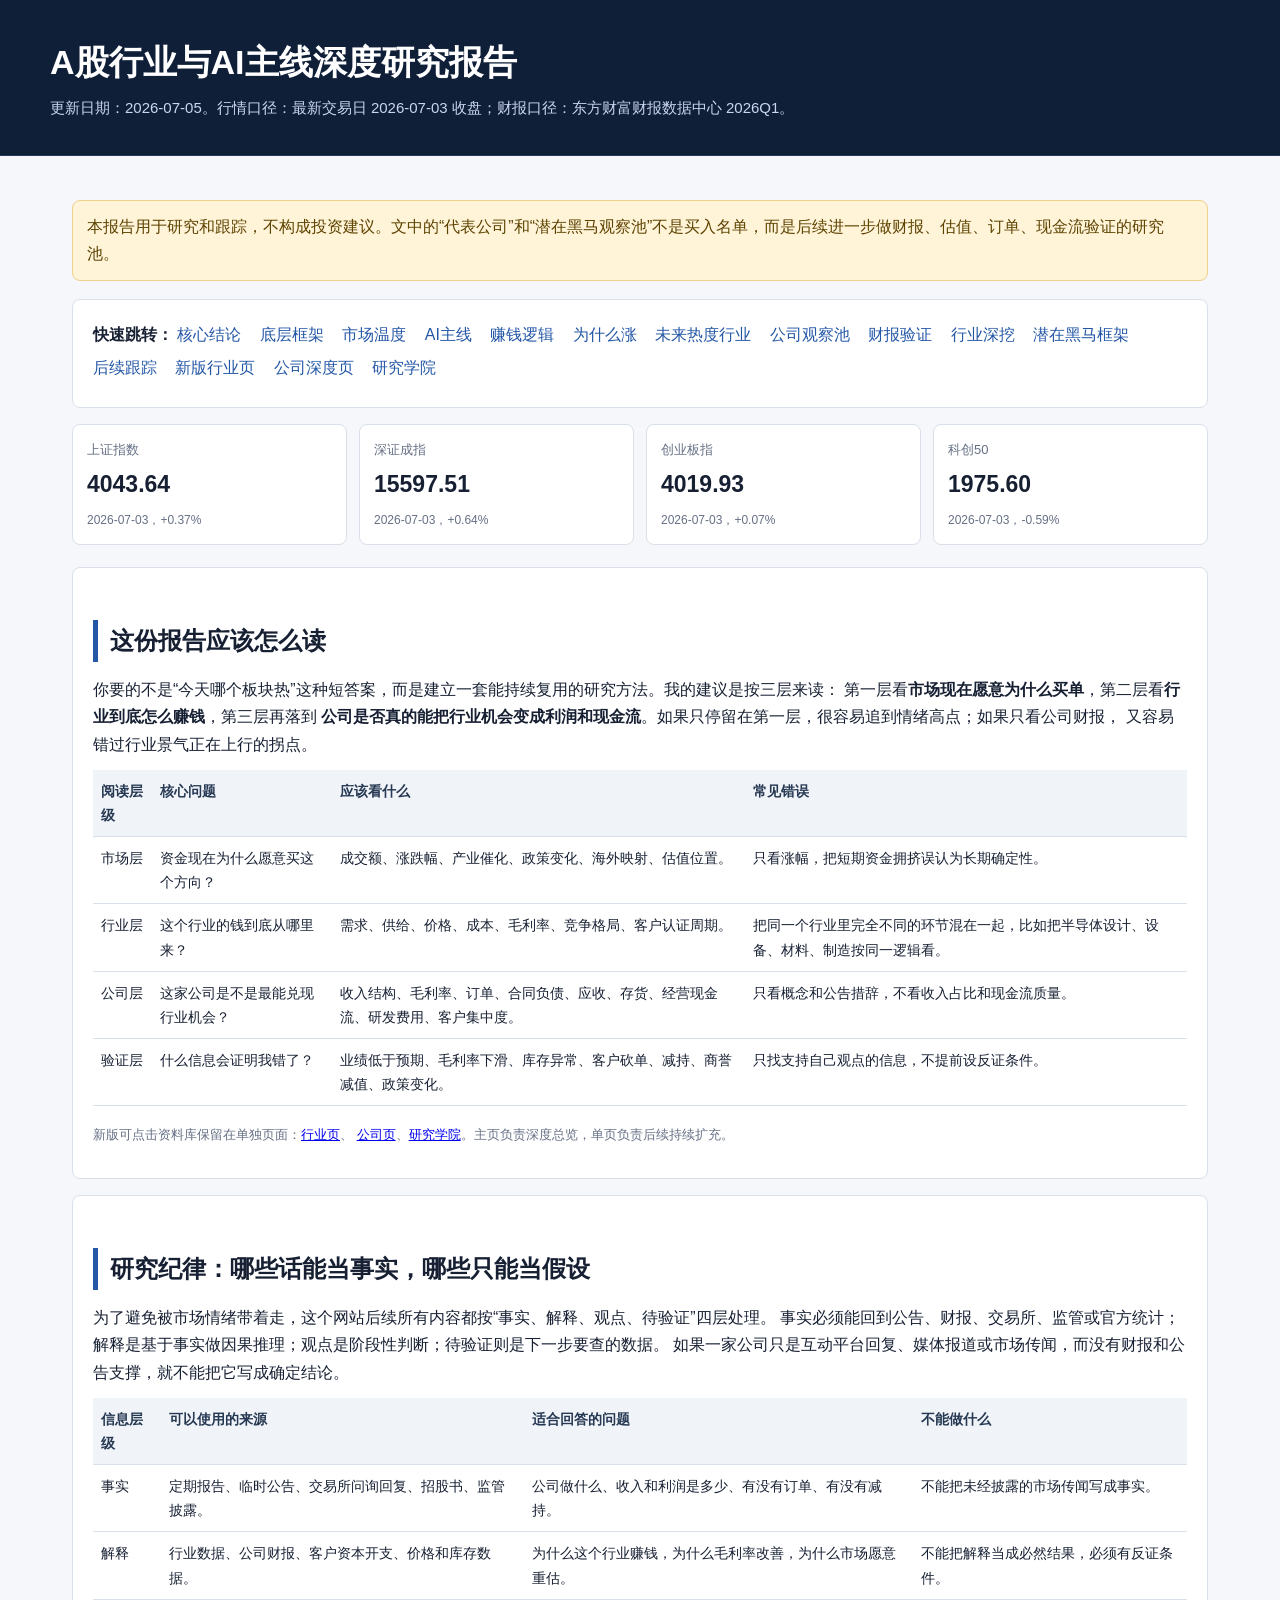
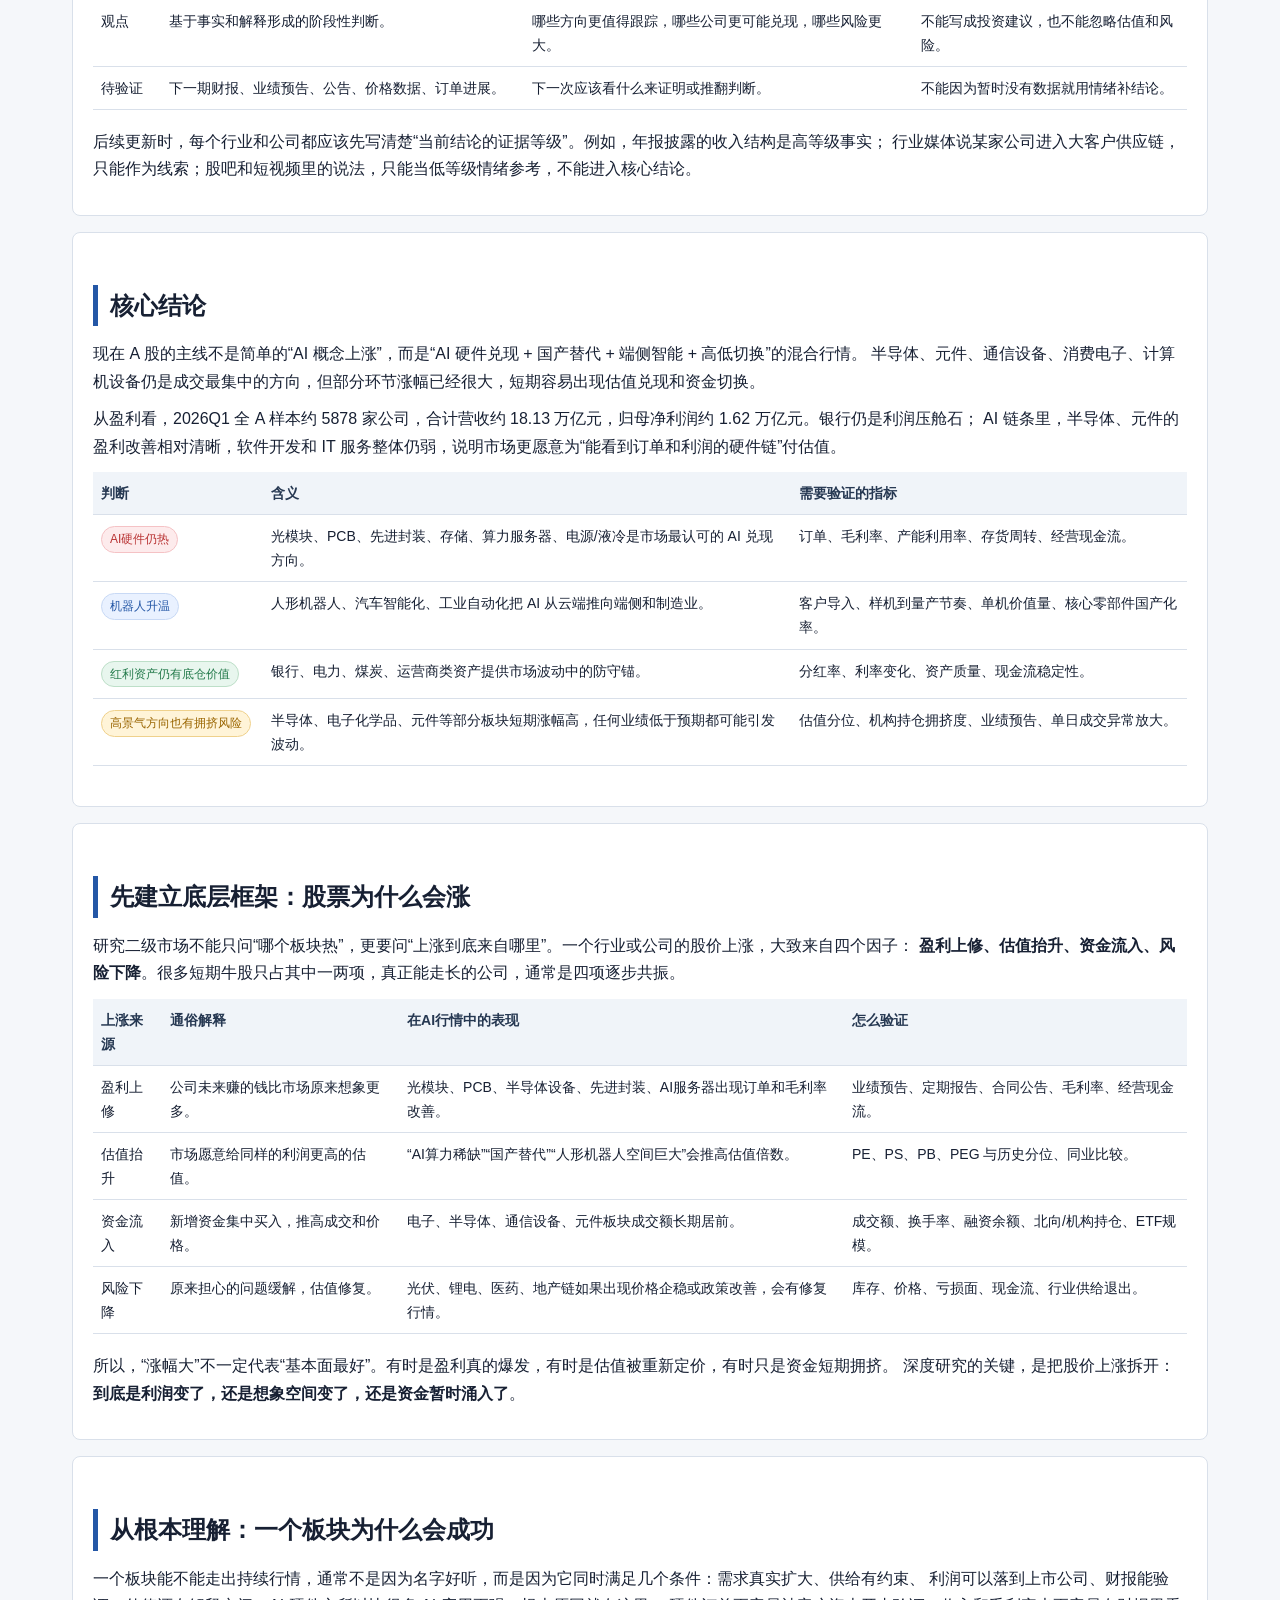
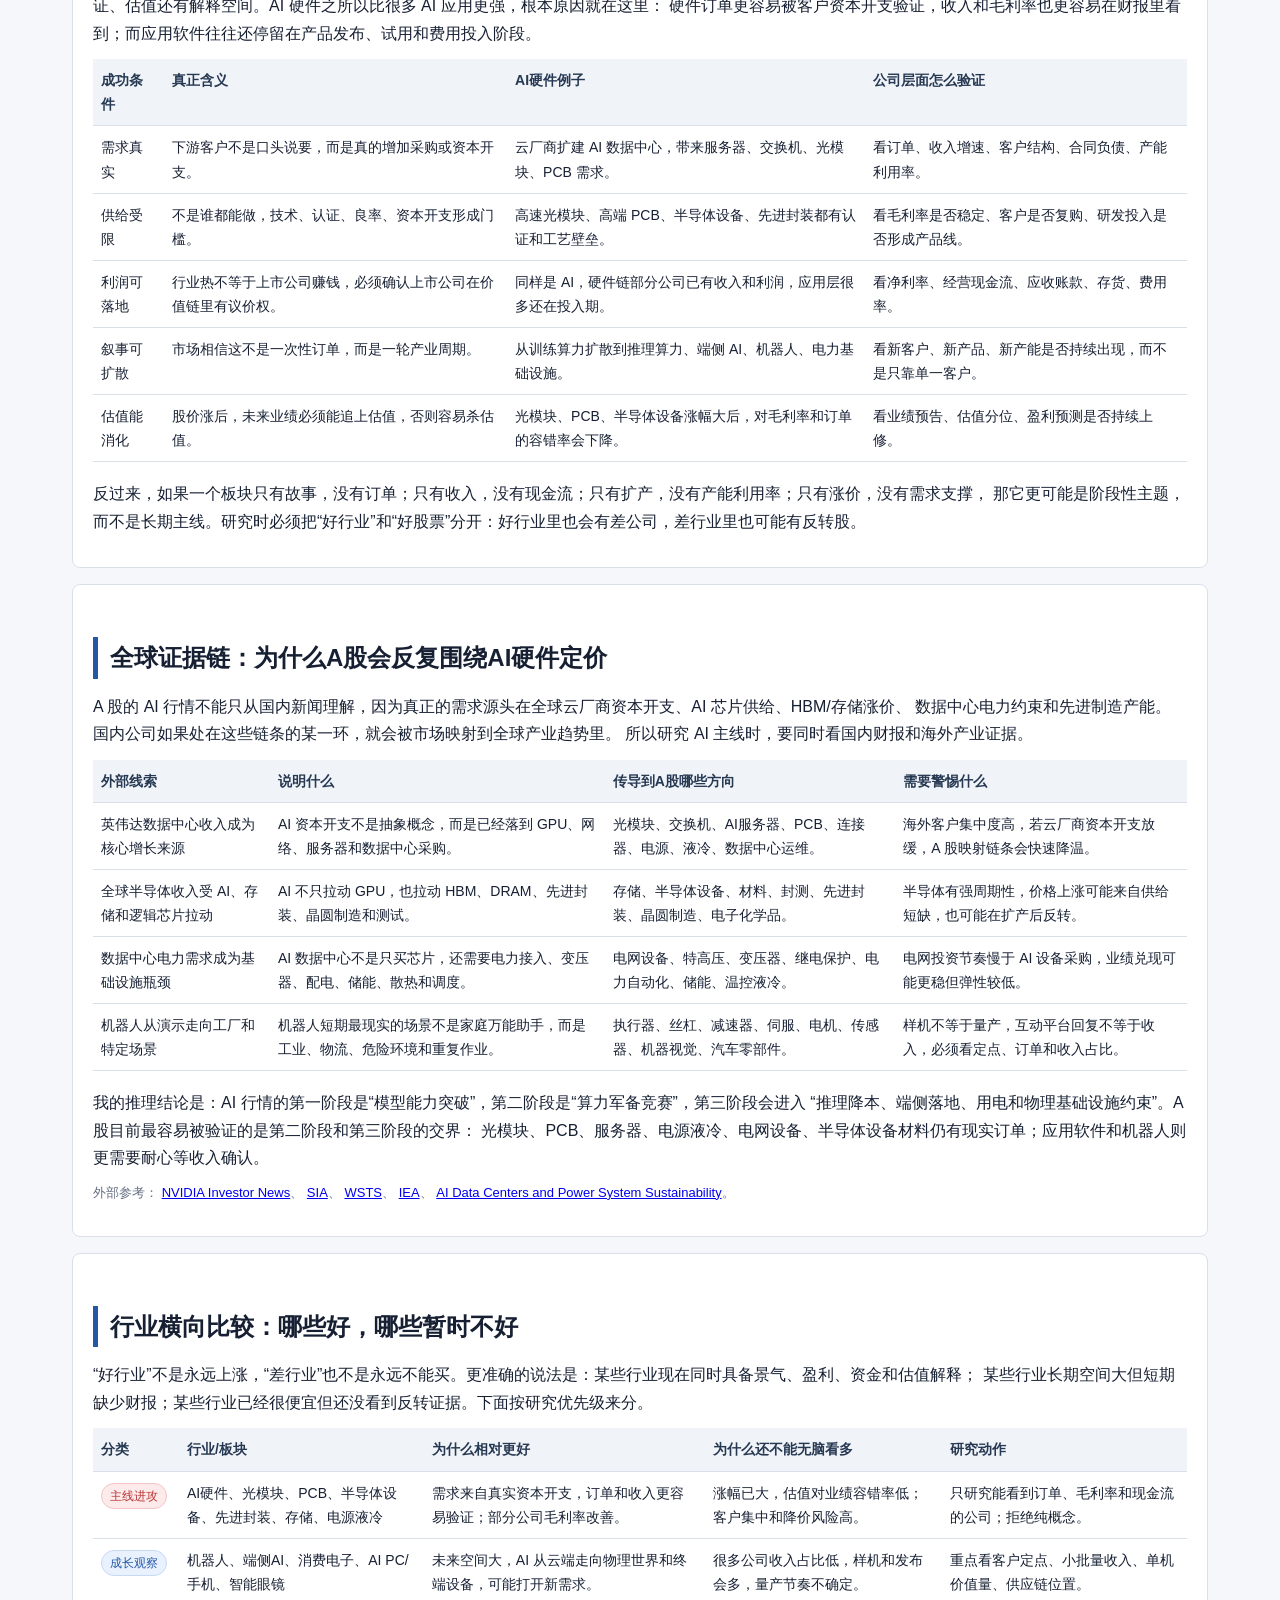
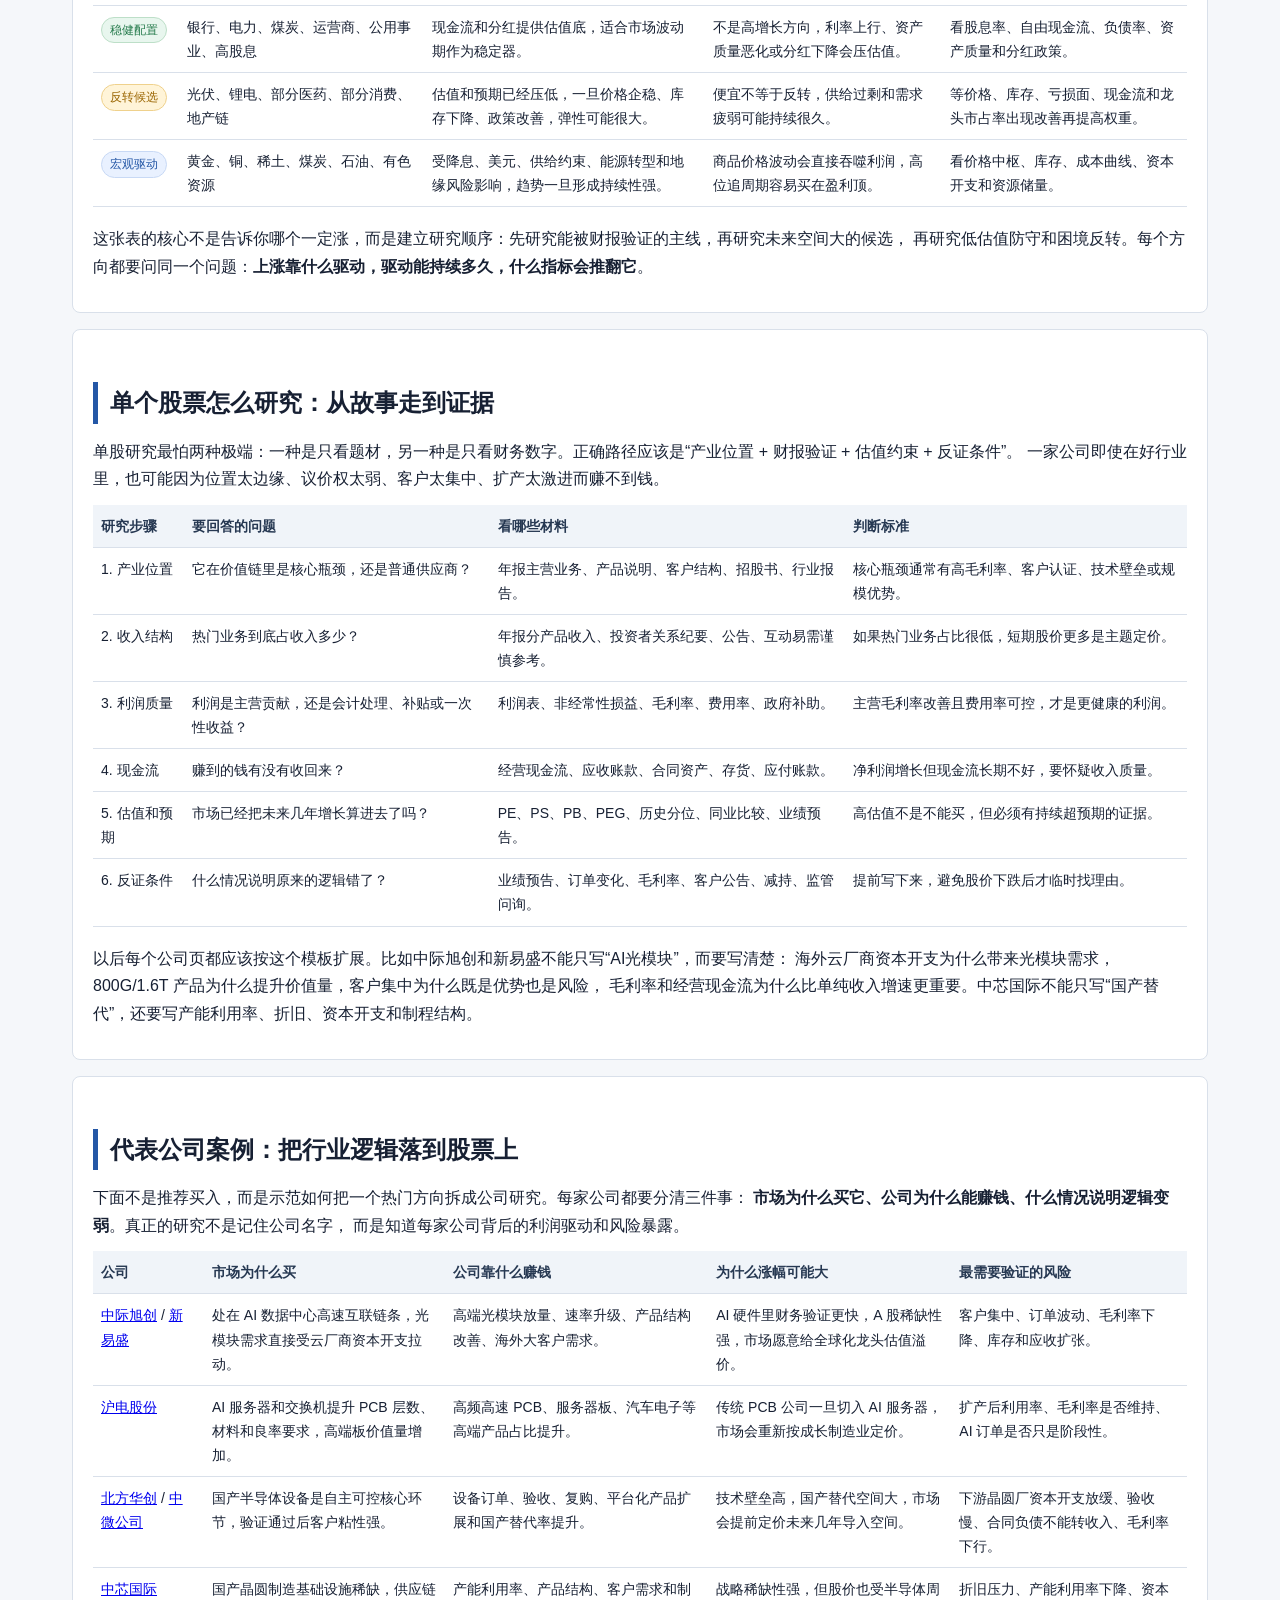
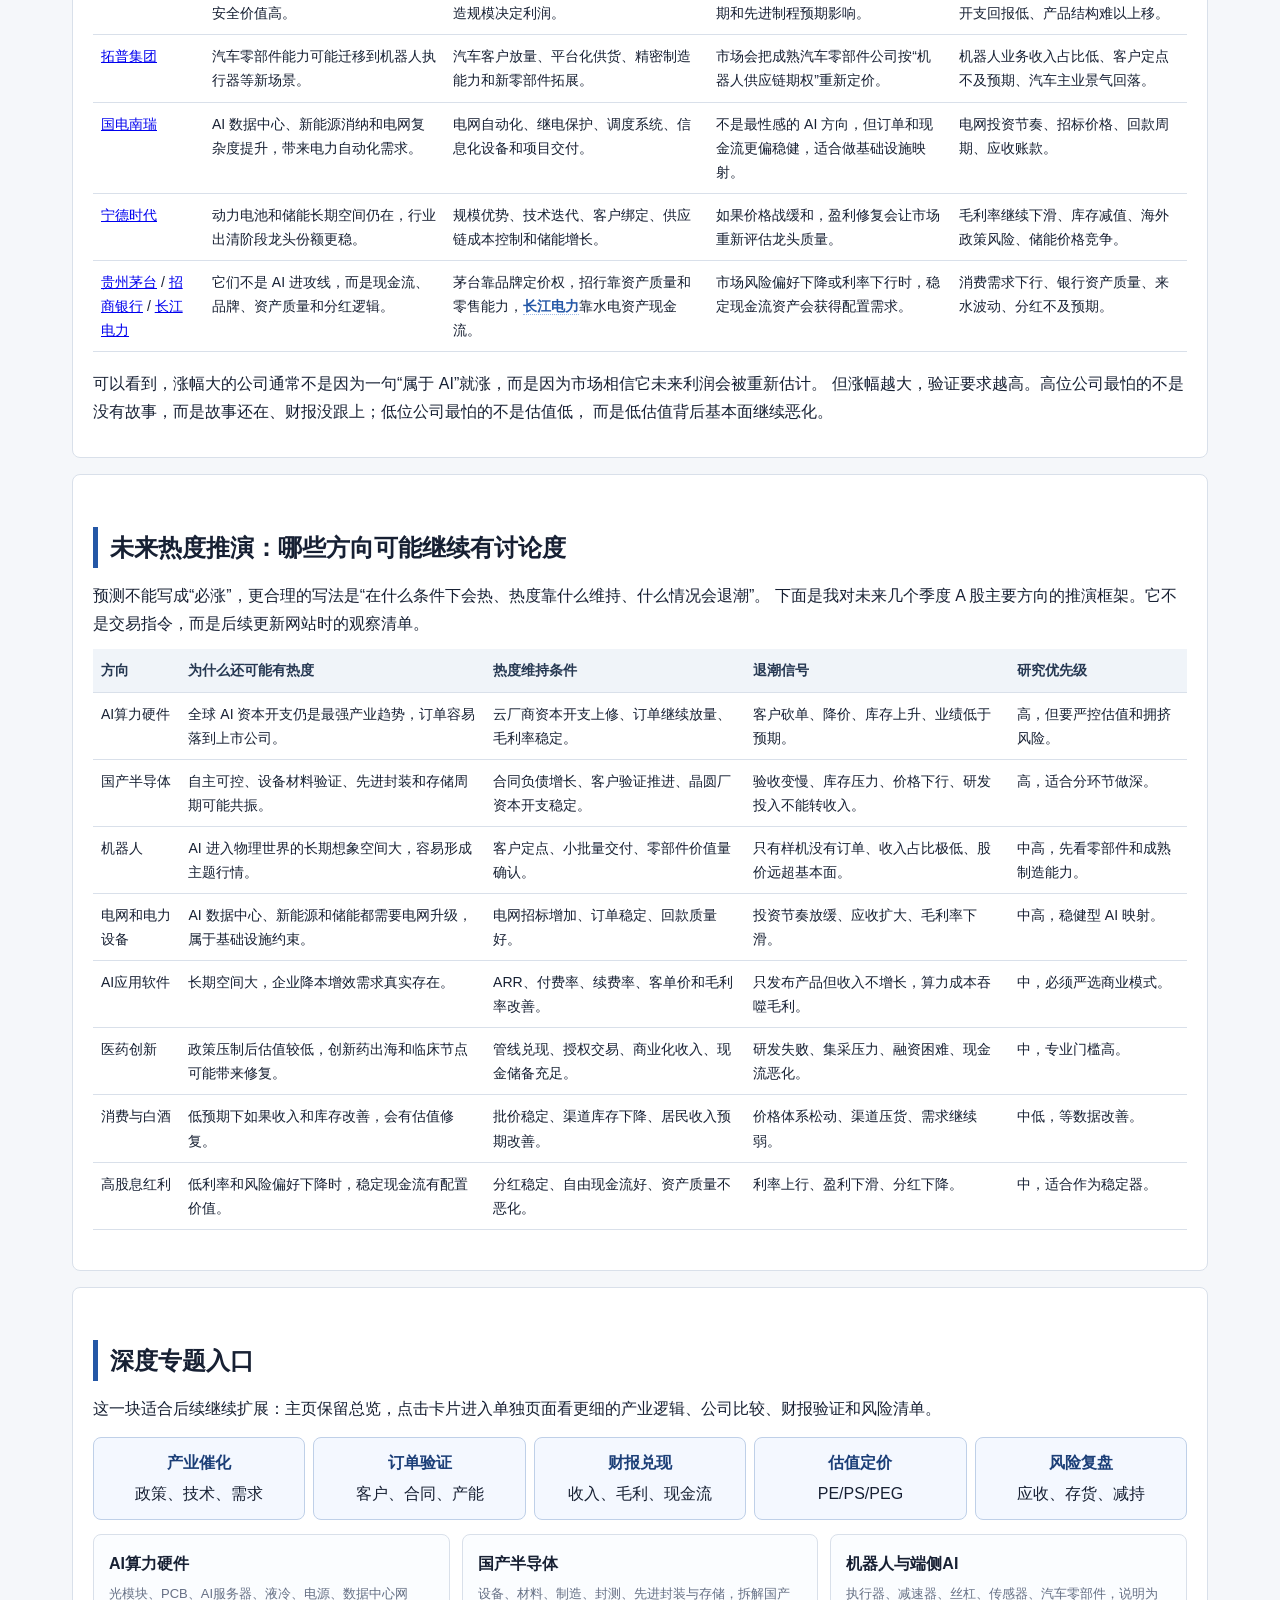
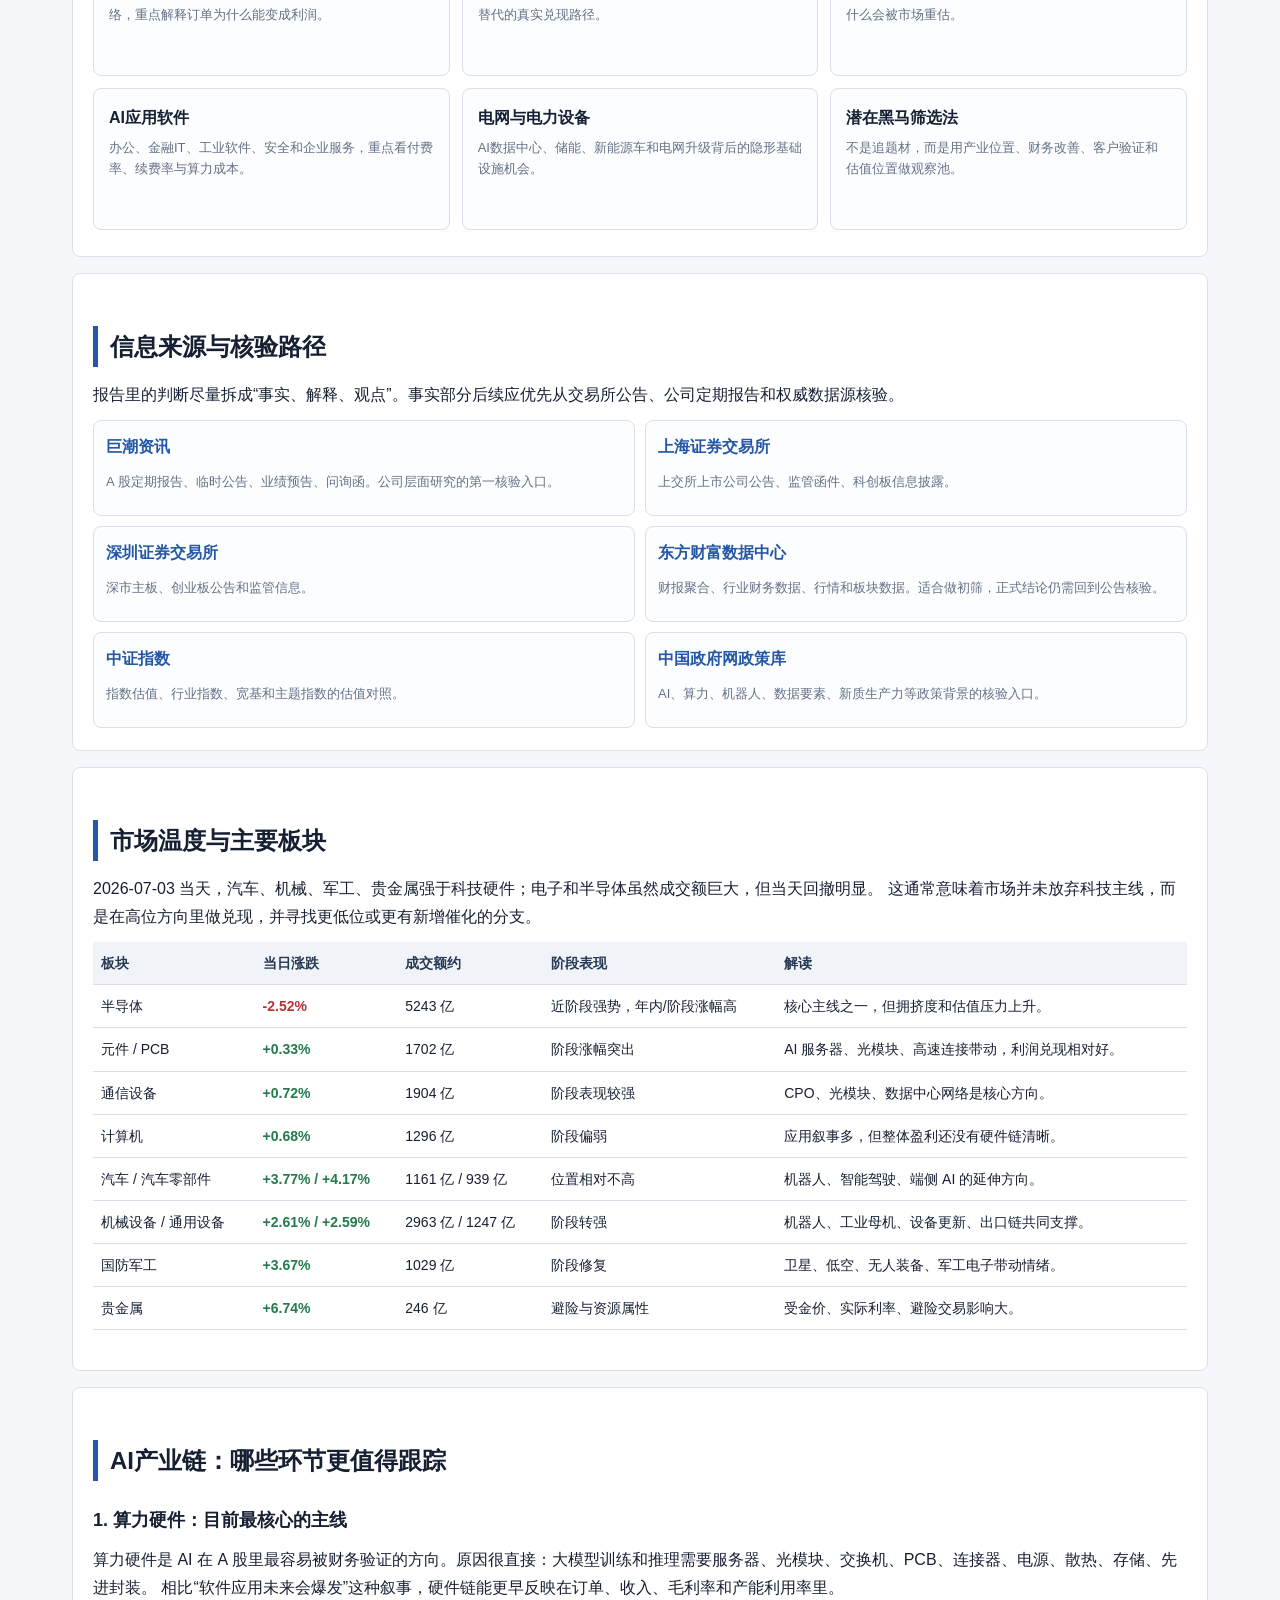
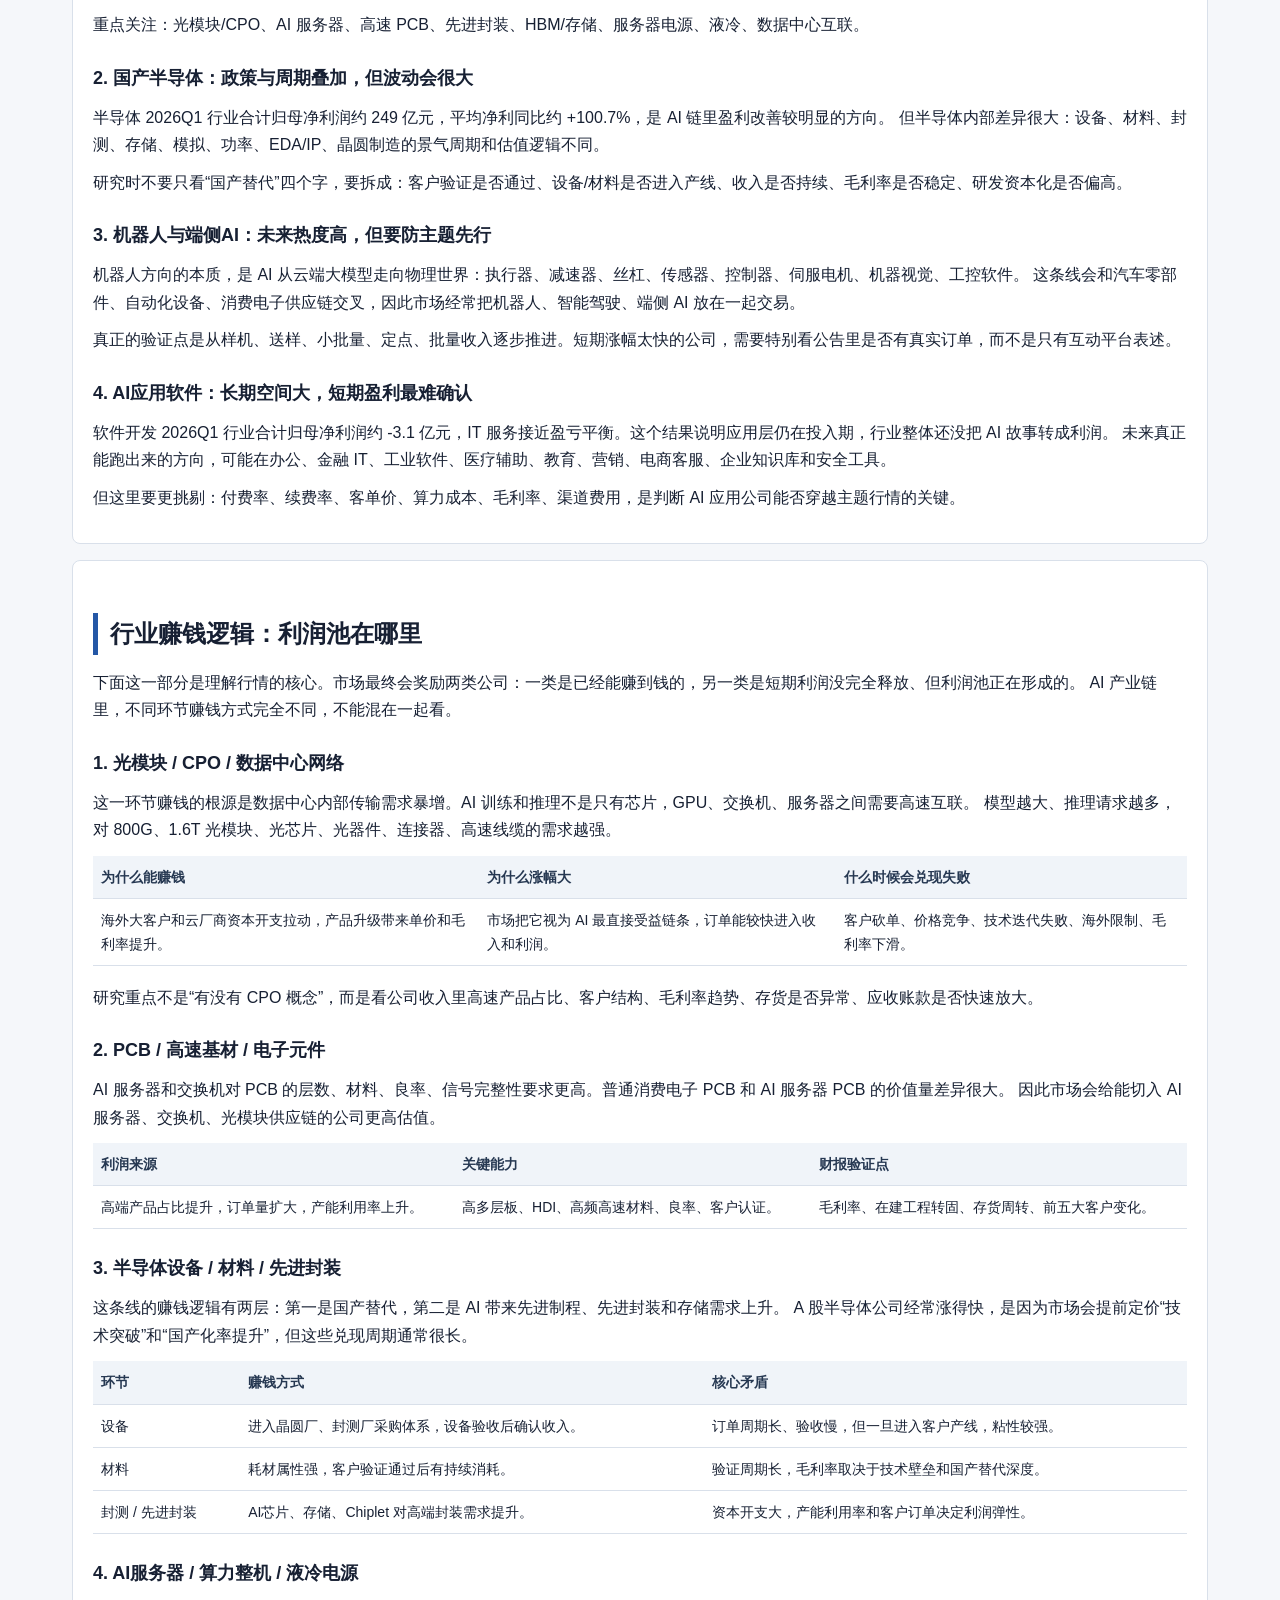
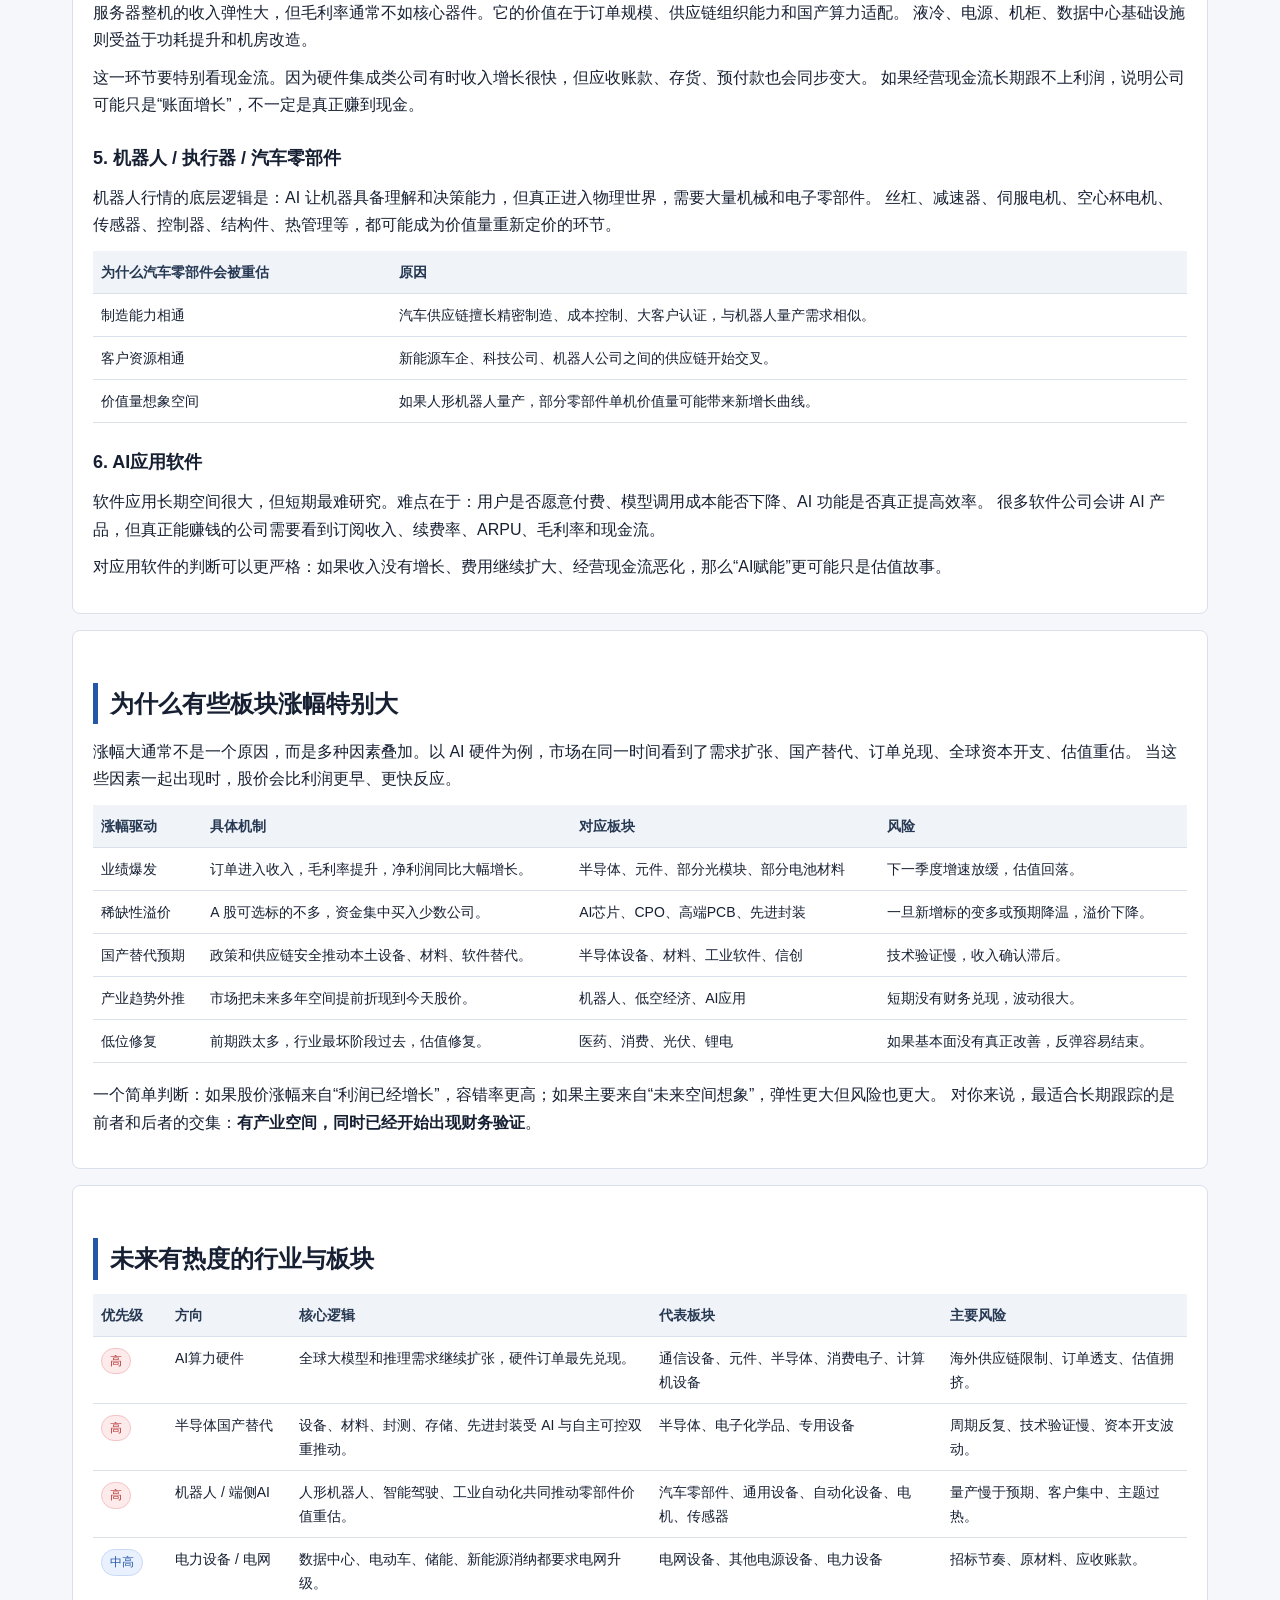
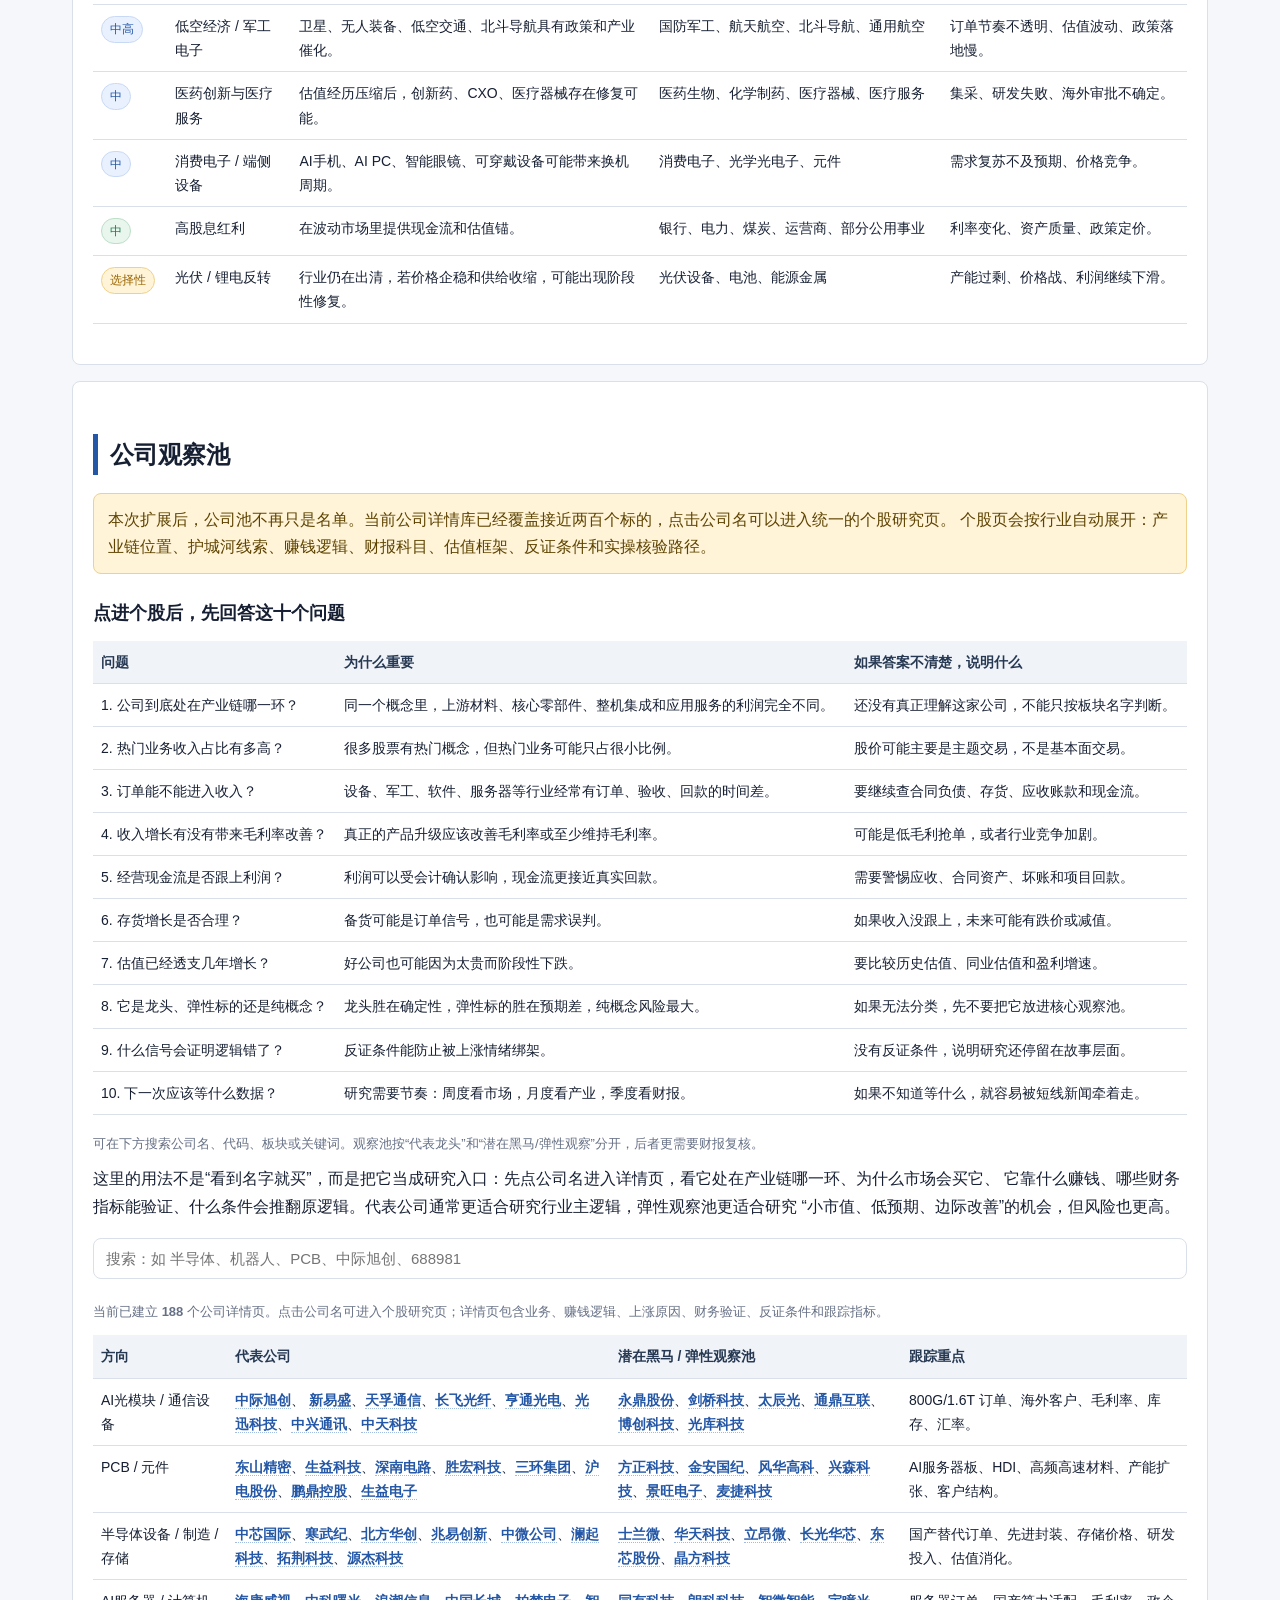
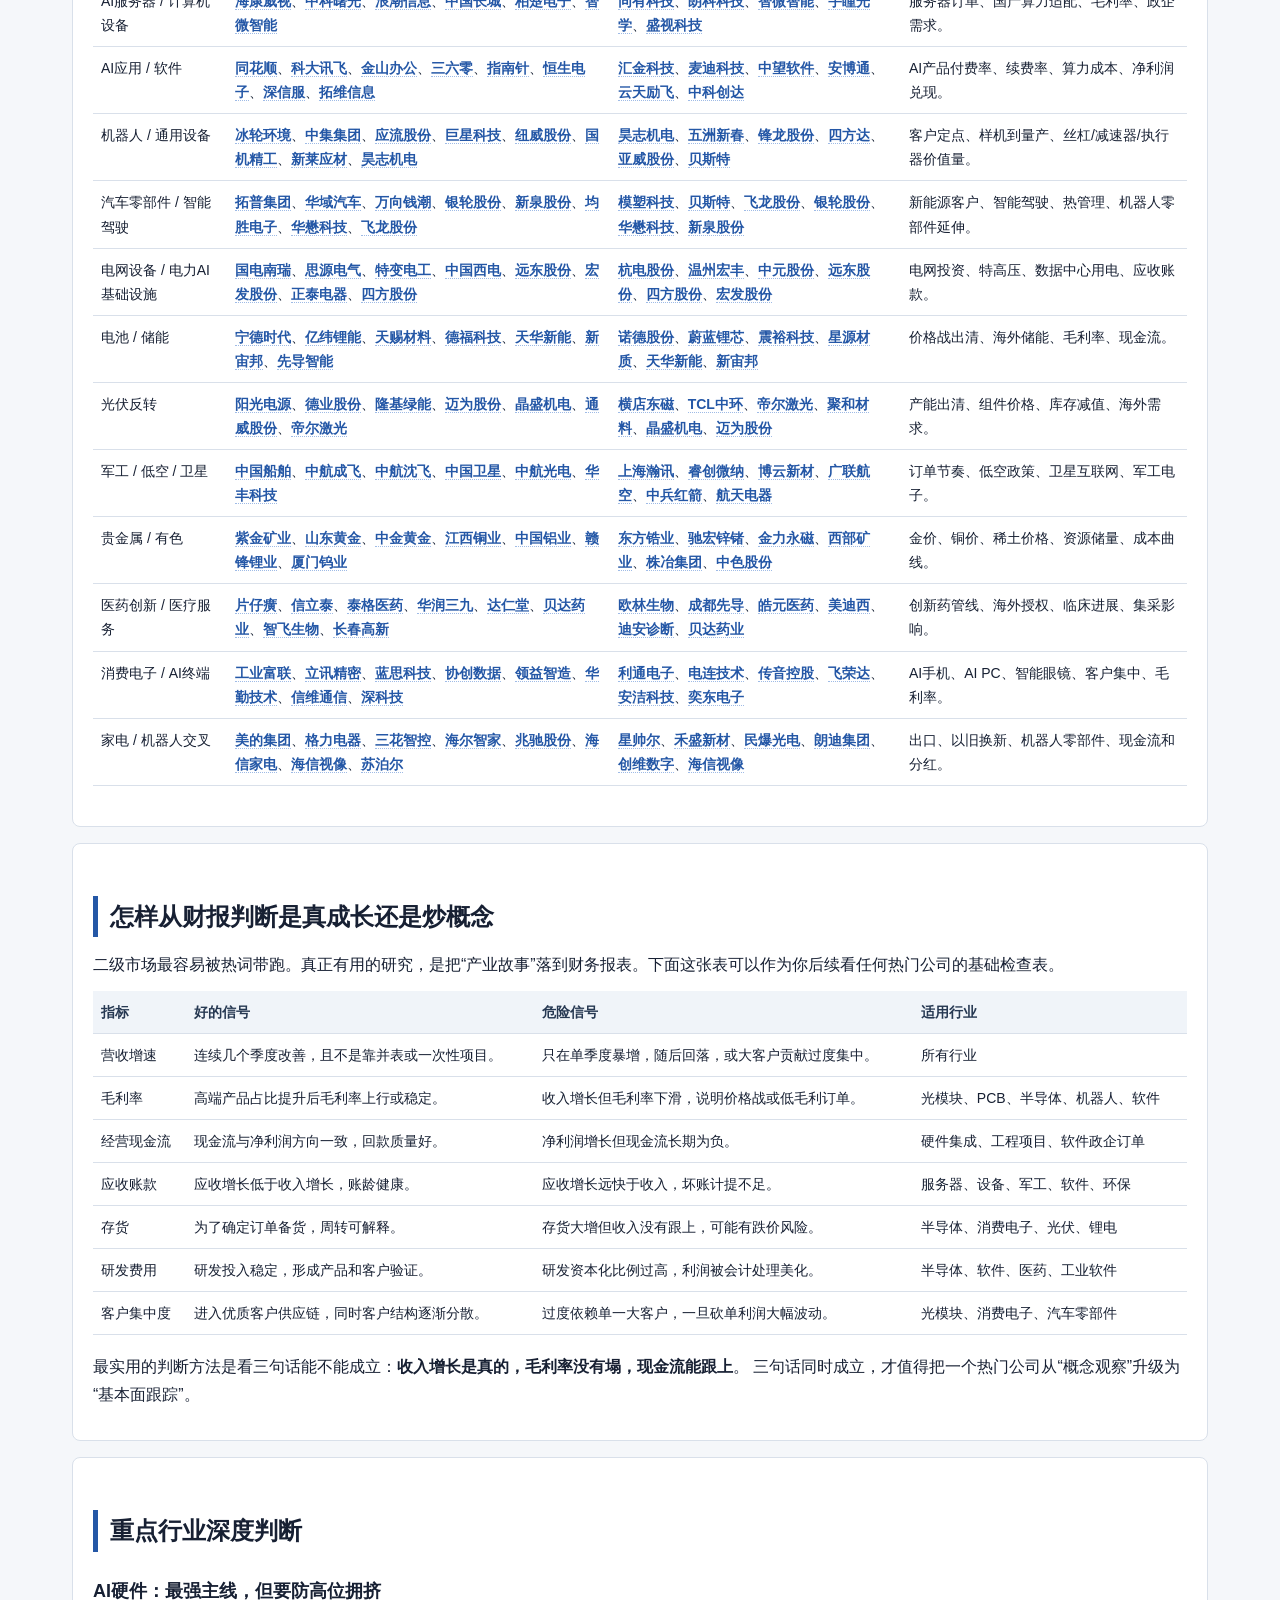
<file: index.html>
<!doctype html>
<html lang="zh-CN">
<head>
  <meta charset="utf-8">
  <meta name="viewport" content="width=device-width, initial-scale=1">
  <title>A股行业与AI主线深度研究报告</title>
  <style>
    :root {
      --bg: #f5f7fa;
      --ink: #172033;
      --muted: #667085;
      --line: #d9e0ea;
      --panel: #ffffff;
      --blue: #2457a6;
      --green: #247a4b;
      --red: #b83232;
      --amber: #9a6500;
      --soft-blue: #e9f1ff;
      --soft-green: #e8f6ee;
      --soft-amber: #fff4d8;
      --soft-red: #fdebec;
    }

    * { box-sizing: border-box; }

    body {
      margin: 0;
      background: var(--bg);
      color: var(--ink);
      font-family: "Microsoft YaHei", "PingFang SC", "Segoe UI", Arial, sans-serif;
      line-height: 1.72;
    }

    header {
      background: #0f1f38;
      color: #fff;
      padding: 42px 28px 34px;
      border-bottom: 1px solid #253b5c;
    }

    main {
      max-width: 1180px;
      margin: 0 auto;
      padding: 26px 22px 56px;
    }

    h1 {
      max-width: 1180px;
      margin: 0 auto 12px;
      font-size: 34px;
      line-height: 1.2;
      letter-spacing: 0;
      font-weight: 750;
    }

    h2 {
      margin: 34px 0 14px;
      font-size: 24px;
      border-left: 5px solid var(--blue);
      padding-left: 12px;
    }

    h3 {
      margin: 24px 0 10px;
      font-size: 18px;
    }

    p { margin: 10px 0; }

    .subtitle {
      max-width: 1180px;
      margin: 0 auto;
      color: #c9d6ee;
      font-size: 15px;
    }

    .notice {
      background: var(--soft-amber);
      border: 1px solid #efd18c;
      color: #5e4300;
      padding: 12px 14px;
      border-radius: 8px;
      margin: 18px 0;
    }

    .grid {
      display: grid;
      grid-template-columns: repeat(4, minmax(0, 1fr));
      gap: 12px;
      margin: 16px 0 22px;
    }

    .metric {
      background: var(--panel);
      border: 1px solid var(--line);
      border-radius: 8px;
      padding: 14px;
    }

    .metric .label {
      color: var(--muted);
      font-size: 13px;
    }

    .metric .value {
      font-size: 23px;
      font-weight: 760;
      margin-top: 4px;
    }

    .metric .note {
      color: var(--muted);
      font-size: 12px;
      margin-top: 5px;
    }

    section {
      background: var(--panel);
      border: 1px solid var(--line);
      border-radius: 8px;
      padding: 18px 20px 22px;
      margin: 16px 0;
    }

    table {
      width: 100%;
      border-collapse: collapse;
      margin: 12px 0 18px;
      font-size: 14px;
    }

    th, td {
      border-bottom: 1px solid var(--line);
      padding: 9px 8px;
      vertical-align: top;
      text-align: left;
    }

    th {
      background: #f0f4f9;
      color: #263852;
      font-weight: 700;
    }

    tr:hover td { background: #f8fbff; }

    .tag {
      display: inline-block;
      border-radius: 999px;
      padding: 2px 8px;
      font-size: 12px;
      margin: 2px 4px 2px 0;
      border: 1px solid transparent;
      white-space: nowrap;
    }

    .hot { background: var(--soft-red); color: var(--red); border-color: #f5c2c5; }
    .watch { background: var(--soft-blue); color: var(--blue); border-color: #c8d9f5; }
    .profit { background: var(--soft-green); color: var(--green); border-color: #bddfc8; }
    .risk { background: var(--soft-amber); color: var(--amber); border-color: #efd18c; }
    .muted { color: var(--muted); }
    .red { color: var(--red); font-weight: 700; }
    .green { color: var(--green); font-weight: 700; }
    .blue { color: var(--blue); font-weight: 700; }

    .two-col {
      display: grid;
      grid-template-columns: 1fr 1fr;
      gap: 16px;
    }

    .toc a {
      color: var(--blue);
      text-decoration: none;
      margin-right: 14px;
      white-space: nowrap;
      line-height: 2.1;
    }

    .small {
      font-size: 13px;
      color: var(--muted);
    }

    .link-grid {
      display: grid;
      grid-template-columns: repeat(3, minmax(0, 1fr));
      gap: 12px;
      margin: 14px 0 4px;
    }

    .deep-card {
      display: block;
      min-height: 142px;
      border: 1px solid var(--line);
      border-radius: 8px;
      padding: 15px;
      color: var(--ink);
      text-decoration: none;
      background: #fbfdff;
    }

    .deep-card:hover {
      border-color: #9fbbe6;
      background: #f3f8ff;
    }

    .deep-card strong {
      display: block;
      margin-bottom: 7px;
      font-size: 16px;
    }

    .deep-card span {
      display: block;
      color: var(--muted);
      font-size: 13px;
      line-height: 1.6;
    }

    .company-link {
      color: var(--blue);
      font-weight: 700;
      text-decoration: none;
      border-bottom: 1px dotted #9fbbe6;
    }

    .company-link:hover {
      color: #0f3b83;
      border-bottom-style: solid;
    }

    .source-grid {
      display: grid;
      grid-template-columns: repeat(2, minmax(0, 1fr));
      gap: 10px;
      margin-top: 12px;
    }

    .source-item {
      border: 1px solid var(--line);
      border-radius: 8px;
      padding: 12px;
      background: #fbfdff;
    }

    .source-item a {
      color: var(--blue);
      font-weight: 700;
      text-decoration: none;
    }

    .visual-flow {
      display: grid;
      grid-template-columns: repeat(5, minmax(0, 1fr));
      gap: 8px;
      margin: 14px 0;
    }

    .flow-node {
      border: 1px solid #bfd0e8;
      border-radius: 8px;
      padding: 11px 9px;
      background: #f4f8ff;
      text-align: center;
      min-height: 74px;
    }

    .flow-node strong {
      display: block;
      color: #1c3f78;
      margin-bottom: 4px;
    }

    input[type="search"] {
      width: 100%;
      border: 1px solid var(--line);
      border-radius: 8px;
      padding: 11px 12px;
      font-size: 15px;
      margin: 8px 0 12px;
    }

    @media (max-width: 900px) {
      .grid, .two-col, .link-grid, .source-grid, .visual-flow { grid-template-columns: 1fr; }
      h1 { font-size: 27px; }
      main { padding: 18px 12px 42px; }
      section { padding: 15px 12px; }
      table { font-size: 13px; }
      th, td { padding: 8px 6px; }
    }
  </style>
</head>
<body>
  <header>
    <h1>A股行业与AI主线深度研究报告</h1>
    <p class="subtitle">更新日期：2026-07-05。行情口径：最新交易日 2026-07-03 收盘；财报口径：东方财富财报数据中心 2026Q1。</p>
  </header>

  <main>
    <div class="notice">
      本报告用于研究和跟踪，不构成投资建议。文中的“代表公司”和“潜在黑马观察池”不是买入名单，而是后续进一步做财报、估值、订单、现金流验证的研究池。
    </div>

    <section class="toc">
      <strong>快速跳转：</strong>
      <a href="#summary">核心结论</a>
      <a href="#framework">底层框架</a>
      <a href="#market">市场温度</a>
      <a href="#ai">AI主线</a>
      <a href="#profitlogic">赚钱逻辑</a>
      <a href="#valuation">为什么涨</a>
      <a href="#themes">未来热度行业</a>
      <a href="#watchlist">公司观察池</a>
      <a href="#financial-check">财报验证</a>
      <a href="#deep-sectors">行业深挖</a>
      <a href="#blackhorse">潜在黑马框架</a>
      <a href="#track">后续跟踪</a>
      <a href="sector.html?id=ai-hardware">新版行业页</a>
      <a href="company.html?code=300308">公司深度页</a>
      <a href="learn.html">研究学院</a>
    </section>

    <div class="grid">
      <div class="metric">
        <div class="label">上证指数</div>
        <div class="value">4043.64</div>
        <div class="note">2026-07-03，+0.37%</div>
      </div>
      <div class="metric">
        <div class="label">深证成指</div>
        <div class="value">15597.51</div>
        <div class="note">2026-07-03，+0.64%</div>
      </div>
      <div class="metric">
        <div class="label">创业板指</div>
        <div class="value">4019.93</div>
        <div class="note">2026-07-03，+0.07%</div>
      </div>
      <div class="metric">
        <div class="label">科创50</div>
        <div class="value">1975.60</div>
        <div class="note">2026-07-03，-0.59%</div>
      </div>
    </div>

    <section id="how-to-read">
      <h2>这份报告应该怎么读</h2>
      <p>
        你要的不是“今天哪个板块热”这种短答案，而是建立一套能持续复用的研究方法。我的建议是按三层来读：
        第一层看<strong>市场现在愿意为什么买单</strong>，第二层看<strong>行业到底怎么赚钱</strong>，第三层再落到
        <strong>公司是否真的能把行业机会变成利润和现金流</strong>。如果只停留在第一层，很容易追到情绪高点；如果只看公司财报，
        又容易错过行业景气正在上行的拐点。
      </p>
      <table>
        <thead>
          <tr>
            <th>阅读层级</th>
            <th>核心问题</th>
            <th>应该看什么</th>
            <th>常见错误</th>
          </tr>
        </thead>
        <tbody>
          <tr>
            <td>市场层</td>
            <td>资金现在为什么愿意买这个方向？</td>
            <td>成交额、涨跌幅、产业催化、政策变化、海外映射、估值位置。</td>
            <td>只看涨幅，把短期资金拥挤误认为长期确定性。</td>
          </tr>
          <tr>
            <td>行业层</td>
            <td>这个行业的钱到底从哪里来？</td>
            <td>需求、供给、价格、成本、毛利率、竞争格局、客户认证周期。</td>
            <td>把同一个行业里完全不同的环节混在一起，比如把半导体设计、设备、材料、制造按同一逻辑看。</td>
          </tr>
          <tr>
            <td>公司层</td>
            <td>这家公司是不是最能兑现行业机会？</td>
            <td>收入结构、毛利率、订单、合同负债、应收、存货、经营现金流、研发费用、客户集中度。</td>
            <td>只看概念和公告措辞，不看收入占比和现金流质量。</td>
          </tr>
          <tr>
            <td>验证层</td>
            <td>什么信息会证明我错了？</td>
            <td>业绩低于预期、毛利率下滑、库存异常、客户砍单、减持、商誉减值、政策变化。</td>
            <td>只找支持自己观点的信息，不提前设反证条件。</td>
          </tr>
        </tbody>
      </table>
      <p class="small">
        新版可点击资料库保留在单独页面：<a href="sector.html?id=ai-hardware">行业页</a>、
        <a href="company.html?code=300308">公司页</a>、<a href="learn.html">研究学院</a>。主页负责深度总览，单页负责后续持续扩充。
      </p>
    </section>

    <section id="research-discipline">
      <h2>研究纪律：哪些话能当事实，哪些只能当假设</h2>
      <p>
        为了避免被市场情绪带着走，这个网站后续所有内容都按“事实、解释、观点、待验证”四层处理。
        事实必须能回到公告、财报、交易所、监管或官方统计；解释是基于事实做因果推理；观点是阶段性判断；待验证则是下一步要查的数据。
        如果一家公司只是互动平台回复、媒体报道或市场传闻，而没有财报和公告支撑，就不能把它写成确定结论。
      </p>
      <table>
        <thead>
          <tr>
            <th>信息层级</th>
            <th>可以使用的来源</th>
            <th>适合回答的问题</th>
            <th>不能做什么</th>
          </tr>
        </thead>
        <tbody>
          <tr>
            <td>事实</td>
            <td>定期报告、临时公告、交易所问询回复、招股书、监管披露。</td>
            <td>公司做什么、收入和利润是多少、有没有订单、有没有减持。</td>
            <td>不能把未经披露的市场传闻写成事实。</td>
          </tr>
          <tr>
            <td>解释</td>
            <td>行业数据、公司财报、客户资本开支、价格和库存数据。</td>
            <td>为什么这个行业赚钱，为什么毛利率改善，为什么市场愿意重估。</td>
            <td>不能把解释当成必然结果，必须有反证条件。</td>
          </tr>
          <tr>
            <td>观点</td>
            <td>基于事实和解释形成的阶段性判断。</td>
            <td>哪些方向更值得跟踪，哪些公司更可能兑现，哪些风险更大。</td>
            <td>不能写成投资建议，也不能忽略估值和风险。</td>
          </tr>
          <tr>
            <td>待验证</td>
            <td>下一期财报、业绩预告、公告、价格数据、订单进展。</td>
            <td>下一次应该看什么来证明或推翻判断。</td>
            <td>不能因为暂时没有数据就用情绪补结论。</td>
          </tr>
        </tbody>
      </table>
      <p>
        后续更新时，每个行业和公司都应该先写清楚“当前结论的证据等级”。例如，年报披露的收入结构是高等级事实；
        行业媒体说某家公司进入大客户供应链，只能作为线索；股吧和短视频里的说法，只能当低等级情绪参考，不能进入核心结论。
      </p>
    </section>

    <section id="summary">
      <h2>核心结论</h2>
      <p>
        现在 A 股的主线不是简单的“AI 概念上涨”，而是“AI 硬件兑现 + 国产替代 + 端侧智能 + 高低切换”的混合行情。
        半导体、元件、通信设备、消费电子、计算机设备仍是成交最集中的方向，但部分环节涨幅已经很大，短期容易出现估值兑现和资金切换。
      </p>
      <p>
        从盈利看，2026Q1 全 A 样本约 5878 家公司，合计营收约 18.13 万亿元，归母净利润约 1.62 万亿元。银行仍是利润压舱石；
        AI 链条里，半导体、元件的盈利改善相对清晰，软件开发和 IT 服务整体仍弱，说明市场更愿意为“能看到订单和利润的硬件链”付估值。
      </p>
      <table>
        <thead>
          <tr>
            <th>判断</th>
            <th>含义</th>
            <th>需要验证的指标</th>
          </tr>
        </thead>
        <tbody>
          <tr>
            <td><span class="tag hot">AI硬件仍热</span></td>
            <td>光模块、PCB、先进封装、存储、算力服务器、电源/液冷是市场最认可的 AI 兑现方向。</td>
            <td>订单、毛利率、产能利用率、存货周转、经营现金流。</td>
          </tr>
          <tr>
            <td><span class="tag watch">机器人升温</span></td>
            <td>人形机器人、汽车智能化、工业自动化把 AI 从云端推向端侧和制造业。</td>
            <td>客户导入、样机到量产节奏、单机价值量、核心零部件国产化率。</td>
          </tr>
          <tr>
            <td><span class="tag profit">红利资产仍有底仓价值</span></td>
            <td>银行、电力、煤炭、运营商类资产提供市场波动中的防守锚。</td>
            <td>分红率、利率变化、资产质量、现金流稳定性。</td>
          </tr>
          <tr>
            <td><span class="tag risk">高景气方向也有拥挤风险</span></td>
            <td>半导体、电子化学品、元件等部分板块短期涨幅高，任何业绩低于预期都可能引发波动。</td>
            <td>估值分位、机构持仓拥挤度、业绩预告、单日成交异常放大。</td>
          </tr>
        </tbody>
      </table>
    </section>

    <section id="framework">
      <h2>先建立底层框架：股票为什么会涨</h2>
      <p>
        研究二级市场不能只问“哪个板块热”，更要问“上涨到底来自哪里”。一个行业或公司的股价上涨，大致来自四个因子：
        <strong>盈利上修、估值抬升、资金流入、风险下降</strong>。很多短期牛股只占其中一两项，真正能走长的公司，通常是四项逐步共振。
      </p>
      <table>
        <thead>
          <tr>
            <th>上涨来源</th>
            <th>通俗解释</th>
            <th>在AI行情中的表现</th>
            <th>怎么验证</th>
          </tr>
        </thead>
        <tbody>
          <tr>
            <td>盈利上修</td>
            <td>公司未来赚的钱比市场原来想象更多。</td>
            <td>光模块、PCB、半导体设备、先进封装、AI服务器出现订单和毛利率改善。</td>
            <td>业绩预告、定期报告、合同公告、毛利率、经营现金流。</td>
          </tr>
          <tr>
            <td>估值抬升</td>
            <td>市场愿意给同样的利润更高的估值。</td>
            <td>“AI算力稀缺”“国产替代”“人形机器人空间巨大”会推高估值倍数。</td>
            <td>PE、PS、PB、PEG 与历史分位、同业比较。</td>
          </tr>
          <tr>
            <td>资金流入</td>
            <td>新增资金集中买入，推高成交和价格。</td>
            <td>电子、半导体、通信设备、元件板块成交额长期居前。</td>
            <td>成交额、换手率、融资余额、北向/机构持仓、ETF规模。</td>
          </tr>
          <tr>
            <td>风险下降</td>
            <td>原来担心的问题缓解，估值修复。</td>
            <td>光伏、锂电、医药、地产链如果出现价格企稳或政策改善，会有修复行情。</td>
            <td>库存、价格、亏损面、现金流、行业供给退出。</td>
          </tr>
        </tbody>
      </table>
      <p>
        所以，“涨幅大”不一定代表“基本面最好”。有时是盈利真的爆发，有时是估值被重新定价，有时只是资金短期拥挤。
        深度研究的关键，是把股价上涨拆开：<strong>到底是利润变了，还是想象空间变了，还是资金暂时涌入了</strong>。
      </p>
    </section>

    <section id="cause-chain">
      <h2>从根本理解：一个板块为什么会成功</h2>
      <p>
        一个板块能不能走出持续行情，通常不是因为名字好听，而是因为它同时满足几个条件：需求真实扩大、供给有约束、
        利润可以落到上市公司、财报能验证、估值还有解释空间。AI 硬件之所以比很多 AI 应用更强，根本原因就在这里：
        硬件订单更容易被客户资本开支验证，收入和毛利率也更容易在财报里看到；而应用软件往往还停留在产品发布、试用和费用投入阶段。
      </p>
      <table>
        <thead>
          <tr>
            <th>成功条件</th>
            <th>真正含义</th>
            <th>AI硬件例子</th>
            <th>公司层面怎么验证</th>
          </tr>
        </thead>
        <tbody>
          <tr>
            <td>需求真实</td>
            <td>下游客户不是口头说要，而是真的增加采购或资本开支。</td>
            <td>云厂商扩建 AI 数据中心，带来服务器、交换机、光模块、PCB 需求。</td>
            <td>看订单、收入增速、客户结构、合同负债、产能利用率。</td>
          </tr>
          <tr>
            <td>供给受限</td>
            <td>不是谁都能做，技术、认证、良率、资本开支形成门槛。</td>
            <td>高速光模块、高端 PCB、半导体设备、先进封装都有认证和工艺壁垒。</td>
            <td>看毛利率是否稳定、客户是否复购、研发投入是否形成产品线。</td>
          </tr>
          <tr>
            <td>利润可落地</td>
            <td>行业热不等于上市公司赚钱，必须确认上市公司在价值链里有议价权。</td>
            <td>同样是 AI，硬件链部分公司已有收入和利润，应用层很多还在投入期。</td>
            <td>看净利率、经营现金流、应收账款、存货、费用率。</td>
          </tr>
          <tr>
            <td>叙事可扩散</td>
            <td>市场相信这不是一次性订单，而是一轮产业周期。</td>
            <td>从训练算力扩散到推理算力、端侧 AI、机器人、电力基础设施。</td>
            <td>看新客户、新产品、新产能是否持续出现，而不是只靠单一客户。</td>
          </tr>
          <tr>
            <td>估值能消化</td>
            <td>股价涨后，未来业绩必须能追上估值，否则容易杀估值。</td>
            <td>光模块、PCB、半导体设备涨幅大后，对毛利率和订单的容错率会下降。</td>
            <td>看业绩预告、估值分位、盈利预测是否持续上修。</td>
          </tr>
        </tbody>
      </table>
      <p>
        反过来，如果一个板块只有故事，没有订单；只有收入，没有现金流；只有扩产，没有产能利用率；只有涨价，没有需求支撑，
        那它更可能是阶段性主题，而不是长期主线。研究时必须把“好行业”和“好股票”分开：好行业里也会有差公司，差行业里也可能有反转股。
      </p>
    </section>

    <section id="global-evidence">
      <h2>全球证据链：为什么A股会反复围绕AI硬件定价</h2>
      <p>
        A 股的 AI 行情不能只从国内新闻理解，因为真正的需求源头在全球云厂商资本开支、AI 芯片供给、HBM/存储涨价、
        数据中心电力约束和先进制造产能。国内公司如果处在这些链条的某一环，就会被市场映射到全球产业趋势里。
        所以研究 AI 主线时，要同时看国内财报和海外产业证据。
      </p>
      <table>
        <thead>
          <tr>
            <th>外部线索</th>
            <th>说明什么</th>
            <th>传导到A股哪些方向</th>
            <th>需要警惕什么</th>
          </tr>
        </thead>
        <tbody>
          <tr>
            <td>英伟达数据中心收入成为核心增长来源</td>
            <td>AI 资本开支不是抽象概念，而是已经落到 GPU、网络、服务器和数据中心采购。</td>
            <td>光模块、交换机、AI服务器、PCB、连接器、电源、液冷、数据中心运维。</td>
            <td>海外客户集中度高，若云厂商资本开支放缓，A 股映射链条会快速降温。</td>
          </tr>
          <tr>
            <td>全球半导体收入受 AI、存储和逻辑芯片拉动</td>
            <td>AI 不只拉动 GPU，也拉动 HBM、DRAM、先进封装、晶圆制造和测试。</td>
            <td>存储、半导体设备、材料、封测、先进封装、晶圆制造、电子化学品。</td>
            <td>半导体有强周期性，价格上涨可能来自供给短缺，也可能在扩产后反转。</td>
          </tr>
          <tr>
            <td>数据中心电力需求成为基础设施瓶颈</td>
            <td>AI 数据中心不是只买芯片，还需要电力接入、变压器、配电、储能、散热和调度。</td>
            <td>电网设备、特高压、变压器、继电保护、电力自动化、储能、温控液冷。</td>
            <td>电网投资节奏慢于 AI 设备采购，业绩兑现可能更稳但弹性较低。</td>
          </tr>
          <tr>
            <td>机器人从演示走向工厂和特定场景</td>
            <td>机器人短期最现实的场景不是家庭万能助手，而是工业、物流、危险环境和重复作业。</td>
            <td>执行器、丝杠、减速器、伺服、电机、传感器、机器视觉、汽车零部件。</td>
            <td>样机不等于量产，互动平台回复不等于收入，必须看定点、订单和收入占比。</td>
          </tr>
        </tbody>
      </table>
      <p>
        我的推理结论是：AI 行情的第一阶段是“模型能力突破”，第二阶段是“算力军备竞赛”，第三阶段会进入
        “推理降本、端侧落地、用电和物理基础设施约束”。A 股目前最容易被验证的是第二阶段和第三阶段的交界：
        光模块、PCB、服务器、电源液冷、电网设备、半导体设备材料仍有现实订单；应用软件和机器人则更需要耐心等收入确认。
      </p>
      <p class="small">
        外部参考：
        <a href="https://nvidianews.nvidia.com/" target="_blank" rel="noreferrer">NVIDIA Investor News</a>、
        <a href="https://www.semiconductors.org/" target="_blank" rel="noreferrer">SIA</a>、
        <a href="https://www.wsts.org/" target="_blank" rel="noreferrer">WSTS</a>、
        <a href="https://www.iea.org/" target="_blank" rel="noreferrer">IEA</a>、
        <a href="https://arxiv.org/abs/2606.21064" target="_blank" rel="noreferrer">AI Data Centers and Power System Sustainability</a>。
      </p>
    </section>

    <section id="industry-comparison">
      <h2>行业横向比较：哪些好，哪些暂时不好</h2>
      <p>
        “好行业”不是永远上涨，“差行业”也不是永远不能买。更准确的说法是：某些行业现在同时具备景气、盈利、资金和估值解释；
        某些行业长期空间大但短期缺少财报；某些行业已经很便宜但还没看到反转证据。下面按研究优先级来分。
      </p>
      <table>
        <thead>
          <tr>
            <th>分类</th>
            <th>行业/板块</th>
            <th>为什么相对更好</th>
            <th>为什么还不能无脑看多</th>
            <th>研究动作</th>
          </tr>
        </thead>
        <tbody>
          <tr>
            <td><span class="tag hot">主线进攻</span></td>
            <td>AI硬件、光模块、PCB、半导体设备、先进封装、存储、电源液冷</td>
            <td>需求来自真实资本开支，订单和收入更容易验证；部分公司毛利率改善。</td>
            <td>涨幅已大，估值对业绩容错率低；客户集中和降价风险高。</td>
            <td>只研究能看到订单、毛利率和现金流的公司；拒绝纯概念。</td>
          </tr>
          <tr>
            <td><span class="tag watch">成长观察</span></td>
            <td>机器人、端侧AI、消费电子、AI PC/手机、智能眼镜</td>
            <td>未来空间大，AI 从云端走向物理世界和终端设备，可能打开新需求。</td>
            <td>很多公司收入占比低，样机和发布会多，量产节奏不确定。</td>
            <td>重点看客户定点、小批量收入、单机价值量、供应链位置。</td>
          </tr>
          <tr>
            <td><span class="tag profit">稳健配置</span></td>
            <td>银行、电力、煤炭、运营商、公用事业、高股息</td>
            <td>现金流和分红提供估值底，适合市场波动期作为稳定器。</td>
            <td>不是高增长方向，利率上行、资产质量恶化或分红下降会压估值。</td>
            <td>看股息率、自由现金流、负债率、资产质量和分红政策。</td>
          </tr>
          <tr>
            <td><span class="tag risk">反转候选</span></td>
            <td>光伏、锂电、部分医药、部分消费、地产链</td>
            <td>估值和预期已经压低，一旦价格企稳、库存下降、政策改善，弹性可能很大。</td>
            <td>便宜不等于反转，供给过剩和需求疲弱可能持续很久。</td>
            <td>等价格、库存、亏损面、现金流和龙头市占率出现改善再提高权重。</td>
          </tr>
          <tr>
            <td><span class="tag watch">宏观驱动</span></td>
            <td>黄金、铜、稀土、煤炭、石油、有色资源</td>
            <td>受降息、美元、供给约束、能源转型和地缘风险影响，趋势一旦形成持续性强。</td>
            <td>商品价格波动会直接吞噬利润，高位追周期容易买在盈利顶。</td>
            <td>看价格中枢、库存、成本曲线、资本开支和资源储量。</td>
          </tr>
        </tbody>
      </table>
      <p>
        这张表的核心不是告诉你哪个一定涨，而是建立研究顺序：先研究能被财报验证的主线，再研究未来空间大的候选，
        再研究低估值防守和困境反转。每个方向都要问同一个问题：<strong>上涨靠什么驱动，驱动能持续多久，什么指标会推翻它</strong>。
      </p>
    </section>

    <section id="single-stock-method">
      <h2>单个股票怎么研究：从故事走到证据</h2>
      <p>
        单股研究最怕两种极端：一种是只看题材，另一种是只看财务数字。正确路径应该是“产业位置 + 财报验证 + 估值约束 + 反证条件”。
        一家公司即使在好行业里，也可能因为位置太边缘、议价权太弱、客户太集中、扩产太激进而赚不到钱。
      </p>
      <table>
        <thead>
          <tr>
            <th>研究步骤</th>
            <th>要回答的问题</th>
            <th>看哪些材料</th>
            <th>判断标准</th>
          </tr>
        </thead>
        <tbody>
          <tr>
            <td>1. 产业位置</td>
            <td>它在价值链里是核心瓶颈，还是普通供应商？</td>
            <td>年报主营业务、产品说明、客户结构、招股书、行业报告。</td>
            <td>核心瓶颈通常有高毛利率、客户认证、技术壁垒或规模优势。</td>
          </tr>
          <tr>
            <td>2. 收入结构</td>
            <td>热门业务到底占收入多少？</td>
            <td>年报分产品收入、投资者关系纪要、公告、互动易需谨慎参考。</td>
            <td>如果热门业务占比很低，短期股价更多是主题定价。</td>
          </tr>
          <tr>
            <td>3. 利润质量</td>
            <td>利润是主营贡献，还是会计处理、补贴或一次性收益？</td>
            <td>利润表、非经常性损益、毛利率、费用率、政府补助。</td>
            <td>主营毛利率改善且费用率可控，才是更健康的利润。</td>
          </tr>
          <tr>
            <td>4. 现金流</td>
            <td>赚到的钱有没有收回来？</td>
            <td>经营现金流、应收账款、合同资产、存货、应付账款。</td>
            <td>净利润增长但现金流长期不好，要怀疑收入质量。</td>
          </tr>
          <tr>
            <td>5. 估值和预期</td>
            <td>市场已经把未来几年增长算进去了吗？</td>
            <td>PE、PS、PB、PEG、历史分位、同业比较、业绩预告。</td>
            <td>高估值不是不能买，但必须有持续超预期的证据。</td>
          </tr>
          <tr>
            <td>6. 反证条件</td>
            <td>什么情况说明原来的逻辑错了？</td>
            <td>业绩预告、订单变化、毛利率、客户公告、减持、监管问询。</td>
            <td>提前写下来，避免股价下跌后才临时找理由。</td>
          </tr>
        </tbody>
      </table>
      <p>
        以后每个公司页都应该按这个模板扩展。比如中际旭创和新易盛不能只写“AI光模块”，而要写清楚：
        海外云厂商资本开支为什么带来光模块需求，800G/1.6T 产品为什么提升价值量，客户集中为什么既是优势也是风险，
        毛利率和经营现金流为什么比单纯收入增速更重要。中芯国际不能只写“国产替代”，还要写产能利用率、折旧、资本开支和制程结构。
      </p>
    </section>

    <section id="company-cases">
      <h2>代表公司案例：把行业逻辑落到股票上</h2>
      <p>
        下面不是推荐买入，而是示范如何把一个热门方向拆成公司研究。每家公司都要分清三件事：
        <strong>市场为什么买它、公司为什么能赚钱、什么情况说明逻辑变弱</strong>。真正的研究不是记住公司名字，
        而是知道每家公司背后的利润驱动和风险暴露。
      </p>
      <table>
        <thead>
          <tr>
            <th>公司</th>
            <th>市场为什么买</th>
            <th>公司靠什么赚钱</th>
            <th>为什么涨幅可能大</th>
            <th>最需要验证的风险</th>
          </tr>
        </thead>
        <tbody>
          <tr>
            <td><a href="company.html?code=300308">中际旭创</a> / <a href="company.html?code=300502">新易盛</a></td>
            <td>处在 AI 数据中心高速互联链条，光模块需求直接受云厂商资本开支拉动。</td>
            <td>高端光模块放量、速率升级、产品结构改善、海外大客户需求。</td>
            <td>AI 硬件里财务验证更快，A 股稀缺性强，市场愿意给全球化龙头估值溢价。</td>
            <td>客户集中、订单波动、毛利率下降、库存和应收扩张。</td>
          </tr>
          <tr>
            <td><a href="company.html?code=002463">沪电股份</a></td>
            <td>AI 服务器和交换机提升 PCB 层数、材料和良率要求，高端板价值量增加。</td>
            <td>高频高速 PCB、服务器板、汽车电子等高端产品占比提升。</td>
            <td>传统 PCB 公司一旦切入 AI 服务器，市场会重新按成长制造业定价。</td>
            <td>扩产后利用率、毛利率是否维持、AI 订单是否只是阶段性。</td>
          </tr>
          <tr>
            <td><a href="company.html?code=002371">北方华创</a> / <a href="company.html?code=688012">中微公司</a></td>
            <td>国产半导体设备是自主可控核心环节，验证通过后客户粘性强。</td>
            <td>设备订单、验收、复购、平台化产品扩展和国产替代率提升。</td>
            <td>技术壁垒高，国产替代空间大，市场会提前定价未来几年导入空间。</td>
            <td>下游晶圆厂资本开支放缓、验收慢、合同负债不能转收入、毛利率下行。</td>
          </tr>
          <tr>
            <td><a href="company.html?code=688981">中芯国际</a></td>
            <td>国产晶圆制造基础设施稀缺，供应链安全价值高。</td>
            <td>产能利用率、产品结构、客户需求和制造规模决定利润。</td>
            <td>战略稀缺性强，但股价也受半导体周期和先进制程预期影响。</td>
            <td>折旧压力、产能利用率下降、资本开支回报低、产品结构难以上移。</td>
          </tr>
          <tr>
            <td><a href="company.html?code=601689">拓普集团</a></td>
            <td>汽车零部件能力可能迁移到机器人执行器等新场景。</td>
            <td>汽车客户放量、平台化供货、精密制造能力和新零部件拓展。</td>
            <td>市场会把成熟汽车零部件公司按“机器人供应链期权”重新定价。</td>
            <td>机器人业务收入占比低、客户定点不及预期、汽车主业景气回落。</td>
          </tr>
          <tr>
            <td><a href="company.html?code=600406">国电南瑞</a></td>
            <td>AI 数据中心、新能源消纳和电网复杂度提升，带来电力自动化需求。</td>
            <td>电网自动化、继电保护、调度系统、信息化设备和项目交付。</td>
            <td>不是最性感的 AI 方向，但订单和现金流更偏稳健，适合做基础设施映射。</td>
            <td>电网投资节奏、招标价格、回款周期、应收账款。</td>
          </tr>
          <tr>
            <td><a href="company.html?code=300750">宁德时代</a></td>
            <td>动力电池和储能长期空间仍在，行业出清阶段龙头份额更稳。</td>
            <td>规模优势、技术迭代、客户绑定、供应链成本控制和储能增长。</td>
            <td>如果价格战缓和，盈利修复会让市场重新评估龙头质量。</td>
            <td>毛利率继续下滑、库存减值、海外政策风险、储能价格竞争。</td>
          </tr>
          <tr>
            <td><a href="company.html?code=600519">贵州茅台</a> / <a href="company.html?code=600036">招商银行</a> / <a href="company.html?code=600900">长江电力</a></td>
            <td>它们不是 AI 进攻线，而是现金流、品牌、资产质量和分红逻辑。</td>
            <td>茅台靠品牌定价权，招行靠资产质量和零售能力，长江电力靠水电资产现金流。</td>
            <td>市场风险偏好下降或利率下行时，稳定现金流资产会获得配置需求。</td>
            <td>消费需求下行、银行资产质量、来水波动、分红不及预期。</td>
          </tr>
        </tbody>
      </table>
      <p>
        可以看到，涨幅大的公司通常不是因为一句“属于 AI”就涨，而是因为市场相信它未来利润会被重新估计。
        但涨幅越大，验证要求越高。高位公司最怕的不是没有故事，而是故事还在、财报没跟上；低位公司最怕的不是估值低，
        而是低估值背后基本面继续恶化。
      </p>
    </section>

    <section id="forecast-map">
      <h2>未来热度推演：哪些方向可能继续有讨论度</h2>
      <p>
        预测不能写成“必涨”，更合理的写法是“在什么条件下会热、热度靠什么维持、什么情况会退潮”。
        下面是我对未来几个季度 A 股主要方向的推演框架。它不是交易指令，而是后续更新网站时的观察清单。
      </p>
      <table>
        <thead>
          <tr>
            <th>方向</th>
            <th>为什么还可能有热度</th>
            <th>热度维持条件</th>
            <th>退潮信号</th>
            <th>研究优先级</th>
          </tr>
        </thead>
        <tbody>
          <tr>
            <td>AI算力硬件</td>
            <td>全球 AI 资本开支仍是最强产业趋势，订单容易落到上市公司。</td>
            <td>云厂商资本开支上修、订单继续放量、毛利率稳定。</td>
            <td>客户砍单、降价、库存上升、业绩低于预期。</td>
            <td>高，但要严控估值和拥挤风险。</td>
          </tr>
          <tr>
            <td>国产半导体</td>
            <td>自主可控、设备材料验证、先进封装和存储周期可能共振。</td>
            <td>合同负债增长、客户验证推进、晶圆厂资本开支稳定。</td>
            <td>验收变慢、库存压力、价格下行、研发投入不能转收入。</td>
            <td>高，适合分环节做深。</td>
          </tr>
          <tr>
            <td>机器人</td>
            <td>AI 进入物理世界的长期想象空间大，容易形成主题行情。</td>
            <td>客户定点、小批量交付、零部件价值量确认。</td>
            <td>只有样机没有订单、收入占比极低、股价远超基本面。</td>
            <td>中高，先看零部件和成熟制造能力。</td>
          </tr>
          <tr>
            <td>电网和电力设备</td>
            <td>AI 数据中心、新能源和储能都需要电网升级，属于基础设施约束。</td>
            <td>电网招标增加、订单稳定、回款质量好。</td>
            <td>投资节奏放缓、应收扩大、毛利率下滑。</td>
            <td>中高，稳健型 AI 映射。</td>
          </tr>
          <tr>
            <td>AI应用软件</td>
            <td>长期空间大，企业降本增效需求真实存在。</td>
            <td>ARR、付费率、续费率、客单价和毛利率改善。</td>
            <td>只发布产品但收入不增长，算力成本吞噬毛利。</td>
            <td>中，必须严选商业模式。</td>
          </tr>
          <tr>
            <td>医药创新</td>
            <td>政策压制后估值较低，创新药出海和临床节点可能带来修复。</td>
            <td>管线兑现、授权交易、商业化收入、现金储备充足。</td>
            <td>研发失败、集采压力、融资困难、现金流恶化。</td>
            <td>中，专业门槛高。</td>
          </tr>
          <tr>
            <td>消费与白酒</td>
            <td>低预期下如果收入和库存改善，会有估值修复。</td>
            <td>批价稳定、渠道库存下降、居民收入预期改善。</td>
            <td>价格体系松动、渠道压货、需求继续弱。</td>
            <td>中低，等数据改善。</td>
          </tr>
          <tr>
            <td>高股息红利</td>
            <td>低利率和风险偏好下降时，稳定现金流有配置价值。</td>
            <td>分红稳定、自由现金流好、资产质量不恶化。</td>
            <td>利率上行、盈利下滑、分红下降。</td>
            <td>中，适合作为稳定器。</td>
          </tr>
        </tbody>
      </table>
    </section>

    <section id="deep-links">
      <h2>深度专题入口</h2>
      <p>
        这一块适合后续继续扩展：主页保留总览，点击卡片进入单独页面看更细的产业逻辑、公司比较、财报验证和风险清单。
      </p>
      <div class="visual-flow">
        <div class="flow-node"><strong>产业催化</strong><span>政策、技术、需求</span></div>
        <div class="flow-node"><strong>订单验证</strong><span>客户、合同、产能</span></div>
        <div class="flow-node"><strong>财报兑现</strong><span>收入、毛利、现金流</span></div>
        <div class="flow-node"><strong>估值定价</strong><span>PE/PS/PEG</span></div>
        <div class="flow-node"><strong>风险复盘</strong><span>应收、存货、减持</span></div>
      </div>
      <div class="link-grid">
        <a class="deep-card" href="pages/ai-hardware.html">
          <strong>AI算力硬件</strong>
          <span>光模块、PCB、AI服务器、液冷、电源、数据中心网络，重点解释订单为什么能变成利润。</span>
        </a>
        <a class="deep-card" href="pages/semiconductor.html">
          <strong>国产半导体</strong>
          <span>设备、材料、制造、封测、先进封装与存储，拆解国产替代的真实兑现路径。</span>
        </a>
        <a class="deep-card" href="pages/robotics.html">
          <strong>机器人与端侧AI</strong>
          <span>执行器、减速器、丝杠、传感器、汽车零部件，说明为什么会被市场重估。</span>
        </a>
        <a class="deep-card" href="pages/ai-software.html">
          <strong>AI应用软件</strong>
          <span>办公、金融IT、工业软件、安全和企业服务，重点看付费率、续费率与算力成本。</span>
        </a>
        <a class="deep-card" href="pages/power-grid.html">
          <strong>电网与电力设备</strong>
          <span>AI数据中心、储能、新能源车和电网升级背后的隐形基础设施机会。</span>
        </a>
        <a class="deep-card" href="pages/blackhorse-method.html">
          <strong>潜在黑马筛选法</strong>
          <span>不是追题材，而是用产业位置、财务改善、客户验证和估值位置做观察池。</span>
        </a>
      </div>
    </section>

    <section id="sources">
      <h2>信息来源与核验路径</h2>
      <p>
        报告里的判断尽量拆成“事实、解释、观点”。事实部分后续应优先从交易所公告、公司定期报告和权威数据源核验。
      </p>
      <div class="source-grid">
        <div class="source-item">
          <a href="https://www.cninfo.com.cn/" target="_blank" rel="noreferrer">巨潮资讯</a>
          <p class="small">A 股定期报告、临时公告、业绩预告、问询函。公司层面研究的第一核验入口。</p>
        </div>
        <div class="source-item">
          <a href="https://www.sse.com.cn/" target="_blank" rel="noreferrer">上海证券交易所</a>
          <p class="small">上交所上市公司公告、监管函件、科创板信息披露。</p>
        </div>
        <div class="source-item">
          <a href="https://www.szse.cn/" target="_blank" rel="noreferrer">深圳证券交易所</a>
          <p class="small">深市主板、创业板公告和监管信息。</p>
        </div>
        <div class="source-item">
          <a href="https://datacenter-web.eastmoney.com/" target="_blank" rel="noreferrer">东方财富数据中心</a>
          <p class="small">财报聚合、行业财务数据、行情和板块数据。适合做初筛，正式结论仍需回到公告核验。</p>
        </div>
        <div class="source-item">
          <a href="https://www.csindex.com.cn/" target="_blank" rel="noreferrer">中证指数</a>
          <p class="small">指数估值、行业指数、宽基和主题指数的估值对照。</p>
        </div>
        <div class="source-item">
          <a href="https://www.gov.cn/zhengce/" target="_blank" rel="noreferrer">中国政府网政策库</a>
          <p class="small">AI、算力、机器人、数据要素、新质生产力等政策背景的核验入口。</p>
        </div>
      </div>
    </section>

    <section id="market">
      <h2>市场温度与主要板块</h2>
      <p>
        2026-07-03 当天，汽车、机械、军工、贵金属强于科技硬件；电子和半导体虽然成交额巨大，但当天回撤明显。
        这通常意味着市场并未放弃科技主线，而是在高位方向里做兑现，并寻找更低位或更有新增催化的分支。
      </p>
      <table>
        <thead>
          <tr>
            <th>板块</th>
            <th>当日涨跌</th>
            <th>成交额约</th>
            <th>阶段表现</th>
            <th>解读</th>
          </tr>
        </thead>
        <tbody>
          <tr>
            <td>半导体</td>
            <td class="red">-2.52%</td>
            <td>5243 亿</td>
            <td>近阶段强势，年内/阶段涨幅高</td>
            <td>核心主线之一，但拥挤度和估值压力上升。</td>
          </tr>
          <tr>
            <td>元件 / PCB</td>
            <td class="green">+0.33%</td>
            <td>1702 亿</td>
            <td>阶段涨幅突出</td>
            <td>AI 服务器、光模块、高速连接带动，利润兑现相对好。</td>
          </tr>
          <tr>
            <td>通信设备</td>
            <td class="green">+0.72%</td>
            <td>1904 亿</td>
            <td>阶段表现较强</td>
            <td>CPO、光模块、数据中心网络是核心方向。</td>
          </tr>
          <tr>
            <td>计算机</td>
            <td class="green">+0.68%</td>
            <td>1296 亿</td>
            <td>阶段偏弱</td>
            <td>应用叙事多，但整体盈利还没有硬件链清晰。</td>
          </tr>
          <tr>
            <td>汽车 / 汽车零部件</td>
            <td class="green">+3.77% / +4.17%</td>
            <td>1161 亿 / 939 亿</td>
            <td>位置相对不高</td>
            <td>机器人、智能驾驶、端侧 AI 的延伸方向。</td>
          </tr>
          <tr>
            <td>机械设备 / 通用设备</td>
            <td class="green">+2.61% / +2.59%</td>
            <td>2963 亿 / 1247 亿</td>
            <td>阶段转强</td>
            <td>机器人、工业母机、设备更新、出口链共同支撑。</td>
          </tr>
          <tr>
            <td>国防军工</td>
            <td class="green">+3.67%</td>
            <td>1029 亿</td>
            <td>阶段修复</td>
            <td>卫星、低空、无人装备、军工电子带动情绪。</td>
          </tr>
          <tr>
            <td>贵金属</td>
            <td class="green">+6.74%</td>
            <td>246 亿</td>
            <td>避险与资源属性</td>
            <td>受金价、实际利率、避险交易影响大。</td>
          </tr>
        </tbody>
      </table>
    </section>

    <section id="ai">
      <h2>AI产业链：哪些环节更值得跟踪</h2>
      <h3>1. 算力硬件：目前最核心的主线</h3>
      <p>
        算力硬件是 AI 在 A 股里最容易被财务验证的方向。原因很直接：大模型训练和推理需要服务器、光模块、交换机、PCB、连接器、电源、散热、存储、先进封装。
        相比“软件应用未来会爆发”这种叙事，硬件链能更早反映在订单、收入、毛利率和产能利用率里。
      </p>
      <p>
        重点关注：光模块/CPO、AI 服务器、高速 PCB、先进封装、HBM/存储、服务器电源、液冷、数据中心互联。
      </p>

      <h3>2. 国产半导体：政策与周期叠加，但波动会很大</h3>
      <p>
        半导体 2026Q1 行业合计归母净利润约 249 亿元，平均净利同比约 +100.7%，是 AI 链里盈利改善较明显的方向。
        但半导体内部差异很大：设备、材料、封测、存储、模拟、功率、EDA/IP、晶圆制造的景气周期和估值逻辑不同。
      </p>
      <p>
        研究时不要只看“国产替代”四个字，要拆成：客户验证是否通过、设备/材料是否进入产线、收入是否持续、毛利率是否稳定、研发资本化是否偏高。
      </p>

      <h3>3. 机器人与端侧AI：未来热度高，但要防主题先行</h3>
      <p>
        机器人方向的本质，是 AI 从云端大模型走向物理世界：执行器、减速器、丝杠、传感器、控制器、伺服电机、机器视觉、工控软件。
        这条线会和汽车零部件、自动化设备、消费电子供应链交叉，因此市场经常把机器人、智能驾驶、端侧 AI 放在一起交易。
      </p>
      <p>
        真正的验证点是从样机、送样、小批量、定点、批量收入逐步推进。短期涨幅太快的公司，需要特别看公告里是否有真实订单，而不是只有互动平台表述。
      </p>

      <h3>4. AI应用软件：长期空间大，短期盈利最难确认</h3>
      <p>
        软件开发 2026Q1 行业合计归母净利润约 -3.1 亿元，IT 服务接近盈亏平衡。这个结果说明应用层仍在投入期，行业整体还没把 AI 故事转成利润。
        未来真正能跑出来的方向，可能在办公、金融 IT、工业软件、医疗辅助、教育、营销、电商客服、企业知识库和安全工具。
      </p>
      <p>
        但这里要更挑剔：付费率、续费率、客单价、算力成本、毛利率、渠道费用，是判断 AI 应用公司能否穿越主题行情的关键。
      </p>
    </section>

    <section id="profitlogic">
      <h2>行业赚钱逻辑：利润池在哪里</h2>
      <p>
        下面这一部分是理解行情的核心。市场最终会奖励两类公司：一类是已经能赚到钱的，另一类是短期利润没完全释放、但利润池正在形成的。
        AI 产业链里，不同环节赚钱方式完全不同，不能混在一起看。
      </p>

      <h3>1. 光模块 / CPO / 数据中心网络</h3>
      <p>
        这一环节赚钱的根源是数据中心内部传输需求暴增。AI 训练和推理不是只有芯片，GPU、交换机、服务器之间需要高速互联。
        模型越大、推理请求越多，对 800G、1.6T 光模块、光芯片、光器件、连接器、高速线缆的需求越强。
      </p>
      <table>
        <thead>
          <tr>
            <th>为什么能赚钱</th>
            <th>为什么涨幅大</th>
            <th>什么时候会兑现失败</th>
          </tr>
        </thead>
        <tbody>
          <tr>
            <td>海外大客户和云厂商资本开支拉动，产品升级带来单价和毛利率提升。</td>
            <td>市场把它视为 AI 最直接受益链条，订单能较快进入收入和利润。</td>
            <td>客户砍单、价格竞争、技术迭代失败、海外限制、毛利率下滑。</td>
          </tr>
        </tbody>
      </table>
      <p>
        研究重点不是“有没有 CPO 概念”，而是看公司收入里高速产品占比、客户结构、毛利率趋势、存货是否异常、应收账款是否快速放大。
      </p>

      <h3>2. PCB / 高速基材 / 电子元件</h3>
      <p>
        AI 服务器和交换机对 PCB 的层数、材料、良率、信号完整性要求更高。普通消费电子 PCB 和 AI 服务器 PCB 的价值量差异很大。
        因此市场会给能切入 AI 服务器、交换机、光模块供应链的公司更高估值。
      </p>
      <table>
        <thead>
          <tr>
            <th>利润来源</th>
            <th>关键能力</th>
            <th>财报验证点</th>
          </tr>
        </thead>
        <tbody>
          <tr>
            <td>高端产品占比提升，订单量扩大，产能利用率上升。</td>
            <td>高多层板、HDI、高频高速材料、良率、客户认证。</td>
            <td>毛利率、在建工程转固、存货周转、前五大客户变化。</td>
          </tr>
        </tbody>
      </table>

      <h3>3. 半导体设备 / 材料 / 先进封装</h3>
      <p>
        这条线的赚钱逻辑有两层：第一是国产替代，第二是 AI 带来先进制程、先进封装和存储需求上升。
        A 股半导体公司经常涨得快，是因为市场会提前定价“技术突破”和“国产化率提升”，但这些兑现周期通常很长。
      </p>
      <table>
        <thead>
          <tr>
            <th>环节</th>
            <th>赚钱方式</th>
            <th>核心矛盾</th>
          </tr>
        </thead>
        <tbody>
          <tr>
            <td>设备</td>
            <td>进入晶圆厂、封测厂采购体系，设备验收后确认收入。</td>
            <td>订单周期长、验收慢，但一旦进入客户产线，粘性较强。</td>
          </tr>
          <tr>
            <td>材料</td>
            <td>耗材属性强，客户验证通过后有持续消耗。</td>
            <td>验证周期长，毛利率取决于技术壁垒和国产替代深度。</td>
          </tr>
          <tr>
            <td>封测 / 先进封装</td>
            <td>AI芯片、存储、Chiplet 对高端封装需求提升。</td>
            <td>资本开支大，产能利用率和客户订单决定利润弹性。</td>
          </tr>
        </tbody>
      </table>

      <h3>4. AI服务器 / 算力整机 / 液冷电源</h3>
      <p>
        服务器整机的收入弹性大，但毛利率通常不如核心器件。它的价值在于订单规模、供应链组织能力和国产算力适配。
        液冷、电源、机柜、数据中心基础设施则受益于功耗提升和机房改造。
      </p>
      <p>
        这一环节要特别看现金流。因为硬件集成类公司有时收入增长很快，但应收账款、存货、预付款也会同步变大。
        如果经营现金流长期跟不上利润，说明公司可能只是“账面增长”，不一定是真正赚到现金。
      </p>

      <h3>5. 机器人 / 执行器 / 汽车零部件</h3>
      <p>
        机器人行情的底层逻辑是：AI 让机器具备理解和决策能力，但真正进入物理世界，需要大量机械和电子零部件。
        丝杠、减速器、伺服电机、空心杯电机、传感器、控制器、结构件、热管理等，都可能成为价值量重新定价的环节。
      </p>
      <table>
        <thead>
          <tr>
            <th>为什么汽车零部件会被重估</th>
            <th>原因</th>
          </tr>
        </thead>
        <tbody>
          <tr>
            <td>制造能力相通</td>
            <td>汽车供应链擅长精密制造、成本控制、大客户认证，与机器人量产需求相似。</td>
          </tr>
          <tr>
            <td>客户资源相通</td>
            <td>新能源车企、科技公司、机器人公司之间的供应链开始交叉。</td>
          </tr>
          <tr>
            <td>价值量想象空间</td>
            <td>如果人形机器人量产，部分零部件单机价值量可能带来新增长曲线。</td>
          </tr>
        </tbody>
      </table>

      <h3>6. AI应用软件</h3>
      <p>
        软件应用长期空间很大，但短期最难研究。难点在于：用户是否愿意付费、模型调用成本能否下降、AI 功能是否真正提高效率。
        很多软件公司会讲 AI 产品，但真正能赚钱的公司需要看到订阅收入、续费率、ARPU、毛利率和现金流。
      </p>
      <p>
        对应用软件的判断可以更严格：如果收入没有增长、费用继续扩大、经营现金流恶化，那么“AI赋能”更可能只是估值故事。
      </p>
    </section>

    <section id="valuation">
      <h2>为什么有些板块涨幅特别大</h2>
      <p>
        涨幅大通常不是一个原因，而是多种因素叠加。以 AI 硬件为例，市场在同一时间看到了需求扩张、国产替代、订单兑现、全球资本开支、估值重估。
        当这些因素一起出现时，股价会比利润更早、更快反应。
      </p>
      <table>
        <thead>
          <tr>
            <th>涨幅驱动</th>
            <th>具体机制</th>
            <th>对应板块</th>
            <th>风险</th>
          </tr>
        </thead>
        <tbody>
          <tr>
            <td>业绩爆发</td>
            <td>订单进入收入，毛利率提升，净利润同比大幅增长。</td>
            <td>半导体、元件、部分光模块、部分电池材料</td>
            <td>下一季度增速放缓，估值回落。</td>
          </tr>
          <tr>
            <td>稀缺性溢价</td>
            <td>A 股可选标的不多，资金集中买入少数公司。</td>
            <td>AI芯片、CPO、高端PCB、先进封装</td>
            <td>一旦新增标的变多或预期降温，溢价下降。</td>
          </tr>
          <tr>
            <td>国产替代预期</td>
            <td>政策和供应链安全推动本土设备、材料、软件替代。</td>
            <td>半导体设备、材料、工业软件、信创</td>
            <td>技术验证慢，收入确认滞后。</td>
          </tr>
          <tr>
            <td>产业趋势外推</td>
            <td>市场把未来多年空间提前折现到今天股价。</td>
            <td>机器人、低空经济、AI应用</td>
            <td>短期没有财务兑现，波动很大。</td>
          </tr>
          <tr>
            <td>低位修复</td>
            <td>前期跌太多，行业最坏阶段过去，估值修复。</td>
            <td>医药、消费、光伏、锂电</td>
            <td>如果基本面没有真正改善，反弹容易结束。</td>
          </tr>
        </tbody>
      </table>
      <p>
        一个简单判断：如果股价涨幅来自“利润已经增长”，容错率更高；如果主要来自“未来空间想象”，弹性更大但风险也更大。
        对你来说，最适合长期跟踪的是前者和后者的交集：<strong>有产业空间，同时已经开始出现财务验证</strong>。
      </p>
    </section>

    <section id="themes">
      <h2>未来有热度的行业与板块</h2>
      <table>
        <thead>
          <tr>
            <th>优先级</th>
            <th>方向</th>
            <th>核心逻辑</th>
            <th>代表板块</th>
            <th>主要风险</th>
          </tr>
        </thead>
        <tbody>
          <tr>
            <td><span class="tag hot">高</span></td>
            <td>AI算力硬件</td>
            <td>全球大模型和推理需求继续扩张，硬件订单最先兑现。</td>
            <td>通信设备、元件、半导体、消费电子、计算机设备</td>
            <td>海外供应链限制、订单透支、估值拥挤。</td>
          </tr>
          <tr>
            <td><span class="tag hot">高</span></td>
            <td>半导体国产替代</td>
            <td>设备、材料、封测、存储、先进封装受 AI 与自主可控双重推动。</td>
            <td>半导体、电子化学品、专用设备</td>
            <td>周期反复、技术验证慢、资本开支波动。</td>
          </tr>
          <tr>
            <td><span class="tag hot">高</span></td>
            <td>机器人 / 端侧AI</td>
            <td>人形机器人、智能驾驶、工业自动化共同推动零部件价值重估。</td>
            <td>汽车零部件、通用设备、自动化设备、电机、传感器</td>
            <td>量产慢于预期、客户集中、主题过热。</td>
          </tr>
          <tr>
            <td><span class="tag watch">中高</span></td>
            <td>电力设备 / 电网</td>
            <td>数据中心、电动车、储能、新能源消纳都要求电网升级。</td>
            <td>电网设备、其他电源设备、电力设备</td>
            <td>招标节奏、原材料、应收账款。</td>
          </tr>
          <tr>
            <td><span class="tag watch">中高</span></td>
            <td>低空经济 / 军工电子</td>
            <td>卫星、无人装备、低空交通、北斗导航具有政策和产业催化。</td>
            <td>国防军工、航天航空、北斗导航、通用航空</td>
            <td>订单节奏不透明、估值波动、政策落地慢。</td>
          </tr>
          <tr>
            <td><span class="tag watch">中</span></td>
            <td>医药创新与医疗服务</td>
            <td>估值经历压缩后，创新药、CXO、医疗器械存在修复可能。</td>
            <td>医药生物、化学制药、医疗器械、医疗服务</td>
            <td>集采、研发失败、海外审批不确定。</td>
          </tr>
          <tr>
            <td><span class="tag watch">中</span></td>
            <td>消费电子 / 端侧设备</td>
            <td>AI手机、AI PC、智能眼镜、可穿戴设备可能带来换机周期。</td>
            <td>消费电子、光学光电子、元件</td>
            <td>需求复苏不及预期、价格竞争。</td>
          </tr>
          <tr>
            <td><span class="tag profit">中</span></td>
            <td>高股息红利</td>
            <td>在波动市场里提供现金流和估值锚。</td>
            <td>银行、电力、煤炭、运营商、部分公用事业</td>
            <td>利率变化、资产质量、政策定价。</td>
          </tr>
          <tr>
            <td><span class="tag risk">选择性</span></td>
            <td>光伏 / 锂电反转</td>
            <td>行业仍在出清，若价格企稳和供给收缩，可能出现阶段性修复。</td>
            <td>光伏设备、电池、能源金属</td>
            <td>产能过剩、价格战、利润继续下滑。</td>
          </tr>
        </tbody>
      </table>
    </section>

    <section id="watchlist">
      <h2>公司观察池</h2>
      <div class="notice">
        本次扩展后，公司池不再只是名单。当前公司详情库已经覆盖接近两百个标的，点击公司名可以进入统一的个股研究页。
        个股页会按行业自动展开：产业链位置、护城河线索、赚钱逻辑、财报科目、估值框架、反证条件和实操核验路径。
      </div>
      <h3>点进个股后，先回答这十个问题</h3>
      <table>
        <thead>
          <tr>
            <th>问题</th>
            <th>为什么重要</th>
            <th>如果答案不清楚，说明什么</th>
          </tr>
        </thead>
        <tbody>
          <tr>
            <td>1. 公司到底处在产业链哪一环？</td>
            <td>同一个概念里，上游材料、核心零部件、整机集成和应用服务的利润完全不同。</td>
            <td>还没有真正理解这家公司，不能只按板块名字判断。</td>
          </tr>
          <tr>
            <td>2. 热门业务收入占比有多高？</td>
            <td>很多股票有热门概念，但热门业务可能只占很小比例。</td>
            <td>股价可能主要是主题交易，不是基本面交易。</td>
          </tr>
          <tr>
            <td>3. 订单能不能进入收入？</td>
            <td>设备、军工、软件、服务器等行业经常有订单、验收、回款的时间差。</td>
            <td>要继续查合同负债、存货、应收账款和现金流。</td>
          </tr>
          <tr>
            <td>4. 收入增长有没有带来毛利率改善？</td>
            <td>真正的产品升级应该改善毛利率或至少维持毛利率。</td>
            <td>可能是低毛利抢单，或者行业竞争加剧。</td>
          </tr>
          <tr>
            <td>5. 经营现金流是否跟上利润？</td>
            <td>利润可以受会计确认影响，现金流更接近真实回款。</td>
            <td>需要警惕应收、合同资产、坏账和项目回款。</td>
          </tr>
          <tr>
            <td>6. 存货增长是否合理？</td>
            <td>备货可能是订单信号，也可能是需求误判。</td>
            <td>如果收入没跟上，未来可能有跌价或减值。</td>
          </tr>
          <tr>
            <td>7. 估值已经透支几年增长？</td>
            <td>好公司也可能因为太贵而阶段性下跌。</td>
            <td>要比较历史估值、同业估值和盈利增速。</td>
          </tr>
          <tr>
            <td>8. 它是龙头、弹性标的还是纯概念？</td>
            <td>龙头胜在确定性，弹性标的胜在预期差，纯概念风险最大。</td>
            <td>如果无法分类，先不要把它放进核心观察池。</td>
          </tr>
          <tr>
            <td>9. 什么信号会证明逻辑错了？</td>
            <td>反证条件能防止被上涨情绪绑架。</td>
            <td>没有反证条件，说明研究还停留在故事层面。</td>
          </tr>
          <tr>
            <td>10. 下一次应该等什么数据？</td>
            <td>研究需要节奏：周度看市场，月度看产业，季度看财报。</td>
            <td>如果不知道等什么，就容易被短线新闻牵着走。</td>
          </tr>
        </tbody>
      </table>
      <p class="small">可在下方搜索公司名、代码、板块或关键词。观察池按“代表龙头”和“潜在黑马/弹性观察”分开，后者更需要财报复核。</p>
      <p>
        这里的用法不是“看到名字就买”，而是把它当成研究入口：先点公司名进入详情页，看它处在产业链哪一环、为什么市场会买它、
        它靠什么赚钱、哪些财务指标能验证、什么条件会推翻原逻辑。代表公司通常更适合研究行业主逻辑，弹性观察池更适合研究
        “小市值、低预期、边际改善”的机会，但风险也更高。
      </p>
      <input type="search" id="companySearch" placeholder="搜索：如 半导体、机器人、PCB、中际旭创、688981">
      <table id="companyTable">
        <thead>
          <tr>
            <th>方向</th>
            <th>代表公司</th>
            <th>潜在黑马 / 弹性观察池</th>
            <th>跟踪重点</th>
          </tr>
        </thead>
        <tbody>
          <tr>
            <td>AI光模块 / 通信设备</td>
            <td>中际旭创、 新易盛、天孚通信、长飞光纤、亨通光电、光迅科技、中兴通讯、中天科技</td>
            <td>永鼎股份、剑桥科技、太辰光、通鼎互联、博创科技、光库科技</td>
            <td>800G/1.6T 订单、海外客户、毛利率、库存、汇率。</td>
          </tr>
          <tr>
            <td>PCB / 元件</td>
            <td>东山精密、生益科技、深南电路、胜宏科技、三环集团、沪电股份、鹏鼎控股、生益电子</td>
            <td>方正科技、金安国纪、风华高科、兴森科技、景旺电子、麦捷科技</td>
            <td>AI服务器板、HDI、高频高速材料、产能扩张、客户结构。</td>
          </tr>
          <tr>
            <td>半导体设备 / 制造 / 存储</td>
            <td>中芯国际、寒武纪、北方华创、兆易创新、中微公司、澜起科技、拓荆科技、源杰科技</td>
            <td>士兰微、华天科技、立昂微、长光华芯、东芯股份、晶方科技</td>
            <td>国产替代订单、先进封装、存储价格、研发投入、估值消化。</td>
          </tr>
          <tr>
            <td>AI服务器 / 计算机设备</td>
            <td>海康威视、中科曙光、浪潮信息、中国长城、柏楚电子、智微智能</td>
            <td>同有科技、朗科科技、智微智能、宇瞳光学、盛视科技</td>
            <td>服务器订单、国产算力适配、毛利率、政企需求。</td>
          </tr>
          <tr>
            <td>AI应用 / 软件</td>
            <td>同花顺、科大讯飞、金山办公、三六零、指南针、恒生电子、深信服、拓维信息</td>
            <td>汇金科技、麦迪科技、中望软件、安博通、云天励飞、中科创达</td>
            <td>AI产品付费率、续费率、算力成本、净利润兑现。</td>
          </tr>
          <tr>
            <td>机器人 / 通用设备</td>
            <td>冰轮环境、中集集团、应流股份、巨星科技、纽威股份、国机精工、新莱应材、昊志机电</td>
            <td>昊志机电、五洲新春、锋龙股份、四方达、亚威股份、贝斯特</td>
            <td>客户定点、样机到量产、丝杠/减速器/执行器价值量。</td>
          </tr>
          <tr>
            <td>汽车零部件 / 智能驾驶</td>
            <td>拓普集团、华域汽车、万向钱潮、银轮股份、新泉股份、均胜电子、华懋科技、飞龙股份</td>
            <td>模塑科技、贝斯特、飞龙股份、银轮股份、华懋科技、新泉股份</td>
            <td>新能源客户、智能驾驶、热管理、机器人零部件延伸。</td>
          </tr>
          <tr>
            <td>电网设备 / 电力AI基础设施</td>
            <td>国电南瑞、思源电气、特变电工、中国西电、远东股份、宏发股份、正泰电器、四方股份</td>
            <td>杭电股份、温州宏丰、中元股份、远东股份、四方股份、宏发股份</td>
            <td>电网投资、特高压、数据中心用电、应收账款。</td>
          </tr>
          <tr>
            <td>电池 / 储能</td>
            <td>宁德时代、亿纬锂能、天赐材料、德福科技、天华新能、新宙邦、先导智能</td>
            <td>诺德股份、蔚蓝锂芯、震裕科技、星源材质、天华新能、新宙邦</td>
            <td>价格战出清、海外储能、毛利率、现金流。</td>
          </tr>
          <tr>
            <td>光伏反转</td>
            <td>阳光电源、德业股份、隆基绿能、迈为股份、晶盛机电、通威股份、帝尔激光</td>
            <td>横店东磁、TCL中环、帝尔激光、聚和材料、晶盛机电、迈为股份</td>
            <td>产能出清、组件价格、库存减值、海外需求。</td>
          </tr>
          <tr>
            <td>军工 / 低空 / 卫星</td>
            <td>中国船舶、中航成飞、中航沈飞、中国卫星、中航光电、华丰科技</td>
            <td>上海瀚讯、睿创微纳、博云新材、广联航空、中兵红箭、航天电器</td>
            <td>订单节奏、低空政策、卫星互联网、军工电子。</td>
          </tr>
          <tr>
            <td>贵金属 / 有色</td>
            <td>紫金矿业、山东黄金、中金黄金、江西铜业、中国铝业、赣锋锂业、厦门钨业</td>
            <td>东方锆业、驰宏锌锗、金力永磁、西部矿业、株冶集团、中色股份</td>
            <td>金价、铜价、稀土价格、资源储量、成本曲线。</td>
          </tr>
          <tr>
            <td>医药创新 / 医疗服务</td>
            <td>片仔癀、信立泰、泰格医药、华润三九、达仁堂、贝达药业、智飞生物、长春高新</td>
            <td>欧林生物、成都先导、皓元医药、美迪西、迪安诊断、贝达药业</td>
            <td>创新药管线、海外授权、临床进展、集采影响。</td>
          </tr>
          <tr>
            <td>消费电子 / AI终端</td>
            <td>工业富联、立讯精密、蓝思科技、协创数据、领益智造、华勤技术、信维通信、深科技</td>
            <td>利通电子、电连技术、传音控股、飞荣达、安洁科技、奕东电子</td>
            <td>AI手机、AI PC、智能眼镜、客户集中、毛利率。</td>
          </tr>
          <tr>
            <td>家电 / 机器人交叉</td>
            <td>美的集团、格力电器、三花智控、海尔智家、兆驰股份、海信家电、海信视像、苏泊尔</td>
            <td>星帅尔、禾盛新材、民爆光电、朗迪集团、创维数字、海信视像</td>
            <td>出口、以旧换新、机器人零部件、现金流和分红。</td>
          </tr>
        </tbody>
      </table>
    </section>

    <section id="financial-check">
      <h2>怎样从财报判断是真成长还是炒概念</h2>
      <p>
        二级市场最容易被热词带跑。真正有用的研究，是把“产业故事”落到财务报表。下面这张表可以作为你后续看任何热门公司的基础检查表。
      </p>
      <table>
        <thead>
          <tr>
            <th>指标</th>
            <th>好的信号</th>
            <th>危险信号</th>
            <th>适用行业</th>
          </tr>
        </thead>
        <tbody>
          <tr>
            <td>营收增速</td>
            <td>连续几个季度改善，且不是靠并表或一次性项目。</td>
            <td>只在单季度暴增，随后回落，或大客户贡献过度集中。</td>
            <td>所有行业</td>
          </tr>
          <tr>
            <td>毛利率</td>
            <td>高端产品占比提升后毛利率上行或稳定。</td>
            <td>收入增长但毛利率下滑，说明价格战或低毛利订单。</td>
            <td>光模块、PCB、半导体、机器人、软件</td>
          </tr>
          <tr>
            <td>经营现金流</td>
            <td>现金流与净利润方向一致，回款质量好。</td>
            <td>净利润增长但现金流长期为负。</td>
            <td>硬件集成、工程项目、软件政企订单</td>
          </tr>
          <tr>
            <td>应收账款</td>
            <td>应收增长低于收入增长，账龄健康。</td>
            <td>应收增长远快于收入，坏账计提不足。</td>
            <td>服务器、设备、军工、软件、环保</td>
          </tr>
          <tr>
            <td>存货</td>
            <td>为了确定订单备货，周转可解释。</td>
            <td>存货大增但收入没有跟上，可能有跌价风险。</td>
            <td>半导体、消费电子、光伏、锂电</td>
          </tr>
          <tr>
            <td>研发费用</td>
            <td>研发投入稳定，形成产品和客户验证。</td>
            <td>研发资本化比例过高，利润被会计处理美化。</td>
            <td>半导体、软件、医药、工业软件</td>
          </tr>
          <tr>
            <td>客户集中度</td>
            <td>进入优质客户供应链，同时客户结构逐渐分散。</td>
            <td>过度依赖单一大客户，一旦砍单利润大幅波动。</td>
            <td>光模块、消费电子、汽车零部件</td>
          </tr>
        </tbody>
      </table>
      <p>
        最实用的判断方法是看三句话能不能成立：<strong>收入增长是真的，毛利率没有塌，现金流能跟上</strong>。
        三句话同时成立，才值得把一个热门公司从“概念观察”升级为“基本面跟踪”。
      </p>
    </section>

    <section id="deep-sectors">
      <h2>重点行业深度判断</h2>
      <h3>AI硬件：最强主线，但要防高位拥挤</h3>
      <p>
        AI 硬件的优势在于订单和利润更容易兑现。光模块、PCB、存储、先进封装、服务器电源、液冷这些方向，和大模型资本开支直接相关。
        但它的问题也明显：市场已经知道它好，所以估值和交易拥挤度不低。后续如果业绩只是“好”，但没有“超预期好”，股价也可能调整。
      </p>
      <p>
        适合跟踪的公司类型：行业龙头、进入海外云厂商供应链、毛利率稳定、产能扩张有订单支撑的公司。
        不适合盲目追的类型：短期涨幅巨大但没有财务兑现、只靠互动平台讲概念、应收和存货异常扩张的公司。
      </p>

      <h3>国产半导体：长坡厚雪，但节奏曲折</h3>
      <p>
        半导体国产替代是长周期方向，逻辑足够大，但不是所有半导体公司都会受益。
        真正值得研究的是“卡位关键环节 + 客户验证通过 + 订单能持续”的公司。设备和材料的客户验证周期长，一旦进入产线会有粘性；
        但如果只是技术储备，没有量产和客户，估值很容易透支。
      </p>

      <h3>机器人：未来空间大，短期看定点和量产</h3>
      <p>
        机器人板块的行情，本质是市场在提前定价“AI 进入物理世界”。它的想象空间很大，但兑现路径也很长。
        因此研究时要把公司分成三类：已经有成熟工业自动化业务的、切入机器人零部件的、只有概念但没有订单的。
        第一类更稳，第二类弹性大，第三类风险最高。
      </p>

      <h3>软件应用：长期要看商业模式，不是看发布会</h3>
      <p>
        AI 应用的最终价值不在于“用了大模型”，而在于是否能让客户多付钱、持续付钱、降低成本或提高效率。
        目前 A 股软件开发整体盈利并不强，因此应用层需要更严谨地筛选。办公软件、金融 IT、安全、工业软件、医疗辅助等方向有长期空间，
        但必须用续费率、合同负债、毛利率、现金流去验证。
      </p>

      <h3>电网和电力设备：AI时代的隐形基础设施</h3>
      <p>
        AI 数据中心耗电量大，新能源车和储能也在提高电力系统复杂度。因此电网设备、特高压、配电自动化、继电保护、电力电子等方向，
        可能成为 AI 基础设施的间接受益者。它不像光模块那样性感，但订单和现金流可能更稳。
      </p>

      <h3>光伏和锂电：不是没机会，但要等出清</h3>
      <p>
        光伏、锂电的问题不是产业没有未来，而是阶段性供给太多、价格战太激烈。反转的关键不是股价便宜，而是行业价格企稳、亏损面收窄、库存减值结束。
        如果这些没有发生，低估值可能只是价值陷阱。
      </p>

      <h3>医药：从政策压制走向精选创新</h3>
      <p>
        医药过去几年受集采、估值压缩、投融资降温影响较大。后续机会更可能出现在创新药出海、优质仿创结合、医疗服务修复、部分器械国产替代。
        但医药研究门槛高，不能只看估值低，要看管线、临床节点、商业化能力和现金储备。
      </p>

      <h3>红利资产：不是暴利方向，是组合稳定器</h3>
      <p>
        银行、电力、煤炭、运营商等高股息资产，赚钱逻辑主要来自稳定现金流和分红。
        它们不会像 AI 小票那样爆发，但在市场波动时能提供防守。判断红利资产，不只看股息率，还要看利润是否可持续、资产质量是否恶化。
      </p>
    </section>

    <section id="blackhorse">
      <h2>潜在黑马筛选框架</h2>
      <p>
        “黑马”不等于小市值乱炒。更合理的定义是：市值还没有完全反映产业变化，但业务、订单、财务、客户或技术已经出现边际改善。
        我建议用以下五个条件筛选，而不是只看涨停和题材。
      </p>
      <table>
        <thead>
          <tr>
            <th>条件</th>
            <th>理想特征</th>
            <th>排雷点</th>
          </tr>
        </thead>
        <tbody>
          <tr>
            <td>产业位置</td>
            <td>处在 AI 算力、机器人、电网、半导体材料设备、端侧硬件等景气链条。</td>
            <td>只有概念表述，没有客户、产品、订单。</td>
          </tr>
          <tr>
            <td>财务改善</td>
            <td>营收增速回升，毛利率稳定或改善，净利润开始修复。</td>
            <td>收入增长但应收账款、存货、资本化研发同步暴增。</td>
          </tr>
          <tr>
            <td>客户验证</td>
            <td>进入大客户供应链，或从送样走到小批量、定点、量产。</td>
            <td>公告措辞模糊，互动平台反复蹭热点。</td>
          </tr>
          <tr>
            <td>市值弹性</td>
            <td>市值中等偏小，但不是基本面恶化的小票。</td>
            <td>流动性过差、财务风险、控股股东质押高。</td>
          </tr>
          <tr>
            <td>估值和位置</td>
            <td>业绩上修速度快于股价上涨，或经历充分调整后出现新增订单。</td>
            <td>短期涨幅巨大但业绩没有同步变化。</td>
          </tr>
        </tbody>
      </table>

      <div class="two-col">
        <div>
          <h3>偏进攻观察</h3>
          <p>
            光模块/高速连接：太辰光、剑桥科技、光库科技、永鼎股份。<br>
            PCB/元件：景旺电子、兴森科技、方正科技、麦捷科技。<br>
            半导体：东芯股份、华天科技、晶方科技、长光华芯。<br>
            机器人：昊志机电、五洲新春、贝斯特、亚威股份。<br>
            汽车零部件：飞龙股份、银轮股份、模塑科技、华懋科技。
          </p>
        </div>
        <div>
          <h3>偏稳健观察</h3>
          <p>
            算力硬件龙头：中际旭创、新易盛、沪电股份、生益科技、工业富联。<br>
            国产半导体核心：中芯国际、北方华创、中微公司、澜起科技。<br>
            电网设备：国电南瑞、思源电气、宏发股份、四方股份。<br>
            红利资产：银行、电力、煤炭、运营商类公司需按股息率和资产质量筛选。
          </p>
        </div>
      </div>
    </section>

    <section id="track">
      <h2>后续更新与跟踪清单</h2>
      <p>建议每周更新行情，每季度更新财报。真正要节省研究时间，可以按下面的顺序看：</p>
      <table>
        <thead>
          <tr>
            <th>频率</th>
            <th>看什么</th>
            <th>判断标准</th>
          </tr>
        </thead>
        <tbody>
          <tr>
            <td>每周</td>
            <td>板块成交额、涨跌幅、主力净流、强弱切换</td>
            <td>主线是否从半导体/光模块扩散到机器人、电网、消费电子，还是退回红利防守。</td>
          </tr>
          <tr>
            <td>每月</td>
            <td>产业新闻、订单公告、政策催化、产品发布</td>
            <td>是否有真实订单或客户验证，还是只有概念热度。</td>
          </tr>
          <tr>
            <td>每季度</td>
            <td>营收、净利、毛利率、经营现金流、应收和存货</td>
            <td>盈利是否跟得上股价；现金流是否跟得上利润。</td>
          </tr>
          <tr>
            <td>出现大涨后</td>
            <td>估值、减持、业绩预告、机构持仓</td>
            <td>判断是业绩驱动还是情绪驱动，防止高位接力。</td>
          </tr>
        </tbody>
      </table>

      <h3>数据来源与口径</h3>
      <p class="small">
        行情与板块成分：东方财富行情接口 push2.eastmoney.com；财务聚合：东方财富财报数据中心 datacenter-web.eastmoney.com；
        时间口径：行情为 2026-07-03 收盘，财务为 2026Q1。由于不同数据源的行业分类、复权和财务调整口径可能不同，正式投资研究应继续核对交易所公告、上市公司定期报告和公司公告。
      </p>
    </section>
  </main>

  <script>
    const search = document.getElementById("companySearch");
    const rows = Array.from(document.querySelectorAll("#companyTable tbody tr"));
    search.addEventListener("input", () => {
      const q = search.value.trim().toLowerCase();
      rows.forEach(row => {
        row.style.display = row.innerText.toLowerCase().includes(q) ? "" : "none";
      });
    });

    async function loadCompanyLinks(){
      const [core, universe] = await Promise.all([
        fetch("data/companies.json").then(r => r.json()),
        fetch("data/company_universe.json").then(r => r.json())
      ]);
      const map = new Map();
      [...core, ...universe].forEach(c => {
        if(c.name && !map.has(c.name)) map.set(c.name, c);
      });
      const companies = Array.from(map.values()).sort((a,b) => b.name.length - a.name.length);
      const info = document.createElement("p");
      info.className = "small";
      info.innerHTML = `当前已建立 <strong>${companies.length}</strong> 个公司详情页。点击公司名可进入个股研究页；详情页包含业务、赚钱逻辑、上涨原因、财务验证、反证条件和跟踪指标。`;
      document.getElementById("companyTable").before(info);
      ["watchlist","company-cases","blackhorse"].forEach(id => {
        const root = document.getElementById(id);
        if(root) linkifyCompanyNames(root, companies);
      });
    }

    function linkifyCompanyNames(root, companies){
      const nodes = [];
      const walker = document.createTreeWalker(root, NodeFilter.SHOW_TEXT, {
        acceptNode(node){
          if(!node.nodeValue.trim()) return NodeFilter.FILTER_REJECT;
          if(node.parentElement.closest("a,script,style")) return NodeFilter.FILTER_REJECT;
          return NodeFilter.FILTER_ACCEPT;
        }
      });
      while(walker.nextNode()) nodes.push(walker.currentNode);
      nodes.forEach(node => {
        const text = node.nodeValue;
        let index = 0;
        const frag = document.createDocumentFragment();
        while(index < text.length){
          let best = null;
          let bestAt = -1;
          for(const c of companies){
            const at = text.indexOf(c.name, index);
            if(at !== -1 && (bestAt === -1 || at < bestAt || (at === bestAt && c.name.length > best.name.length))){
              best = c;
              bestAt = at;
            }
          }
          if(!best){
            frag.appendChild(document.createTextNode(text.slice(index)));
            break;
          }
          if(bestAt > index) frag.appendChild(document.createTextNode(text.slice(index, bestAt)));
          const a = document.createElement("a");
          a.className = "company-link";
          a.href = `company.html?code=${encodeURIComponent(best.code || best.name)}`;
          a.textContent = best.name;
          a.title = `查看${best.name}个股研究页`;
          frag.appendChild(a);
          index = bestAt + best.name.length;
        }
        node.parentNode.replaceChild(frag, node);
      });
    }

    loadCompanyLinks().catch(() => {
      const table = document.getElementById("companyTable");
      if(table){
        const info = document.createElement("p");
        info.className = "small";
        info.textContent = "公司详情链接需要通过网站环境加载数据；如果本地双击打开失败，请以 Netlify 域名访问。";
        table.before(info);
      }
    });
  </script>
</body>
</html>
</file>
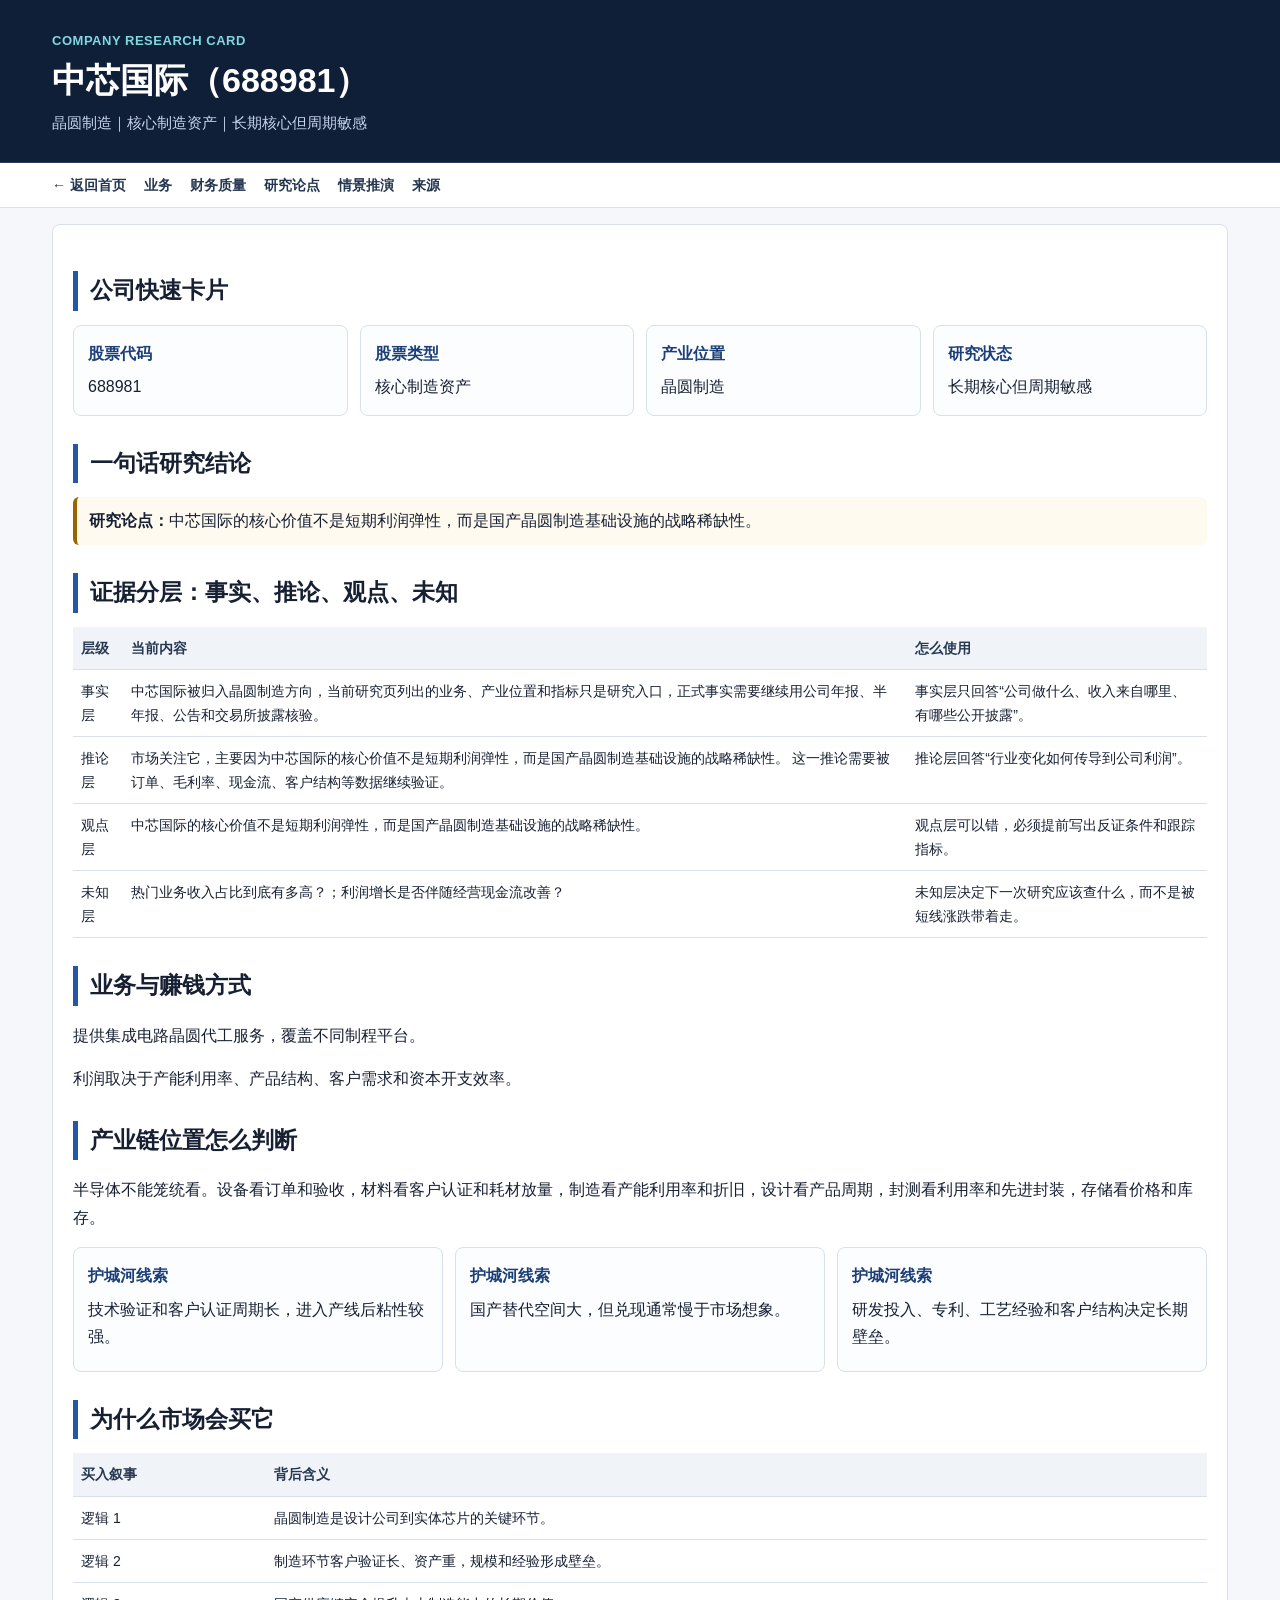
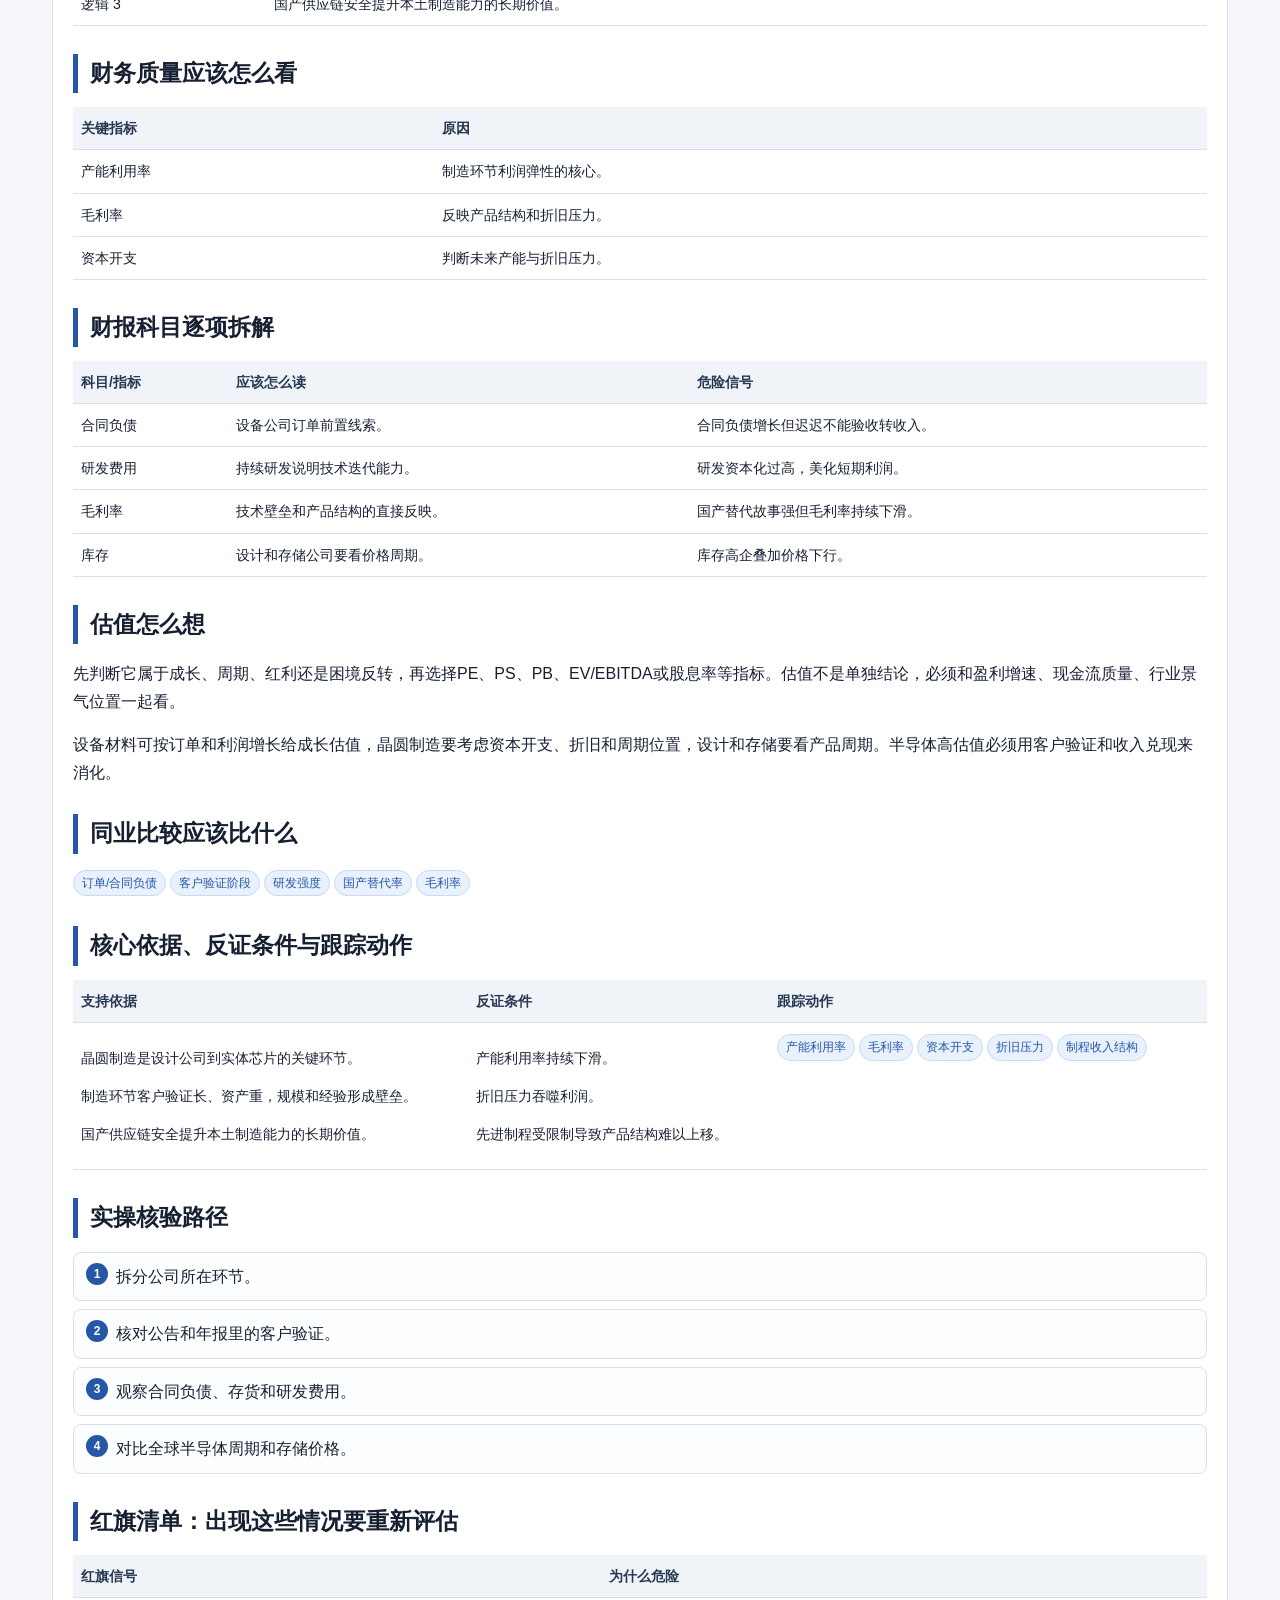
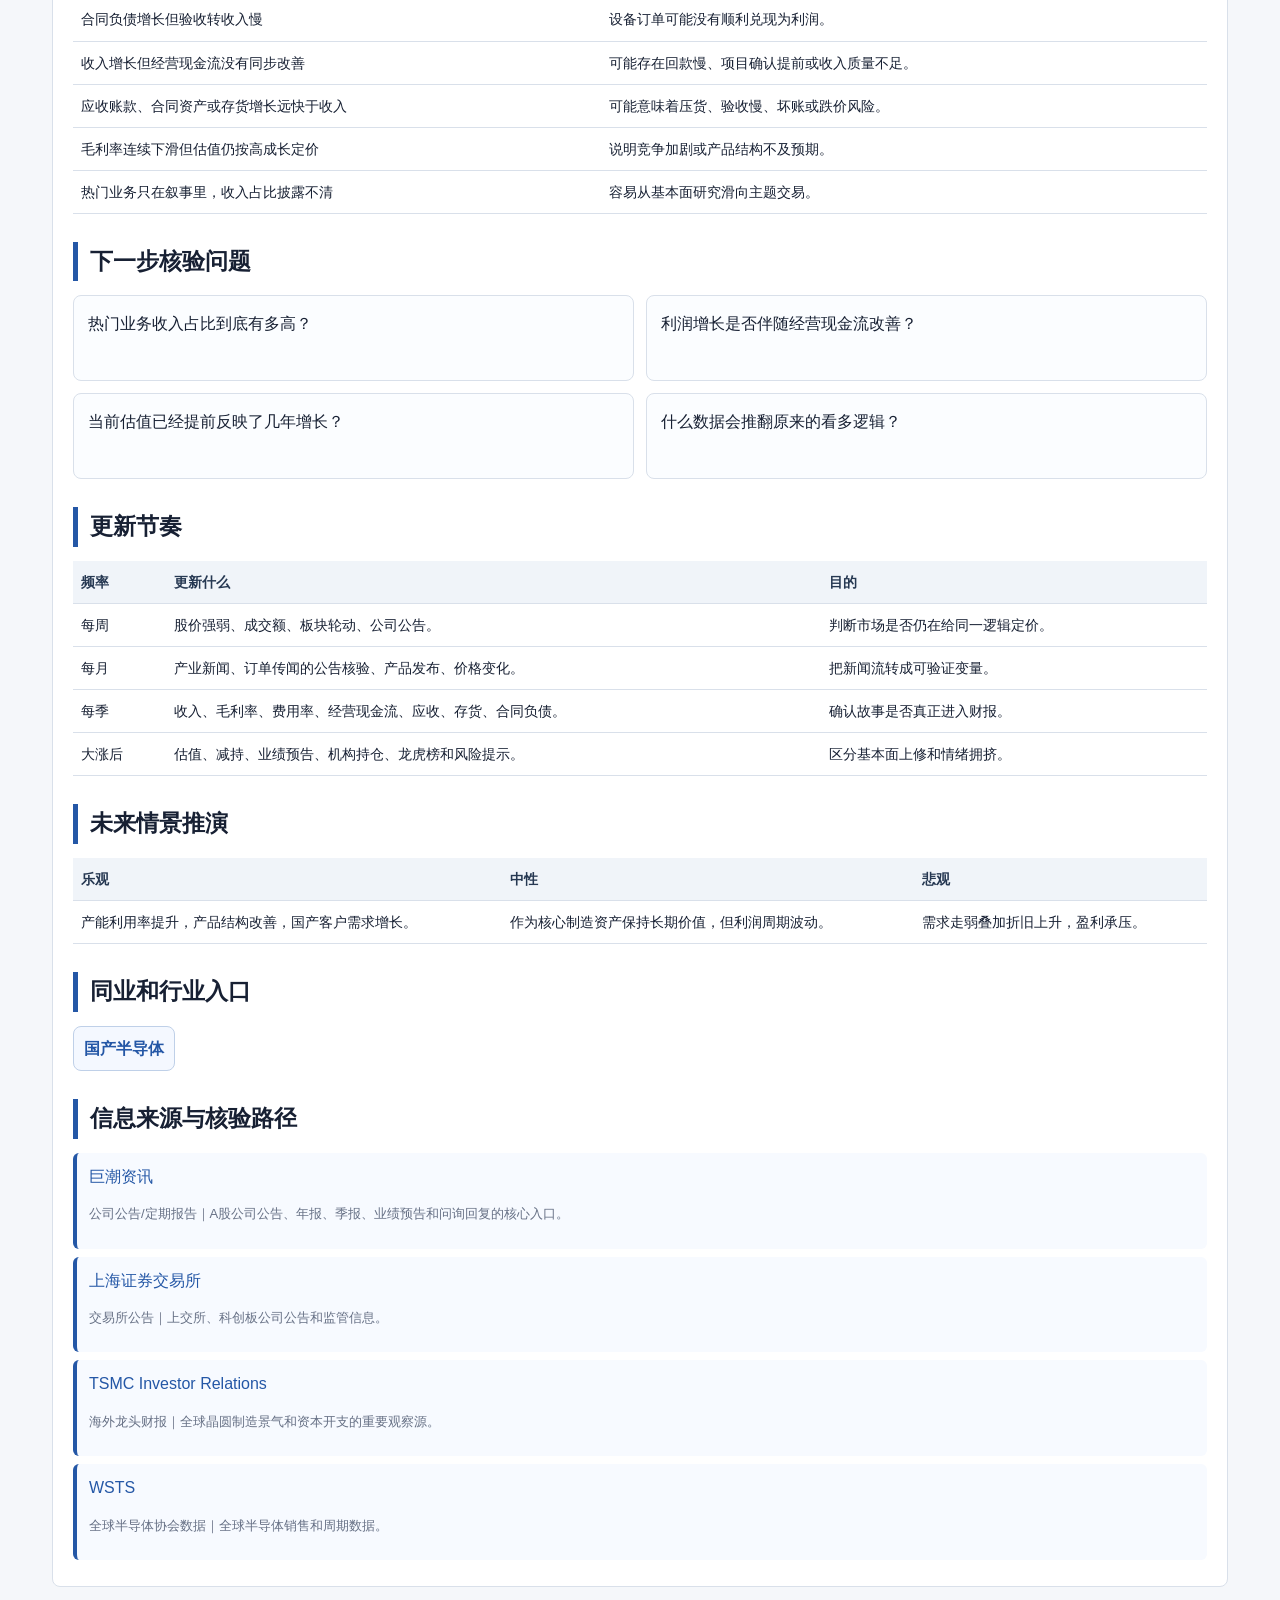
<file: company.html>
<!doctype html>
<html lang="zh-CN">
<head>
  <meta charset="utf-8">
  <meta name="viewport" content="width=device-width, initial-scale=1">
  <title>公司研究卡片</title>
  <link rel="stylesheet" href="assets/styles.css">
</head>
<body data-page="company">
  <header class="site-header compact">
    <div class="wrap">
      <p class="eyebrow">Company Research Card</p>
      <h1 id="company-title">公司研究卡片</h1>
      <p id="company-subtitle" class="subtitle"></p>
    </div>
  </header>
  <nav class="top-nav">
    <div class="wrap">
      <a href="index.html">← 返回首页</a>
      <a href="#business">业务</a>
      <a href="#financial">财务质量</a>
      <a href="#thesis">研究论点</a>
      <a href="#scenario">情景推演</a>
      <a href="#sources">来源</a>
    </div>
  </nav>
  <main class="wrap">
    <section id="company-page" class="panel"></section>
  </main>
  <script src="assets/app.js"></script>
</body>
</html>
</file>
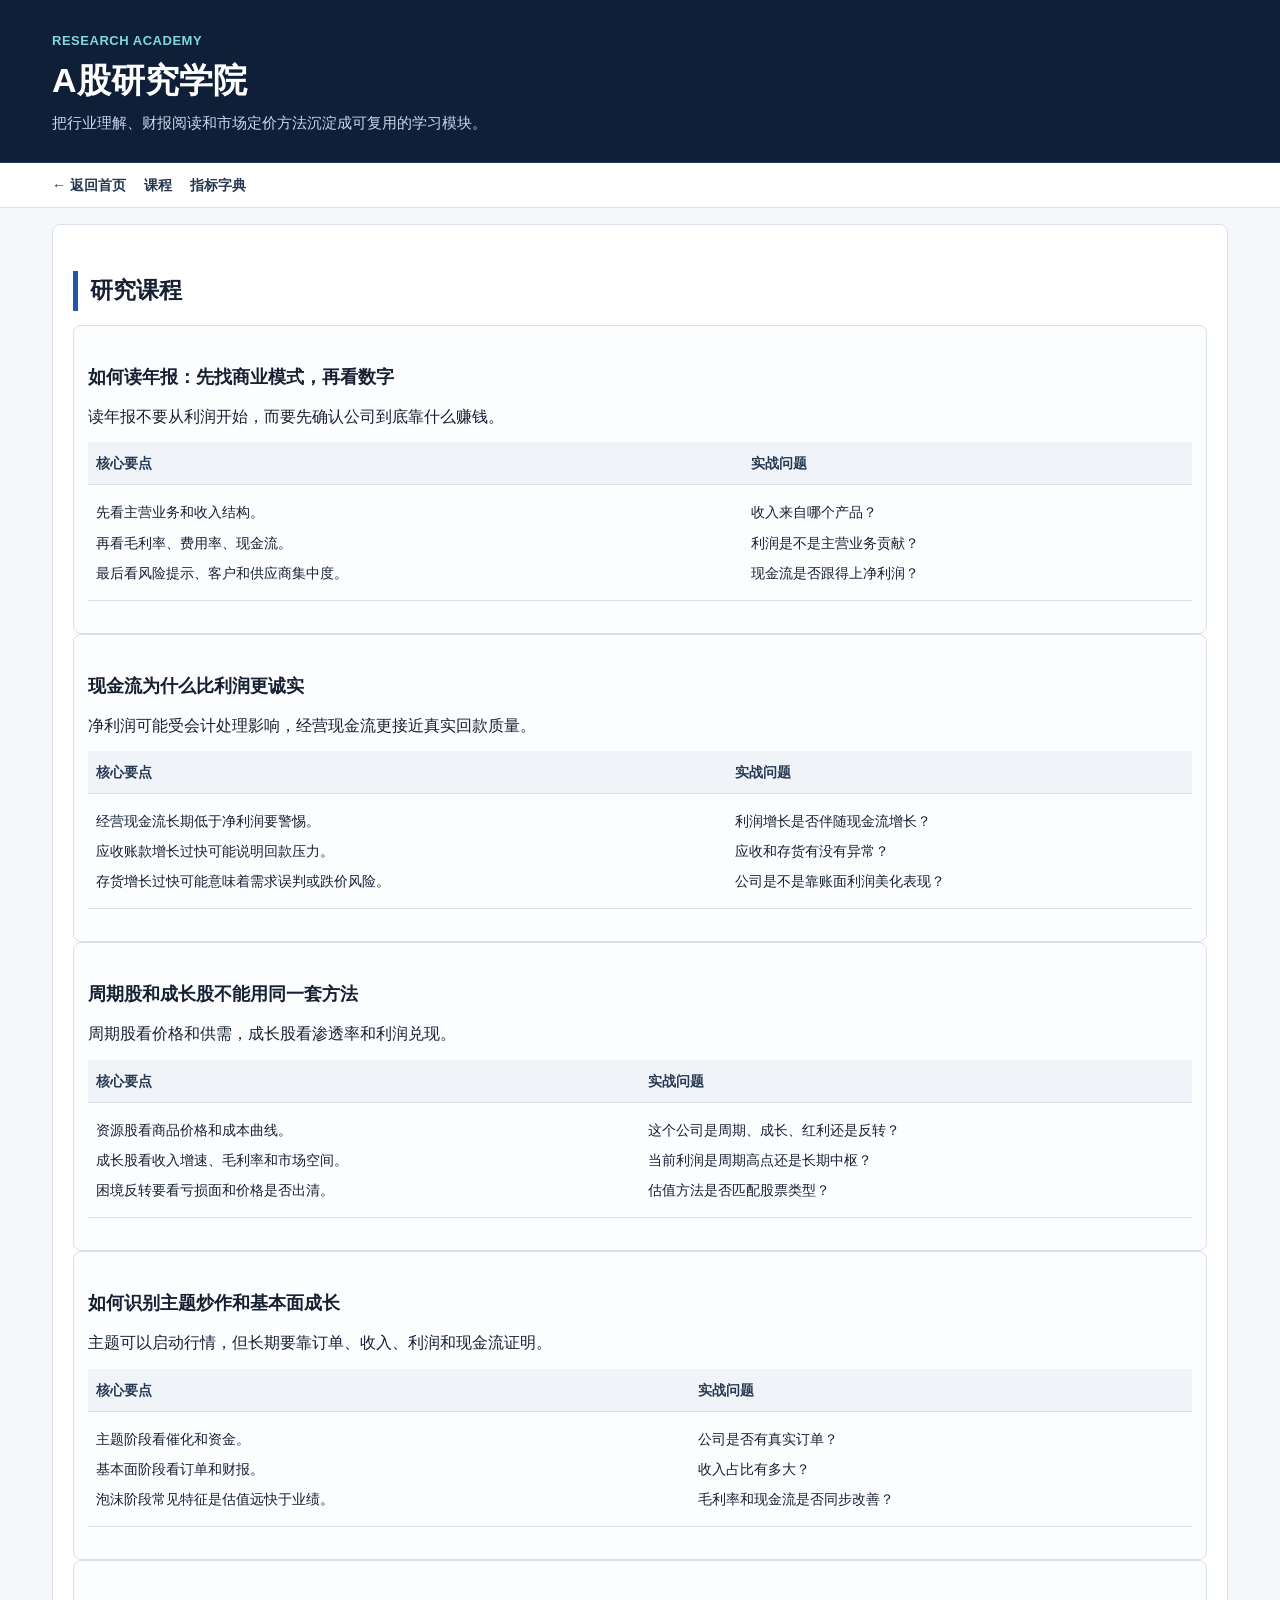
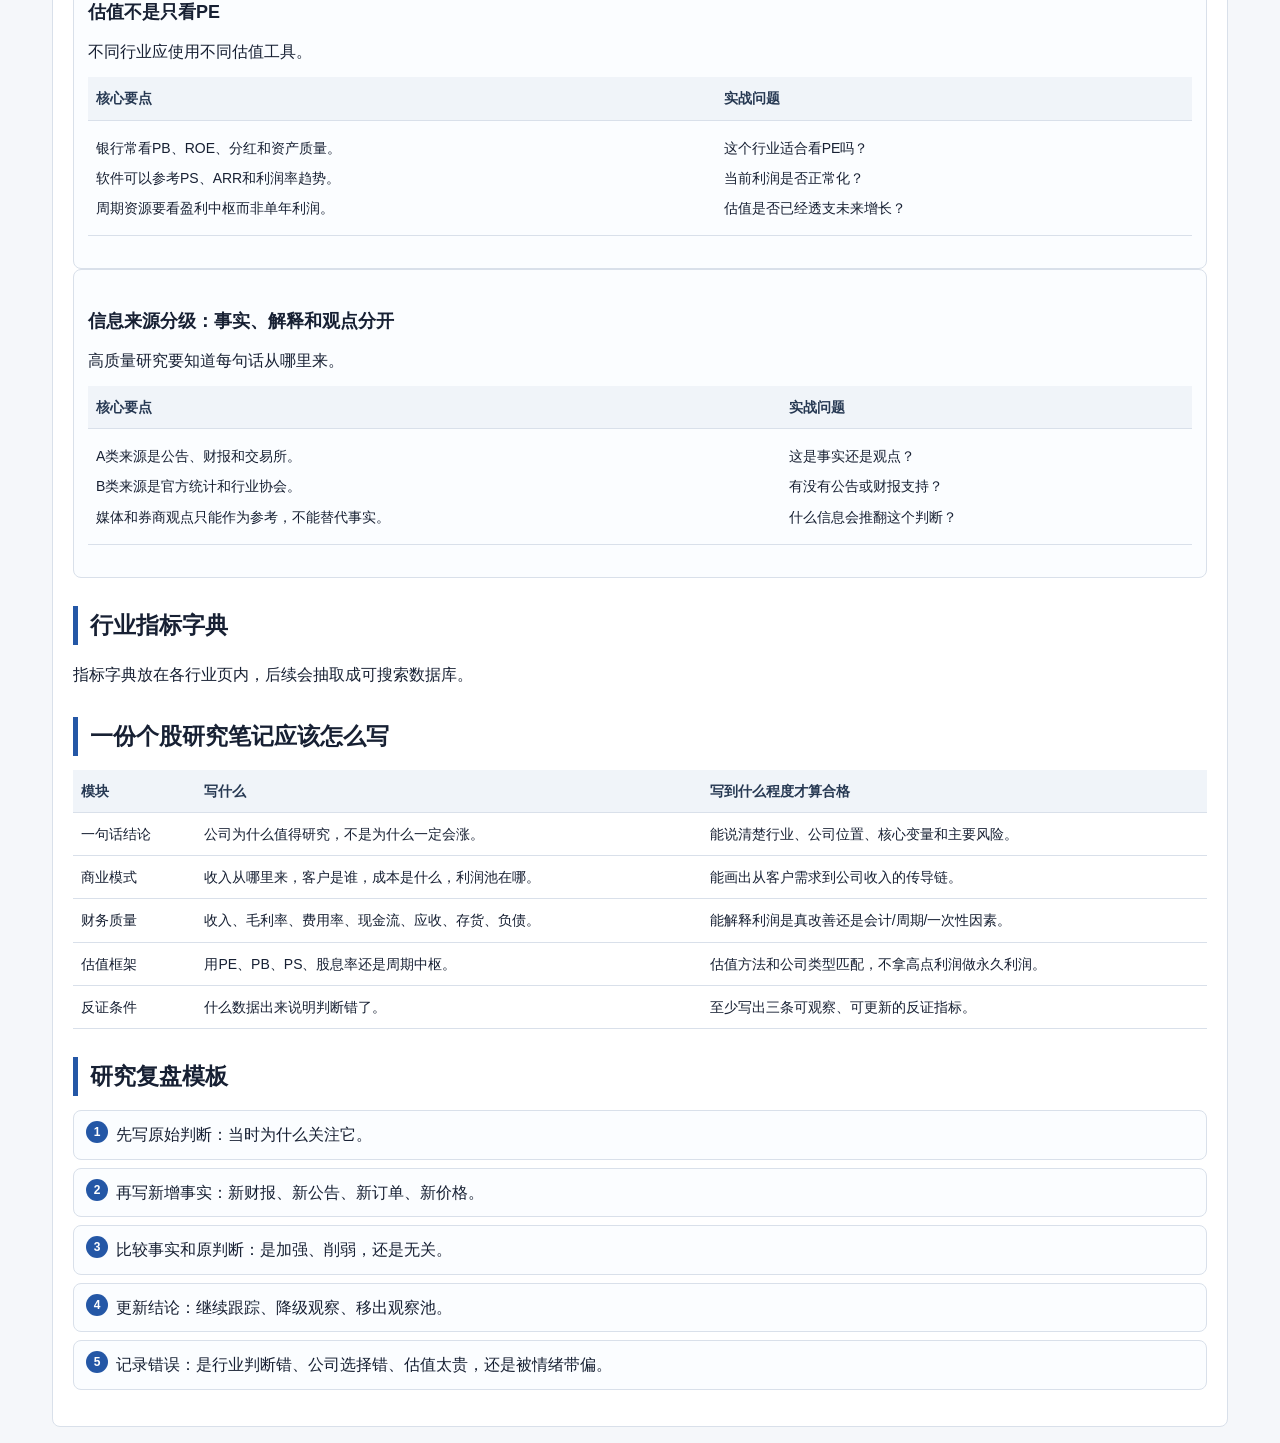
<file: learn.html>
<!doctype html>
<html lang="zh-CN">
<head>
  <meta charset="utf-8">
  <meta name="viewport" content="width=device-width, initial-scale=1">
  <title>A股研究学院</title>
  <link rel="stylesheet" href="assets/styles.css">
</head>
<body data-page="learn">
  <header class="site-header compact">
    <div class="wrap">
      <p class="eyebrow">Research Academy</p>
      <h1>A股研究学院</h1>
      <p class="subtitle">把行业理解、财报阅读和市场定价方法沉淀成可复用的学习模块。</p>
    </div>
  </header>
  <nav class="top-nav">
    <div class="wrap">
      <a href="index.html">← 返回首页</a>
      <a href="#lessons">课程</a>
      <a href="#dictionary">指标字典</a>
    </div>
  </nav>
  <main class="wrap">
    <section id="learn-page" class="panel"></section>
  </main>
  <script src="assets/app.js"></script>
</body>
</html>
</file>
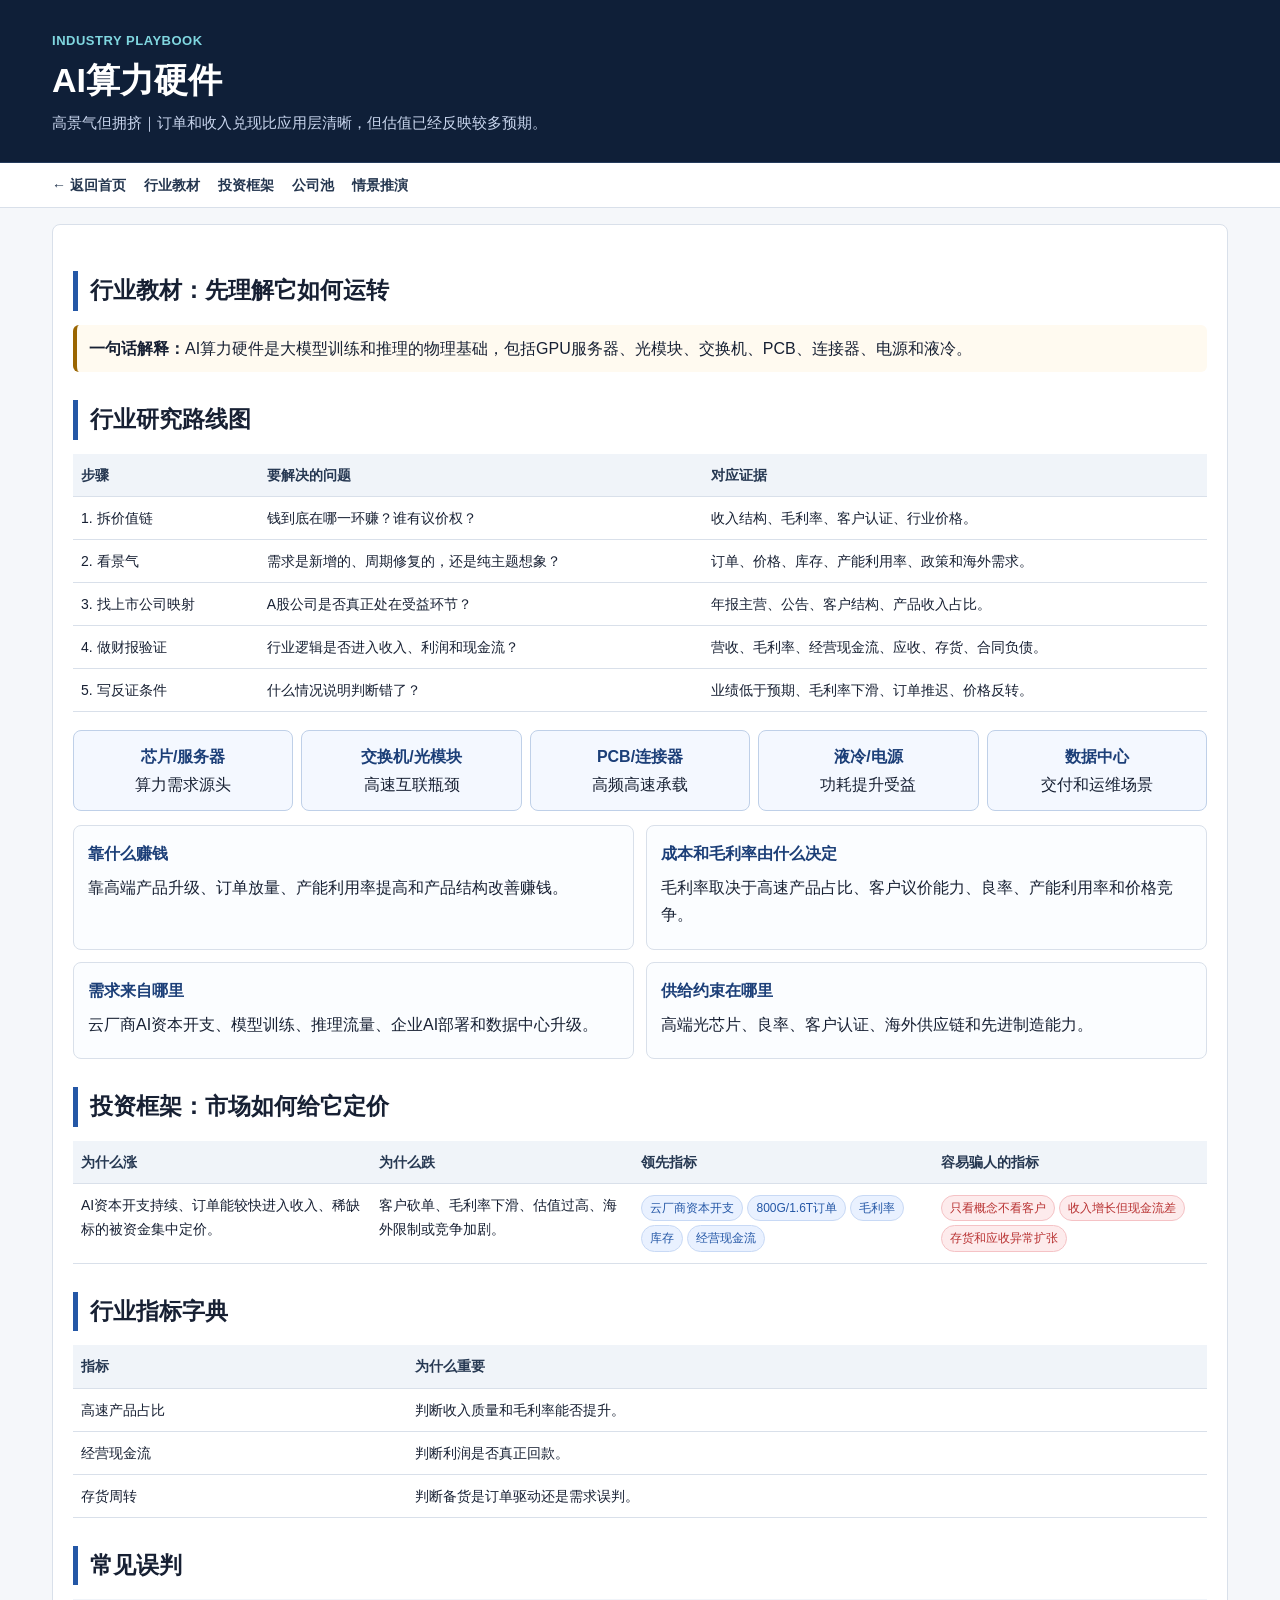
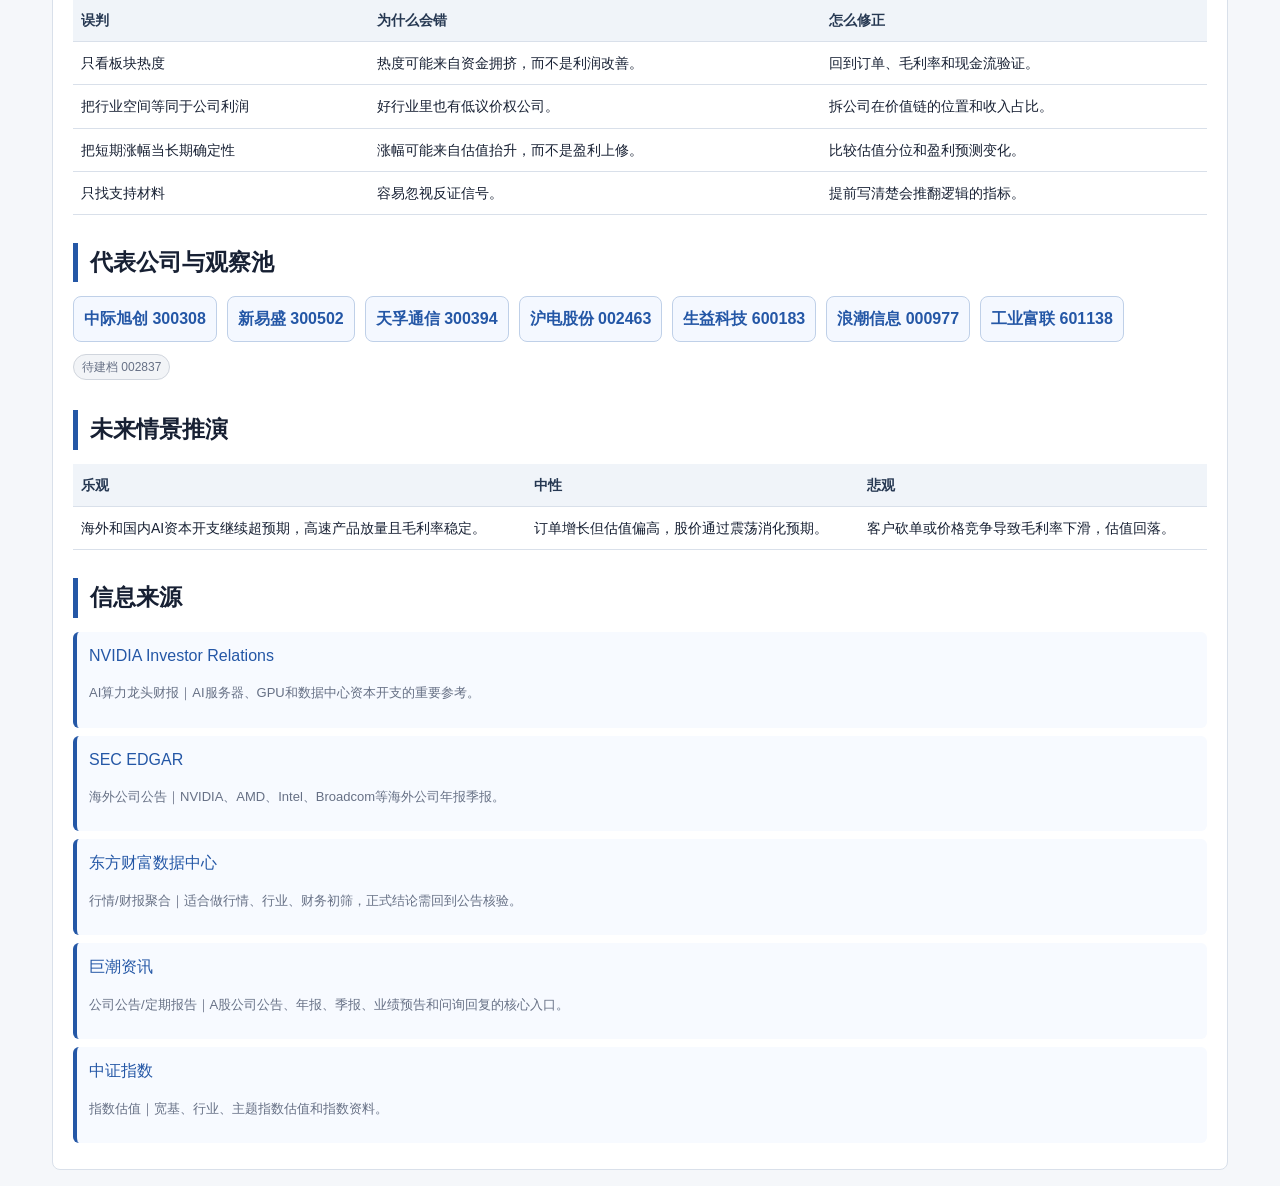
<file: sector.html>
<!doctype html>
<html lang="zh-CN">
<head>
  <meta charset="utf-8">
  <meta name="viewport" content="width=device-width, initial-scale=1">
  <title>行业研究页</title>
  <link rel="stylesheet" href="assets/styles.css">
</head>
<body data-page="sector">
  <header class="site-header compact">
    <div class="wrap">
      <p class="eyebrow">Industry Playbook</p>
      <h1 id="sector-title">行业研究页</h1>
      <p id="sector-subtitle" class="subtitle"></p>
    </div>
  </header>
  <nav class="top-nav">
    <div class="wrap">
      <a href="index.html">← 返回首页</a>
      <a href="#industry-common">行业教材</a>
      <a href="#pricing">投资框架</a>
      <a href="#companies">公司池</a>
      <a href="#scenario">情景推演</a>
    </div>
  </nav>
  <main class="wrap">
    <section id="sector-page" class="panel"></section>
  </main>
  <script src="assets/app.js"></script>
</body>
</html>
</file>
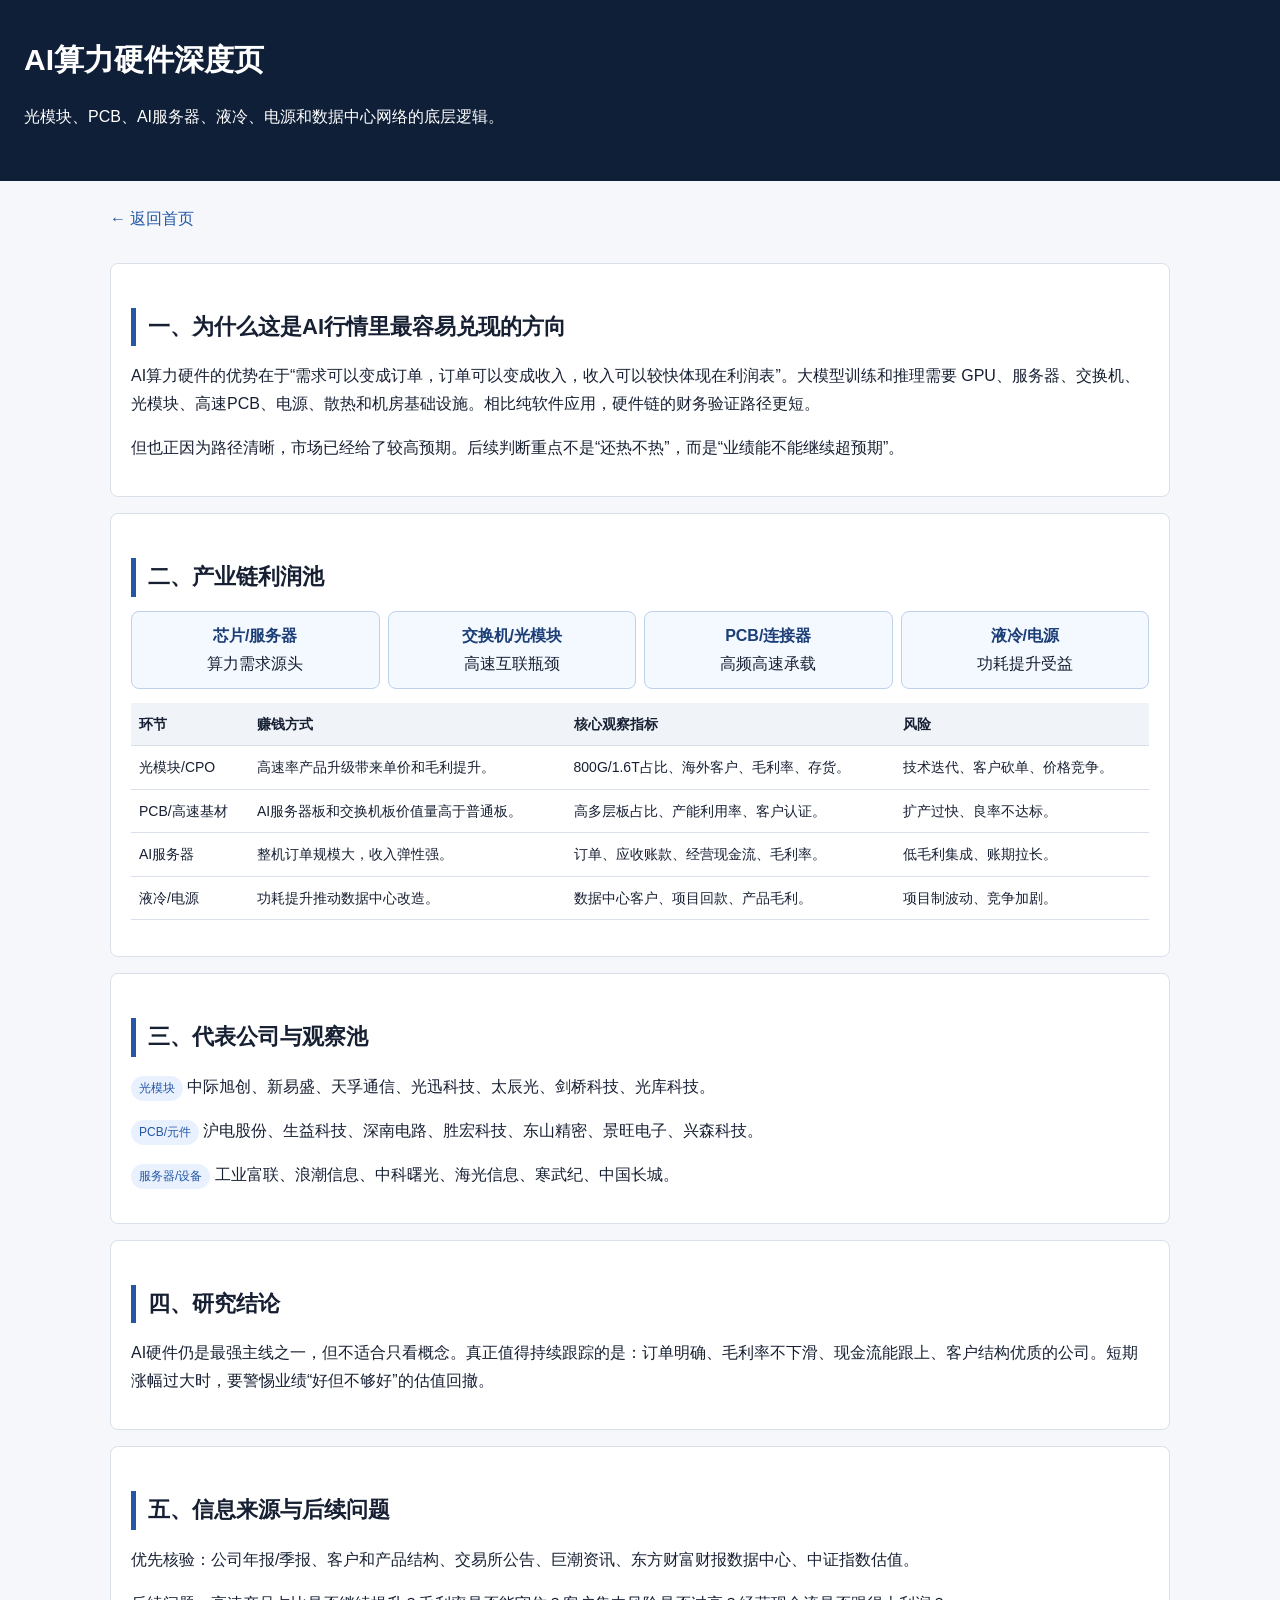
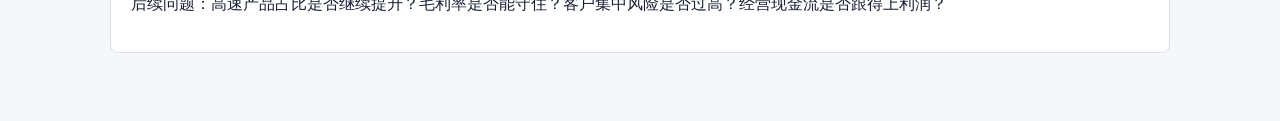
<file: pages/ai-hardware.html>
<!doctype html>
<html lang="zh-CN">
<head>
  <meta charset="utf-8">
  <meta name="viewport" content="width=device-width, initial-scale=1">
  <title>AI算力硬件深度页</title>
  <style>
    body{margin:0;background:#f5f7fa;color:#172033;font-family:"Microsoft YaHei","PingFang SC","Segoe UI",Arial,sans-serif;line-height:1.75}
    header{background:#0f1f38;color:#fff;padding:34px 24px}
    main{max-width:1060px;margin:0 auto;padding:24px 18px 52px}
    a{color:#2457a6;text-decoration:none}
    section{background:#fff;border:1px solid #d9e0ea;border-radius:8px;padding:18px 20px;margin:16px 0}
    h1{margin:0 0 8px;font-size:30px} h2{font-size:22px;margin:26px 0 12px;border-left:5px solid #2457a6;padding-left:12px} h3{font-size:17px;margin:18px 0 8px}
    table{width:100%;border-collapse:collapse;margin:12px 0 18px;font-size:14px} th,td{border-bottom:1px solid #d9e0ea;padding:9px 8px;text-align:left;vertical-align:top} th{background:#f0f4f9}
    .back{display:inline-block;margin-bottom:14px}.tag{display:inline-block;border-radius:999px;padding:2px 8px;font-size:12px;background:#e9f1ff;color:#2457a6}
    .map{display:grid;grid-template-columns:repeat(4,1fr);gap:8px;margin:14px 0}.node{background:#f4f8ff;border:1px solid #bfd0e8;border-radius:8px;padding:10px;text-align:center}.node strong{display:block;color:#1c3f78}@media(max-width:800px){.map{grid-template-columns:1fr}}
  </style>
</head>
<body>
  <header>
    <h1>AI算力硬件深度页</h1>
    <p>光模块、PCB、AI服务器、液冷、电源和数据中心网络的底层逻辑。</p>
  </header>
  <main>
    <a class="back" href="../index.html">← 返回首页</a>
    <section>
      <h2>一、为什么这是AI行情里最容易兑现的方向</h2>
      <p>AI算力硬件的优势在于“需求可以变成订单，订单可以变成收入，收入可以较快体现在利润表”。大模型训练和推理需要 GPU、服务器、交换机、光模块、高速PCB、电源、散热和机房基础设施。相比纯软件应用，硬件链的财务验证路径更短。</p>
      <p>但也正因为路径清晰，市场已经给了较高预期。后续判断重点不是“还热不热”，而是“业绩能不能继续超预期”。</p>
    </section>
    <section>
      <h2>二、产业链利润池</h2>
      <div class="map">
        <div class="node"><strong>芯片/服务器</strong><span>算力需求源头</span></div>
        <div class="node"><strong>交换机/光模块</strong><span>高速互联瓶颈</span></div>
        <div class="node"><strong>PCB/连接器</strong><span>高频高速承载</span></div>
        <div class="node"><strong>液冷/电源</strong><span>功耗提升受益</span></div>
      </div>
      <table>
        <thead><tr><th>环节</th><th>赚钱方式</th><th>核心观察指标</th><th>风险</th></tr></thead>
        <tbody>
          <tr><td>光模块/CPO</td><td>高速率产品升级带来单价和毛利提升。</td><td>800G/1.6T占比、海外客户、毛利率、存货。</td><td>技术迭代、客户砍单、价格竞争。</td></tr>
          <tr><td>PCB/高速基材</td><td>AI服务器板和交换机板价值量高于普通板。</td><td>高多层板占比、产能利用率、客户认证。</td><td>扩产过快、良率不达标。</td></tr>
          <tr><td>AI服务器</td><td>整机订单规模大，收入弹性强。</td><td>订单、应收账款、经营现金流、毛利率。</td><td>低毛利集成、账期拉长。</td></tr>
          <tr><td>液冷/电源</td><td>功耗提升推动数据中心改造。</td><td>数据中心客户、项目回款、产品毛利。</td><td>项目制波动、竞争加剧。</td></tr>
        </tbody>
      </table>
    </section>
    <section>
      <h2>三、代表公司与观察池</h2>
      <p><span class="tag">光模块</span> 中际旭创、新易盛、天孚通信、光迅科技、太辰光、剑桥科技、光库科技。</p>
      <p><span class="tag">PCB/元件</span> 沪电股份、生益科技、深南电路、胜宏科技、东山精密、景旺电子、兴森科技。</p>
      <p><span class="tag">服务器/设备</span> 工业富联、浪潮信息、中科曙光、海光信息、寒武纪、中国长城。</p>
    </section>
    <section>
      <h2>四、研究结论</h2>
      <p>AI硬件仍是最强主线之一，但不适合只看概念。真正值得持续跟踪的是：订单明确、毛利率不下滑、现金流能跟上、客户结构优质的公司。短期涨幅过大时，要警惕业绩“好但不够好”的估值回撤。</p>
    </section>
    <section>
      <h2>五、信息来源与后续问题</h2>
      <p>优先核验：公司年报/季报、客户和产品结构、交易所公告、巨潮资讯、东方财富财报数据中心、中证指数估值。</p>
      <p>后续问题：高速产品占比是否继续提升？毛利率是否能守住？客户集中风险是否过高？经营现金流是否跟得上利润？</p>
    </section>
  </main>
</body>
</html>
</file>
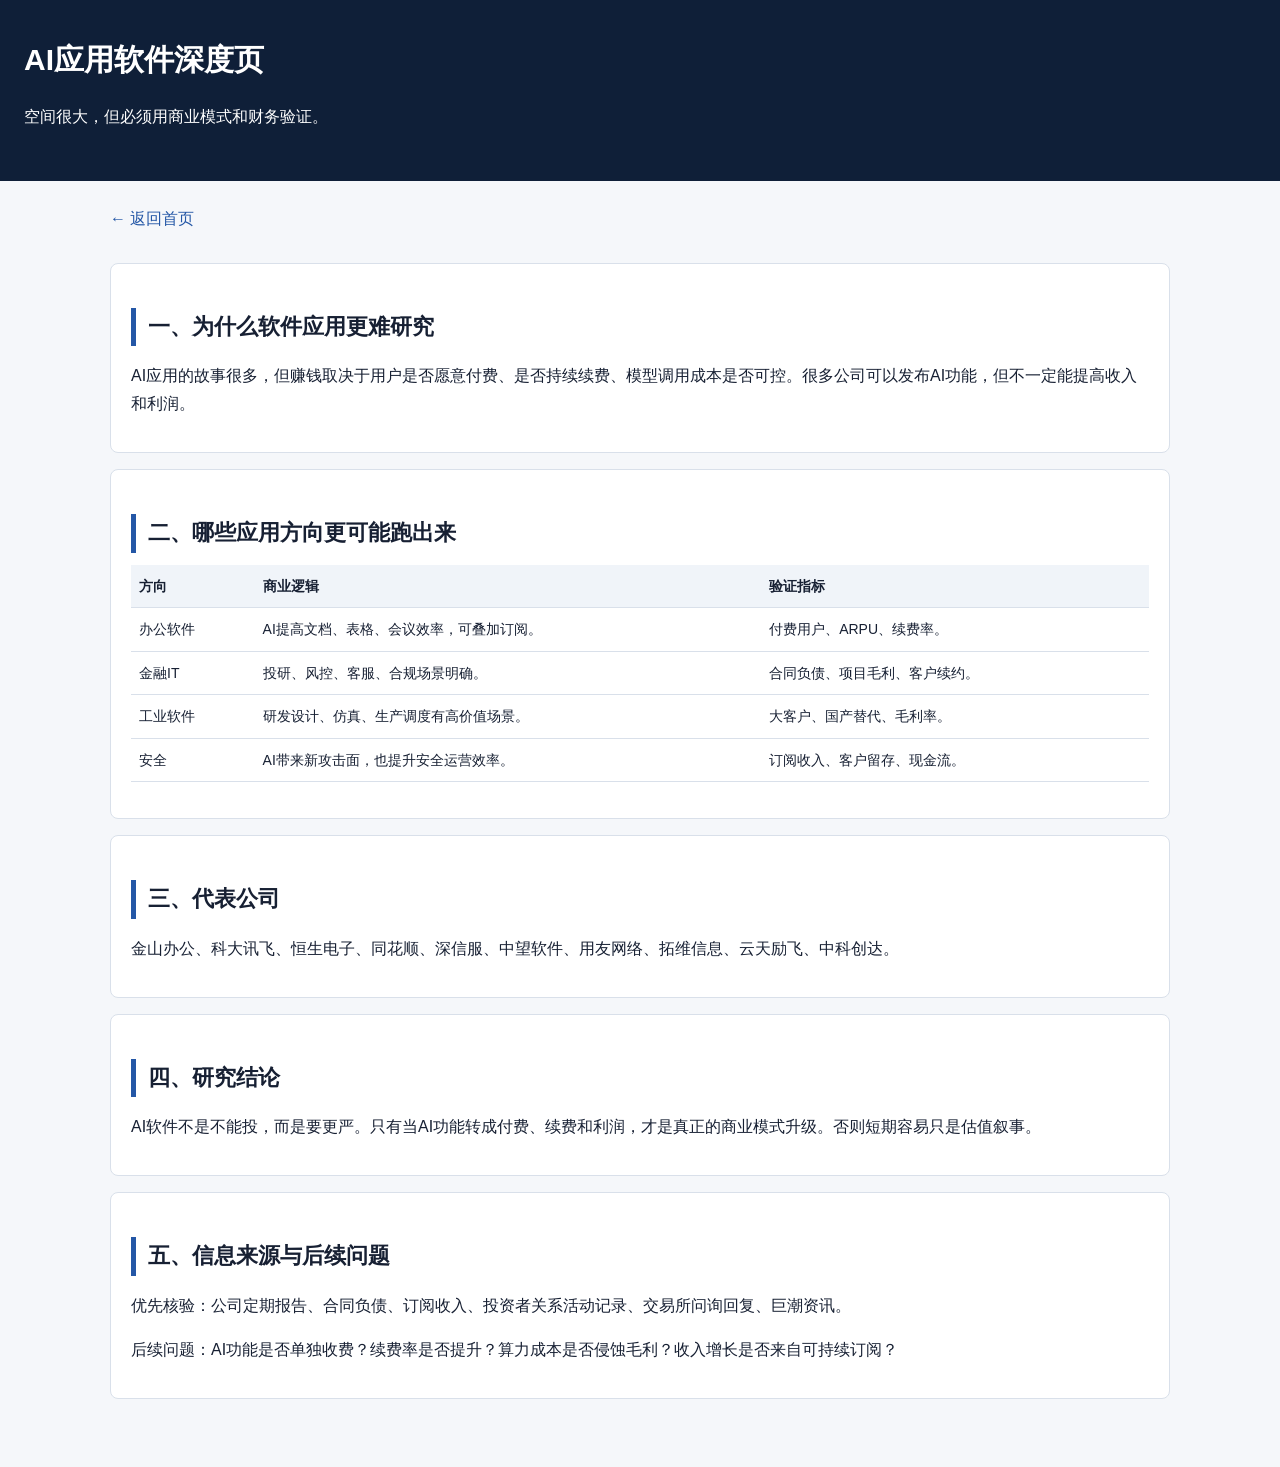
<file: pages/ai-software.html>
<!doctype html>
<html lang="zh-CN"><head><meta charset="utf-8"><meta name="viewport" content="width=device-width, initial-scale=1"><title>AI应用软件深度页</title><style>body{margin:0;background:#f5f7fa;color:#172033;font-family:"Microsoft YaHei","PingFang SC","Segoe UI",Arial,sans-serif;line-height:1.75}header{background:#0f1f38;color:#fff;padding:34px 24px}main{max-width:1060px;margin:0 auto;padding:24px 18px 52px}a{color:#2457a6;text-decoration:none}section{background:#fff;border:1px solid #d9e0ea;border-radius:8px;padding:18px 20px;margin:16px 0}h1{margin:0 0 8px;font-size:30px}h2{font-size:22px;margin:26px 0 12px;border-left:5px solid #2457a6;padding-left:12px}table{width:100%;border-collapse:collapse;margin:12px 0 18px;font-size:14px}th,td{border-bottom:1px solid #d9e0ea;padding:9px 8px;text-align:left;vertical-align:top}th{background:#f0f4f9}.back{display:inline-block;margin-bottom:14px}</style></head>
<body><header><h1>AI应用软件深度页</h1><p>空间很大，但必须用商业模式和财务验证。</p></header><main><a class="back" href="../index.html">← 返回首页</a>
<section><h2>一、为什么软件应用更难研究</h2><p>AI应用的故事很多，但赚钱取决于用户是否愿意付费、是否持续续费、模型调用成本是否可控。很多公司可以发布AI功能，但不一定能提高收入和利润。</p></section>
<section><h2>二、哪些应用方向更可能跑出来</h2><table><thead><tr><th>方向</th><th>商业逻辑</th><th>验证指标</th></tr></thead><tbody><tr><td>办公软件</td><td>AI提高文档、表格、会议效率，可叠加订阅。</td><td>付费用户、ARPU、续费率。</td></tr><tr><td>金融IT</td><td>投研、风控、客服、合规场景明确。</td><td>合同负债、项目毛利、客户续约。</td></tr><tr><td>工业软件</td><td>研发设计、仿真、生产调度有高价值场景。</td><td>大客户、国产替代、毛利率。</td></tr><tr><td>安全</td><td>AI带来新攻击面，也提升安全运营效率。</td><td>订阅收入、客户留存、现金流。</td></tr></tbody></table></section>
<section><h2>三、代表公司</h2><p>金山办公、科大讯飞、恒生电子、同花顺、深信服、中望软件、用友网络、拓维信息、云天励飞、中科创达。</p></section>
<section><h2>四、研究结论</h2><p>AI软件不是不能投，而是要更严。只有当AI功能转成付费、续费和利润，才是真正的商业模式升级。否则短期容易只是估值叙事。</p></section>
<section><h2>五、信息来源与后续问题</h2><p>优先核验：公司定期报告、合同负债、订阅收入、投资者关系活动记录、交易所问询回复、巨潮资讯。</p><p>后续问题：AI功能是否单独收费？续费率是否提升？算力成本是否侵蚀毛利？收入增长是否来自可持续订阅？</p></section>
</main></body></html>
</file>
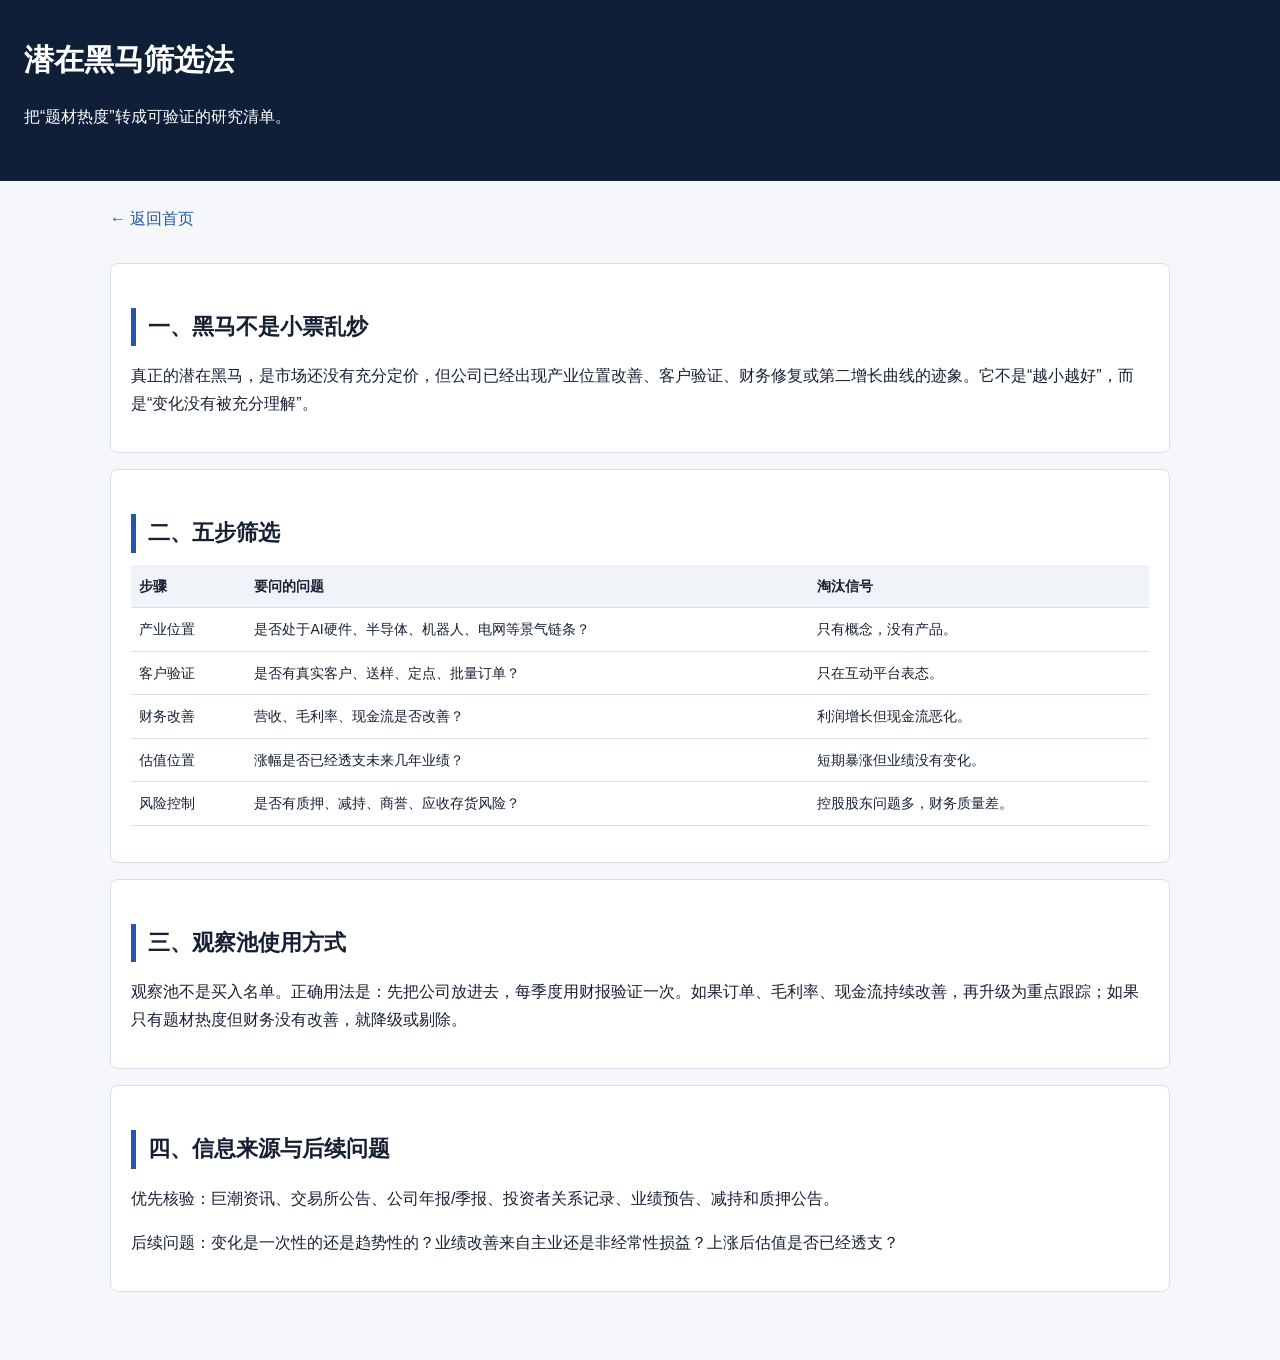
<file: pages/blackhorse-method.html>
<!doctype html>
<html lang="zh-CN"><head><meta charset="utf-8"><meta name="viewport" content="width=device-width, initial-scale=1"><title>潜在黑马筛选法</title><style>body{margin:0;background:#f5f7fa;color:#172033;font-family:"Microsoft YaHei","PingFang SC","Segoe UI",Arial,sans-serif;line-height:1.75}header{background:#0f1f38;color:#fff;padding:34px 24px}main{max-width:1060px;margin:0 auto;padding:24px 18px 52px}a{color:#2457a6;text-decoration:none}section{background:#fff;border:1px solid #d9e0ea;border-radius:8px;padding:18px 20px;margin:16px 0}h1{margin:0 0 8px;font-size:30px}h2{font-size:22px;margin:26px 0 12px;border-left:5px solid #2457a6;padding-left:12px}table{width:100%;border-collapse:collapse;margin:12px 0 18px;font-size:14px}th,td{border-bottom:1px solid #d9e0ea;padding:9px 8px;text-align:left;vertical-align:top}th{background:#f0f4f9}.back{display:inline-block;margin-bottom:14px}</style></head>
<body><header><h1>潜在黑马筛选法</h1><p>把“题材热度”转成可验证的研究清单。</p></header><main><a class="back" href="../index.html">← 返回首页</a>
<section><h2>一、黑马不是小票乱炒</h2><p>真正的潜在黑马，是市场还没有充分定价，但公司已经出现产业位置改善、客户验证、财务修复或第二增长曲线的迹象。它不是“越小越好”，而是“变化没有被充分理解”。</p></section>
<section><h2>二、五步筛选</h2><table><thead><tr><th>步骤</th><th>要问的问题</th><th>淘汰信号</th></tr></thead><tbody><tr><td>产业位置</td><td>是否处于AI硬件、半导体、机器人、电网等景气链条？</td><td>只有概念，没有产品。</td></tr><tr><td>客户验证</td><td>是否有真实客户、送样、定点、批量订单？</td><td>只在互动平台表态。</td></tr><tr><td>财务改善</td><td>营收、毛利率、现金流是否改善？</td><td>利润增长但现金流恶化。</td></tr><tr><td>估值位置</td><td>涨幅是否已经透支未来几年业绩？</td><td>短期暴涨但业绩没有变化。</td></tr><tr><td>风险控制</td><td>是否有质押、减持、商誉、应收存货风险？</td><td>控股股东问题多，财务质量差。</td></tr></tbody></table></section>
<section><h2>三、观察池使用方式</h2><p>观察池不是买入名单。正确用法是：先把公司放进去，每季度用财报验证一次。如果订单、毛利率、现金流持续改善，再升级为重点跟踪；如果只有题材热度但财务没有改善，就降级或剔除。</p></section>
<section><h2>四、信息来源与后续问题</h2><p>优先核验：巨潮资讯、交易所公告、公司年报/季报、投资者关系记录、业绩预告、减持和质押公告。</p><p>后续问题：变化是一次性的还是趋势性的？业绩改善来自主业还是非经常性损益？上涨后估值是否已经透支？</p></section>
</main></body></html>
</file>
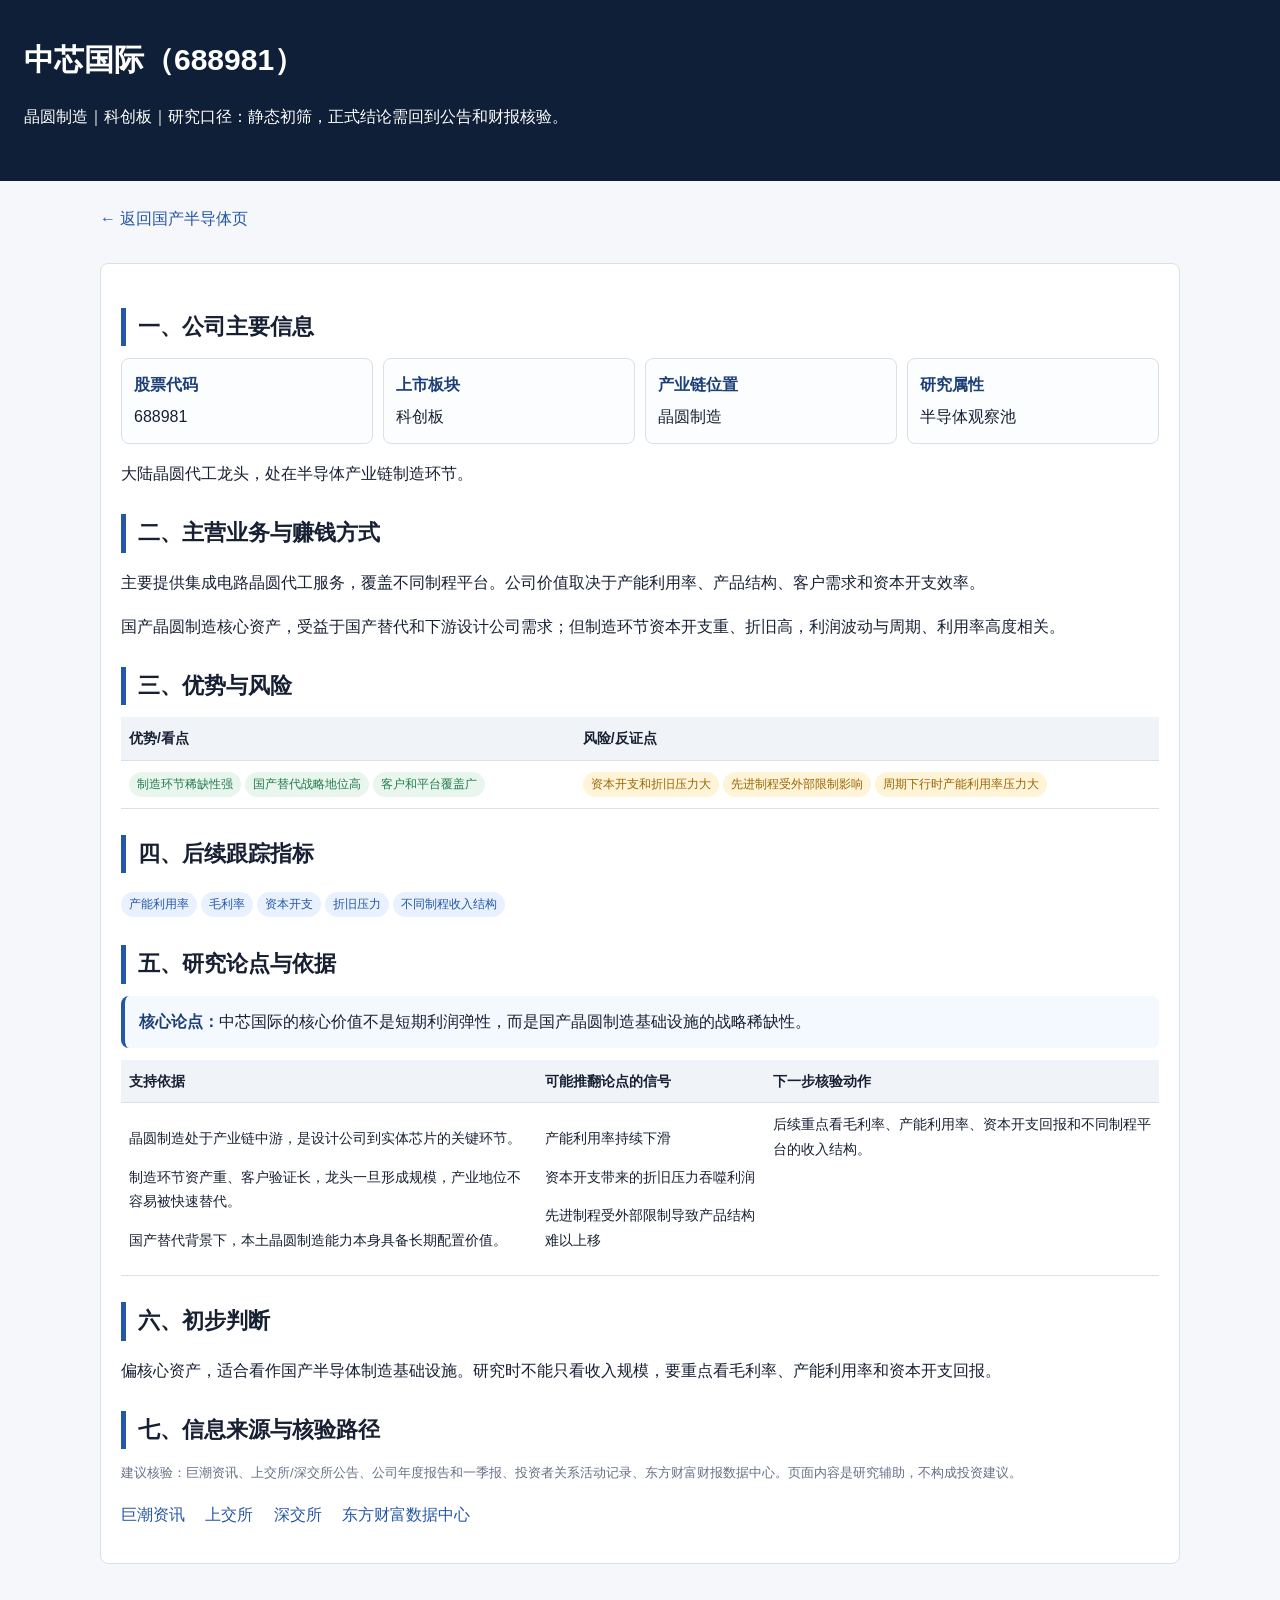
<file: pages/company.html>
<!doctype html>
<html lang="zh-CN">
<head>
  <meta charset="utf-8">
  <meta name="viewport" content="width=device-width, initial-scale=1">
  <title>公司研究卡片</title>
  <style>
    body{margin:0;background:#f5f7fa;color:#172033;font-family:"Microsoft YaHei","PingFang SC","Segoe UI",Arial,sans-serif;line-height:1.75}
    header{background:#0f1f38;color:#fff;padding:34px 24px}
    main{max-width:1080px;margin:0 auto;padding:24px 18px 52px}
    a{color:#2457a6;text-decoration:none}
    section{background:#fff;border:1px solid #d9e0ea;border-radius:8px;padding:18px 20px;margin:16px 0}
    h1{margin:0 0 8px;font-size:30px}h2{font-size:22px;margin:26px 0 12px;border-left:5px solid #2457a6;padding-left:12px}
    table{width:100%;border-collapse:collapse;margin:12px 0 18px;font-size:14px}th,td{border-bottom:1px solid #d9e0ea;padding:9px 8px;text-align:left;vertical-align:top}th{background:#f0f4f9}
    .back{display:inline-block;margin-bottom:14px}.tag{display:inline-block;border-radius:999px;padding:2px 8px;font-size:12px;background:#e9f1ff;color:#2457a6;margin:2px 4px 2px 0}.risk{background:#fff4d8;color:#9a6500}.good{background:#e8f6ee;color:#247a4b}
    .grid{display:grid;grid-template-columns:repeat(4,1fr);gap:10px;margin:12px 0}.card{border:1px solid #d9e0ea;border-radius:8px;padding:12px;background:#fbfdff}.card strong{display:block;color:#1c3f78;margin-bottom:4px}
    .muted{color:#667085;font-size:13px}.thesis{border-left:4px solid #2457a6;background:#f4f8ff;padding:12px 14px;border-radius:8px;margin:12px 0}.thesis strong{color:#1c3f78}
    @media(max-width:850px){.grid{grid-template-columns:1fr}table{font-size:13px}}
  </style>
</head>
<body>
  <header>
    <h1 id="title">公司研究卡片</h1>
    <p id="subtitle">用于快速理解公司主营、产业位置、看点、风险和后续核验路径。</p>
  </header>
  <main>
    <a class="back" href="semiconductor.html">← 返回国产半导体页</a>
    <section id="content"></section>
  </main>

  <script>
    const companies = {
      "688981": {
        name:"中芯国际", code:"688981", board:"科创板", chain:"晶圆制造", role:"大陆晶圆代工龙头，处在半导体产业链制造环节。",
        business:"主要提供集成电路晶圆代工服务，覆盖不同制程平台。公司价值取决于产能利用率、产品结构、客户需求和资本开支效率。",
        why:"国产晶圆制造核心资产，受益于国产替代和下游设计公司需求；但制造环节资本开支重、折旧高，利润波动与周期、利用率高度相关。",
        good:["制造环节稀缺性强","国产替代战略地位高","客户和平台覆盖广"],
        risks:["资本开支和折旧压力大","先进制程受外部限制影响","周期下行时产能利用率压力大"],
        track:["产能利用率","毛利率","资本开支","折旧压力","不同制程收入结构"],
        thesis:"中芯国际的核心价值不是短期利润弹性，而是国产晶圆制造基础设施的战略稀缺性。",
        evidence:["晶圆制造处于产业链中游，是设计公司到实体芯片的关键环节。","制造环节资产重、客户验证长，龙头一旦形成规模，产业地位不容易被快速替代。","国产替代背景下，本土晶圆制造能力本身具备长期配置价值。"],
        counter:["产能利用率持续下滑","资本开支带来的折旧压力吞噬利润","先进制程受外部限制导致产品结构难以上移"],
        action:"后续重点看毛利率、产能利用率、资本开支回报和不同制程平台的收入结构。",
        view:"偏核心资产，适合看作国产半导体制造基础设施。研究时不能只看收入规模，要重点看毛利率、产能利用率和资本开支回报。"
      },
      "002371": {
        name:"北方华创", code:"002371", board:"深交所", chain:"半导体设备", role:"国产半导体设备龙头之一，覆盖刻蚀、薄膜沉积、清洗等设备方向。",
        business:"主要面向集成电路、泛半导体等领域提供设备和工艺解决方案。",
        why:"设备公司直接受益于晶圆厂资本开支和国产替代。设备一旦通过客户验证，后续订单粘性较强。",
        good:["国产替代主线清晰","设备平台化能力强","客户验证壁垒较高"],
        risks:["估值通常不低","下游资本开支放缓会影响订单","验收和收入确认节奏可能波动"],
        track:["新增订单","合同负债","存货","毛利率","研发费用率"],
        thesis:"北方华创的研究重点在于国产设备平台化能力能否持续转化为订单和利润。",
        evidence:["设备环节直接受益于晶圆厂资本开支和国产替代。","设备一旦通过客户验证，后续复购和工艺扩展的粘性较强。","平台型设备公司相比单一设备公司，抗单一产品波动能力更强。"],
        counter:["下游晶圆厂资本开支放缓","订单增长但验收和回款变慢","毛利率因竞争或产品结构下移而下降"],
        action:"后续重点看合同负债、存货、订单验收、毛利率和研发费用率。",
        view:"属于半导体设备核心标的，关键不是有没有订单，而是订单质量、验收节奏和毛利率能否持续。"
      },
      "688012": {
        name:"中微公司", code:"688012", board:"科创板", chain:"半导体设备", role:"刻蚀设备和MOCVD设备代表公司。",
        business:"主要产品用于集成电路和LED等制造工艺，核心看客户验证、工艺覆盖和设备放量。",
        why:"刻蚀等关键设备国产化空间大，技术壁垒高，进入客户产线后具备较强粘性。",
        good:["关键设备壁垒较高","客户验证价值高","国产替代空间明确"],
        risks:["研发投入大","客户验证周期长","订单和验收节奏影响季度利润"],
        track:["刻蚀设备收入","客户数量","新产品验证进度","毛利率","经营现金流"],
        thesis:"中微公司的核心论点是关键工艺设备国产化，估值基础来自技术壁垒和客户验证。",
        evidence:["刻蚀等关键设备技术难度高，客户导入门槛高。","一旦进入产线，设备更换成本和工艺适配成本较高。","国产替代趋势下，关键设备具备长期验证和放量空间。"],
        counter:["新产品验证不及预期","订单验收节奏慢于市场预期","研发投入上升但收入增长没有同步体现"],
        action:"后续重点看刻蚀设备收入、新产品验证进展、客户数量、毛利率和经营现金流。",
        view:"更适合用长期产业地位评估，不适合只用单季度利润判断。"
      },
      "688072": {
        name:"拓荆科技", code:"688072", board:"科创板", chain:"薄膜沉积设备", role:"国产薄膜沉积设备代表公司。",
        business:"聚焦半导体薄膜沉积设备，受益于晶圆厂扩产和国产设备导入。",
        why:"薄膜沉积是晶圆制造关键工艺，国产替代空间较大，客户验证进展对估值影响明显。",
        good:["细分环节明确","国产替代逻辑强","客户导入后弹性较大"],
        risks:["产品线集中","估值对预期敏感","扩产和验收节奏影响利润"],
        track:["订单和验收","客户集中度","毛利率","研发投入","在手订单"],
        thesis:"拓荆科技的弹性来自薄膜沉积设备国产替代，但必须验证客户从导入到批量采购的持续性。",
        evidence:["薄膜沉积是晶圆制造关键工艺，设备验证价值高。","细分环节明确，收入增长更容易映射到国产替代进度。","客户导入后若形成批量采购，利润弹性较强。"],
        counter:["产品线集中导致波动较大","客户验证停留在小批量","扩产和收入确认节奏不及预期"],
        action:"后续重点看在手订单、客户集中度、验收节奏、毛利率和研发投入效率。",
        view:"弹性较强的设备公司，研究重点是从验证到批量采购的持续性。"
      },
      "688008": {
        name:"澜起科技", code:"688008", board:"科创板", chain:"芯片设计/服务器内存接口", role:"服务器内存接口芯片和相关芯片设计公司。",
        business:"产品与服务器、内存、数据中心相关，受服务器升级和AI算力基础设施影响。",
        why:"AI服务器和数据中心升级提升高性能内存与接口需求，产品结构升级可能带来利润弹性。",
        good:["数据中心相关度高","芯片设计毛利率属性较好","产品升级带来估值想象"],
        risks:["下游服务器周期波动","客户集中和产品迭代风险","高估值下业绩需兑现"],
        track:["服务器相关收入","新品放量","毛利率","库存","研发进度"],
        thesis:"澜起科技的核心看点在AI服务器和数据中心升级带来的高性能内存接口需求。",
        evidence:["AI服务器升级提升内存带宽和数据传输要求。","芯片设计公司若产品结构升级，毛利率和利润弹性通常优于硬件集成环节。","数据中心需求与服务器周期修复可能形成共振。"],
        counter:["服务器需求不及预期","新品放量慢于市场预期","客户集中或产品迭代导致收入波动"],
        action:"后续重点看服务器相关收入、新品放量节奏、毛利率、库存和研发进度。",
        view:"更偏AI服务器链条的芯片设计资产，关键看新品放量和周期修复是否同步。"
      },
      "603986": {
        name:"兆易创新", code:"603986", board:"上交所", chain:"存储/MCU/芯片设计", role:"存储芯片和MCU代表公司。",
        business:"主要涉及NOR Flash、MCU等产品，受消费电子、工业、汽车和存储周期影响。",
        why:"存储价格周期、产品结构升级和国产替代共同影响利润。周期向上时利润弹性大。",
        good:["产品认知度高","存储周期修复弹性","国产MCU和存储替代空间"],
        risks:["存储周期波动大","库存和价格风险","消费电子需求不稳定"],
        track:["存储价格","库存水平","毛利率","MCU收入","下游需求"],
        thesis:"兆易创新更适合按存储和MCU周期复苏来研究，而不是简单按永久成长股定价。",
        evidence:["存储芯片利润对价格周期和库存周期非常敏感。","MCU和存储国产替代提供长期空间。","消费电子、工业和汽车需求改善时，产品结构和价格可能共同修复。"],
        counter:["存储价格再次下行","库存跌价压力扩大","消费电子需求恢复不及预期"],
        action:"后续重点看存储价格、库存水平、毛利率、MCU收入和下游需求。",
        view:"周期属性较强，不能把价格反弹简单外推为永久高增长。"
      },
      "002156": {
        name:"通富微电", code:"002156", board:"深交所", chain:"封测/先进封装", role:"国内封测重要公司之一。",
        business:"提供集成电路封装测试服务，先进封装和高性能计算需求是重要看点。",
        why:"AI芯片和Chiplet趋势提升先进封装价值量，封测厂产能利用率改善时利润弹性明显。",
        good:["先进封装方向受关注","客户资源重要","行业景气修复弹性较大"],
        risks:["资本开支和折旧压力","封测毛利率受利用率影响大","客户集中风险"],
        track:["产能利用率","先进封装收入","资本开支","毛利率","经营现金流"],
        thesis:"通富微电的核心在于先进封装需求能否提高产能利用率和盈利质量。",
        evidence:["AI芯片和Chiplet趋势提升先进封装价值量。","封测厂利润对产能利用率高度敏感，景气修复时弹性明显。","客户资源和先进封装能力决定公司是否能吃到高端需求。"],
        counter:["资本开支和折旧压力过大","先进封装收入占比提升不明显","客户订单波动导致产能利用率下降"],
        action:"后续重点看产能利用率、先进封装收入、资本开支、毛利率和经营现金流。",
        view:"更适合看先进封装景气和产能利用率，不宜只看营收增长。"
      },
      "002185": {
        name:"华天科技", code:"002185", board:"深交所", chain:"封测", role:"国内封测代表公司。",
        business:"提供多类型集成电路封装测试服务，受消费电子、通信、汽车电子等需求影响。",
        why:"封测环节在国产替代和先进封装趋势下有修复机会，但行业竞争和利润率约束明显。",
        good:["封测规模基础较好","国产供应链受益","景气恢复时弹性较强"],
        risks:["传统封测竞争激烈","毛利率受利用率影响","资本开支回报需要验证"],
        track:["毛利率","产能利用率","先进封装占比","现金流","客户结构"],
        thesis:"华天科技的机会来自封测景气修复和先进封装升级，但必须证明盈利质量改善。",
        evidence:["封测环节受半导体周期和下游需求影响明显。","国产供应链完善会提升本土封测公司的战略价值。","如果先进封装占比提升，利润结构可能改善。"],
        counter:["传统封测竞争导致毛利率承压","产能利用率恢复慢","资本开支回报不及预期"],
        action:"后续重点看毛利率、产能利用率、先进封装占比、现金流和客户结构。",
        view:"偏周期修复与先进封装转型标的，关键看盈利质量是否改善。"
      },
      "600584": {
        name:"长电科技", code:"600584", board:"上交所", chain:"封测/先进封装", role:"全球封测龙头梯队公司之一。",
        business:"提供芯片封装测试服务，覆盖通信、消费、计算、汽车等领域。",
        why:"先进封装和全球客户资源是核心看点，利润受行业周期和产能利用率影响。",
        good:["规模和客户基础强","先进封装布局","全球化能力"],
        risks:["周期波动","低毛利业务拖累","资本开支压力"],
        track:["先进封装进展","毛利率","资本开支","海外客户需求","现金流"],
        thesis:"长电科技的研究核心是全球封测规模优势能否叠加先进封装结构升级。",
        evidence:["公司处于全球封测龙头梯队，客户基础和规模优势较强。","先进封装是AI和高性能计算产业链中的重要增量方向。","行业景气恢复时，规模型封测公司利润弹性通常更明显。"],
        counter:["低毛利业务拖累整体盈利","资本开支压力上升","海外客户需求波动"],
        action:"后续重点看先进封装进展、毛利率、资本开支、海外客户需求和现金流。",
        view:"封测环节核心公司，适合跟踪行业景气和先进封装结构升级。"
      },
      "688110": {
        name:"东芯股份", code:"688110", board:"科创板", chain:"存储芯片设计", role:"存储芯片设计公司。",
        business:"产品涉及NAND、NOR、DRAM等存储芯片方向，受价格周期和下游需求影响较大。",
        why:"存储周期修复时弹性较大，但库存、价格和产品竞争决定利润质量。",
        good:["存储周期弹性","国产替代概念清晰","小市值弹性相对更大"],
        risks:["价格周期波动","库存跌价风险","产品竞争激烈"],
        track:["存储价格","库存","毛利率","产品结构","现金流"],
        thesis:"东芯股份的弹性来自存储周期修复和国产替代，但风险也集中在价格和库存。",
        evidence:["存储芯片价格上行时，小市值设计公司利润弹性可能更大。","国产替代为本土存储公司提供长期叙事。","如果产品结构改善，毛利率可能明显修复。"],
        counter:["存储价格回落","库存跌价损失扩大","产品竞争导致毛利率难以恢复"],
        action:"后续重点看存储价格、库存、毛利率、产品结构和现金流。",
        view:"弹性高但周期风险也高，适合放在观察池中用财报持续验证。"
      },
      "603005": {
        name:"晶方科技", code:"603005", board:"上交所", chain:"封装/传感器封装", role:"图像传感器等封装服务公司。",
        business:"与影像传感器、消费电子、汽车电子等需求相关。",
        why:"受益于传感器、汽车电子和先进封装需求，但也受消费电子周期影响。",
        good:["传感器封装特色明显","汽车电子和端侧设备有想象","周期修复弹性"],
        risks:["消费电子波动","客户集中","毛利率稳定性需要验证"],
        track:["传感器封装收入","汽车电子客户","毛利率","存货","现金流"],
        thesis:"晶方科技的研究点在特色传感器封装，关键看消费电子和汽车电子需求能否共振。",
        evidence:["图像传感器和端侧设备需求可能带来特色封装机会。","汽车电子和智能终端提升传感器价值量。","如果产品结构升级，毛利率有修复空间。"],
        counter:["消费电子需求波动","客户集中导致订单不稳定","毛利率修复不及预期"],
        action:"后续重点看传感器封装收入、汽车电子客户、毛利率、存货和现金流。",
        view:"属于特色封装方向，核心看下游需求修复和产品结构升级。"
      }
    };

    const params = new URLSearchParams(location.search);
    const code = params.get("code") || "688981";
    const c = companies[code];
    const box = document.getElementById("content");
    if (!c) {
      document.getElementById("title").textContent = "未收录公司";
      box.innerHTML = "<p>这个代码暂未收录。后续可以继续扩展公司库。</p>";
    } else {
      document.title = c.name + " 公司研究卡片";
      document.getElementById("title").textContent = `${c.name}（${c.code}）`;
      document.getElementById("subtitle").textContent = `${c.chain}｜${c.board}｜研究口径：静态初筛，正式结论需回到公告和财报核验。`;
      box.innerHTML = `
        <h2>一、公司主要信息</h2>
        <div class="grid">
          <div class="card"><strong>股票代码</strong><span>${c.code}</span></div>
          <div class="card"><strong>上市板块</strong><span>${c.board}</span></div>
          <div class="card"><strong>产业链位置</strong><span>${c.chain}</span></div>
          <div class="card"><strong>研究属性</strong><span>半导体观察池</span></div>
        </div>
        <p>${c.role}</p>
        <h2>二、主营业务与赚钱方式</h2>
        <p>${c.business}</p>
        <p>${c.why}</p>
        <h2>三、优势与风险</h2>
        <table>
          <thead><tr><th>优势/看点</th><th>风险/反证点</th></tr></thead>
          <tbody><tr><td>${c.good.map(x=>`<span class="tag good">${x}</span>`).join("")}</td><td>${c.risks.map(x=>`<span class="tag risk">${x}</span>`).join("")}</td></tr></tbody>
        </table>
        <h2>四、后续跟踪指标</h2>
        <p>${c.track.map(x=>`<span class="tag">${x}</span>`).join("")}</p>
        <h2>五、研究论点与依据</h2>
        <div class="thesis"><strong>核心论点：</strong>${c.thesis || c.view}</div>
        <table>
          <thead><tr><th>支持依据</th><th>可能推翻论点的信号</th><th>下一步核验动作</th></tr></thead>
          <tbody><tr>
            <td>${(c.evidence || [c.why]).map(x=>`<p>${x}</p>`).join("")}</td>
            <td>${(c.counter || c.risks).map(x=>`<p>${x}</p>`).join("")}</td>
            <td>${c.action || "回到定期报告和交易所公告核验核心指标。"}</td>
          </tr></tbody>
        </table>
        <h2>六、初步判断</h2>
        <p>${c.view}</p>
        <h2>七、信息来源与核验路径</h2>
        <p class="muted">建议核验：巨潮资讯、上交所/深交所公告、公司年度报告和一季报、投资者关系活动记录、东方财富财报数据中心。页面内容是研究辅助，不构成投资建议。</p>
        <p><a href="https://www.cninfo.com.cn/" target="_blank" rel="noreferrer">巨潮资讯</a>　
        <a href="https://www.sse.com.cn/" target="_blank" rel="noreferrer">上交所</a>　
        <a href="https://www.szse.cn/" target="_blank" rel="noreferrer">深交所</a>　
        <a href="https://datacenter-web.eastmoney.com/" target="_blank" rel="noreferrer">东方财富数据中心</a></p>
      `;
    }
  </script>
</body>
</html>
</file>
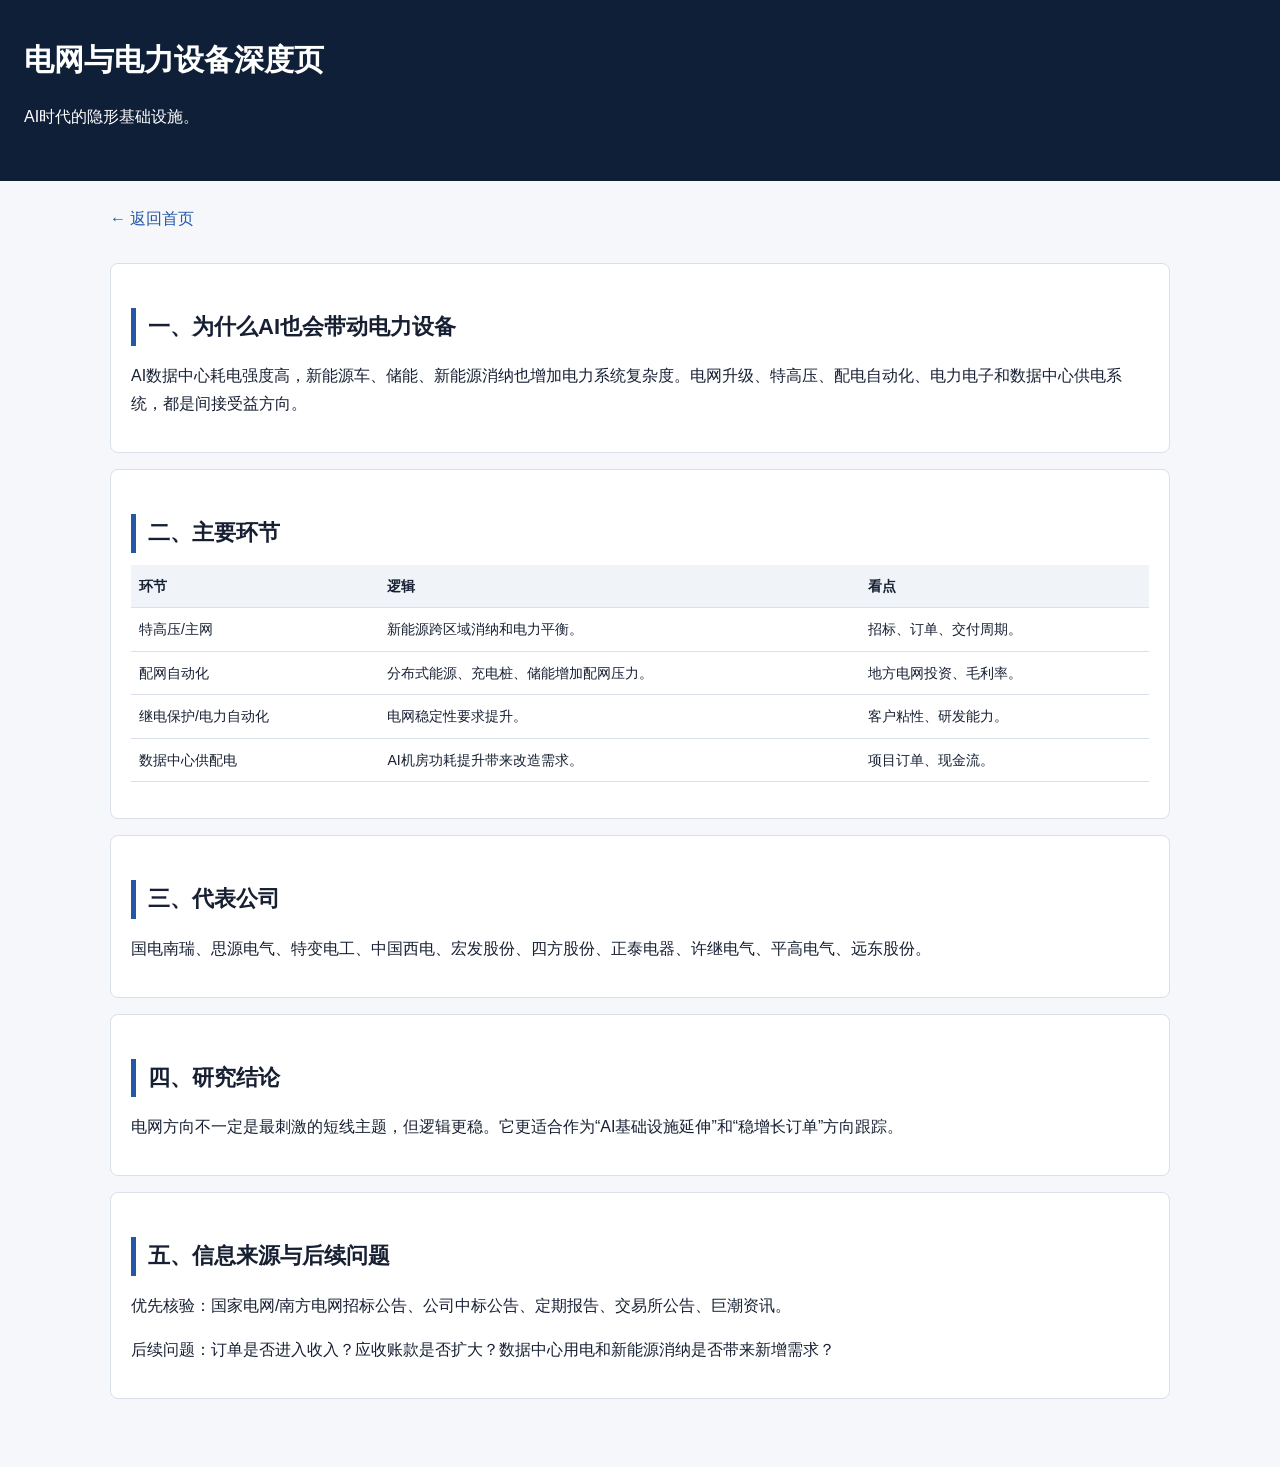
<file: pages/power-grid.html>
<!doctype html>
<html lang="zh-CN"><head><meta charset="utf-8"><meta name="viewport" content="width=device-width, initial-scale=1"><title>电网与电力设备深度页</title><style>body{margin:0;background:#f5f7fa;color:#172033;font-family:"Microsoft YaHei","PingFang SC","Segoe UI",Arial,sans-serif;line-height:1.75}header{background:#0f1f38;color:#fff;padding:34px 24px}main{max-width:1060px;margin:0 auto;padding:24px 18px 52px}a{color:#2457a6;text-decoration:none}section{background:#fff;border:1px solid #d9e0ea;border-radius:8px;padding:18px 20px;margin:16px 0}h1{margin:0 0 8px;font-size:30px}h2{font-size:22px;margin:26px 0 12px;border-left:5px solid #2457a6;padding-left:12px}table{width:100%;border-collapse:collapse;margin:12px 0 18px;font-size:14px}th,td{border-bottom:1px solid #d9e0ea;padding:9px 8px;text-align:left;vertical-align:top}th{background:#f0f4f9}.back{display:inline-block;margin-bottom:14px}</style></head>
<body><header><h1>电网与电力设备深度页</h1><p>AI时代的隐形基础设施。</p></header><main><a class="back" href="../index.html">← 返回首页</a>
<section><h2>一、为什么AI也会带动电力设备</h2><p>AI数据中心耗电强度高，新能源车、储能、新能源消纳也增加电力系统复杂度。电网升级、特高压、配电自动化、电力电子和数据中心供电系统，都是间接受益方向。</p></section>
<section><h2>二、主要环节</h2><table><thead><tr><th>环节</th><th>逻辑</th><th>看点</th></tr></thead><tbody><tr><td>特高压/主网</td><td>新能源跨区域消纳和电力平衡。</td><td>招标、订单、交付周期。</td></tr><tr><td>配网自动化</td><td>分布式能源、充电桩、储能增加配网压力。</td><td>地方电网投资、毛利率。</td></tr><tr><td>继电保护/电力自动化</td><td>电网稳定性要求提升。</td><td>客户粘性、研发能力。</td></tr><tr><td>数据中心供配电</td><td>AI机房功耗提升带来改造需求。</td><td>项目订单、现金流。</td></tr></tbody></table></section>
<section><h2>三、代表公司</h2><p>国电南瑞、思源电气、特变电工、中国西电、宏发股份、四方股份、正泰电器、许继电气、平高电气、远东股份。</p></section>
<section><h2>四、研究结论</h2><p>电网方向不一定是最刺激的短线主题，但逻辑更稳。它更适合作为“AI基础设施延伸”和“稳增长订单”方向跟踪。</p></section>
<section><h2>五、信息来源与后续问题</h2><p>优先核验：国家电网/南方电网招标公告、公司中标公告、定期报告、交易所公告、巨潮资讯。</p><p>后续问题：订单是否进入收入？应收账款是否扩大？数据中心用电和新能源消纳是否带来新增需求？</p></section>
</main></body></html>
</file>
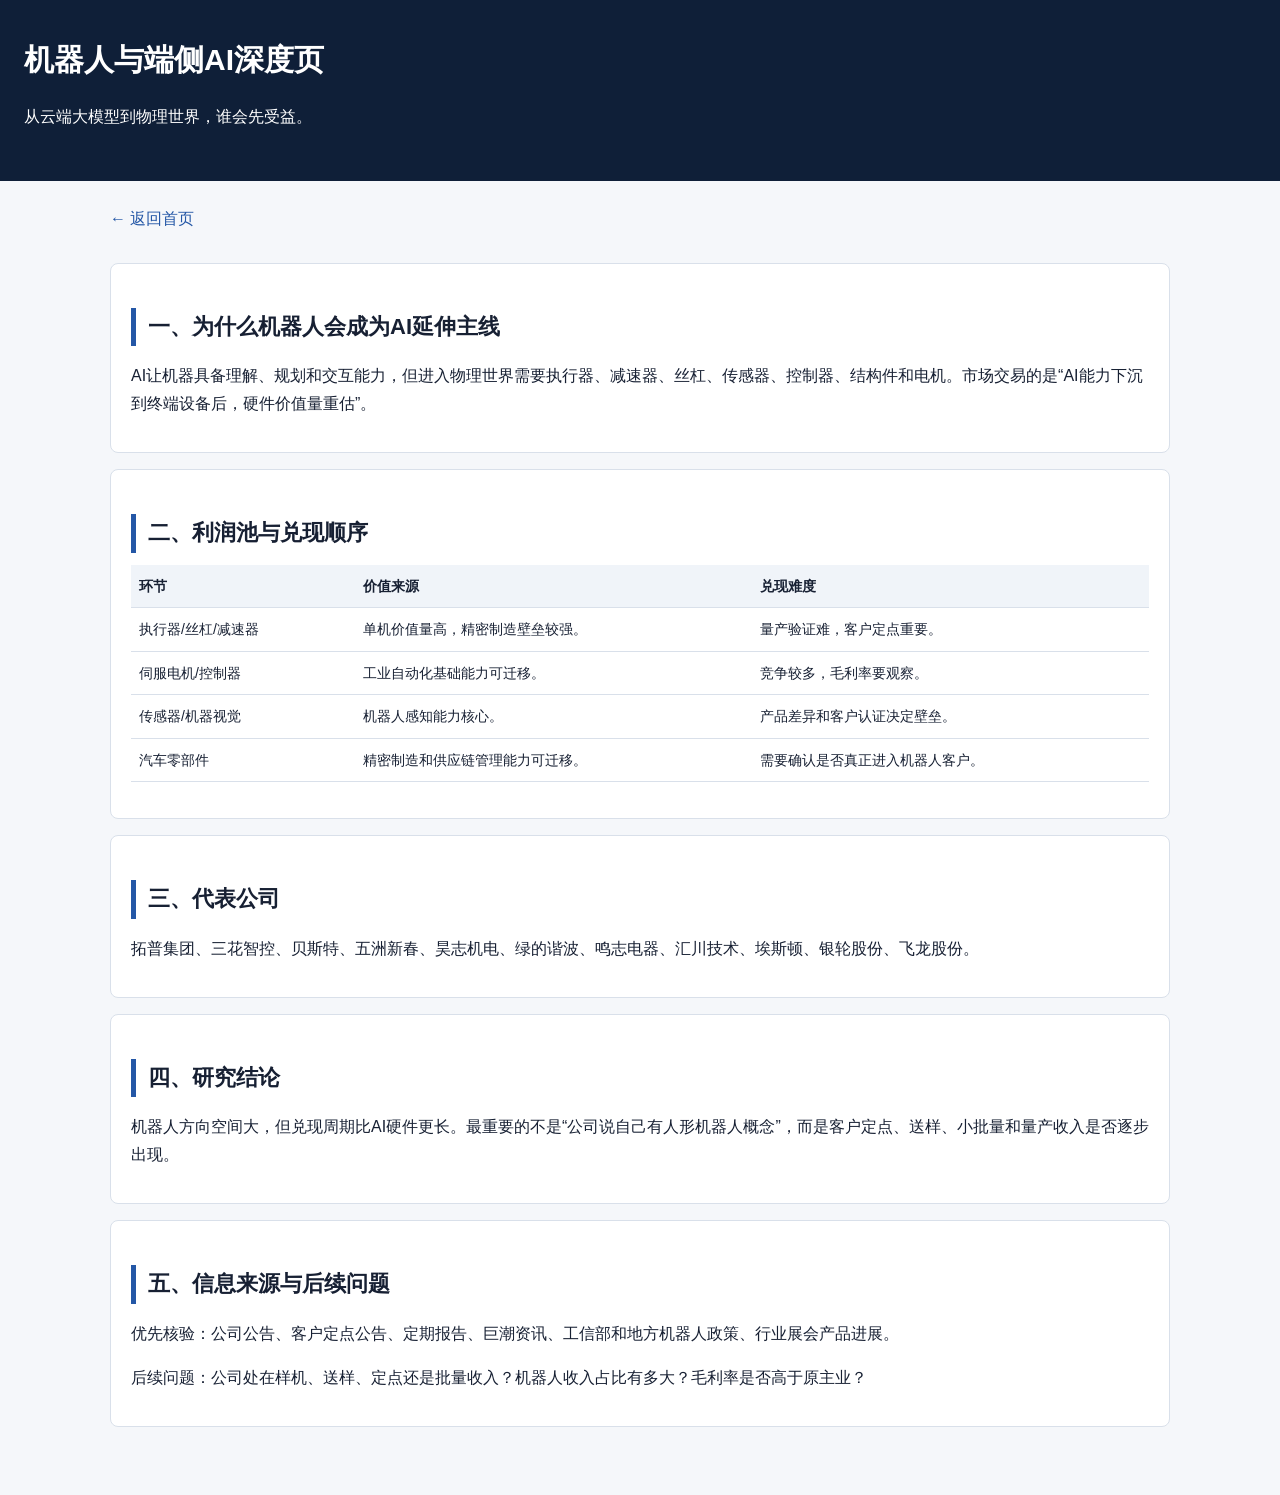
<file: pages/robotics.html>
<!doctype html>
<html lang="zh-CN"><head><meta charset="utf-8"><meta name="viewport" content="width=device-width, initial-scale=1"><title>机器人与端侧AI深度页</title><style>body{margin:0;background:#f5f7fa;color:#172033;font-family:"Microsoft YaHei","PingFang SC","Segoe UI",Arial,sans-serif;line-height:1.75}header{background:#0f1f38;color:#fff;padding:34px 24px}main{max-width:1060px;margin:0 auto;padding:24px 18px 52px}a{color:#2457a6;text-decoration:none}section{background:#fff;border:1px solid #d9e0ea;border-radius:8px;padding:18px 20px;margin:16px 0}h1{margin:0 0 8px;font-size:30px}h2{font-size:22px;margin:26px 0 12px;border-left:5px solid #2457a6;padding-left:12px}table{width:100%;border-collapse:collapse;margin:12px 0 18px;font-size:14px}th,td{border-bottom:1px solid #d9e0ea;padding:9px 8px;text-align:left;vertical-align:top}th{background:#f0f4f9}.back{display:inline-block;margin-bottom:14px}</style></head>
<body><header><h1>机器人与端侧AI深度页</h1><p>从云端大模型到物理世界，谁会先受益。</p></header><main><a class="back" href="../index.html">← 返回首页</a>
<section><h2>一、为什么机器人会成为AI延伸主线</h2><p>AI让机器具备理解、规划和交互能力，但进入物理世界需要执行器、减速器、丝杠、传感器、控制器、结构件和电机。市场交易的是“AI能力下沉到终端设备后，硬件价值量重估”。</p></section>
<section><h2>二、利润池与兑现顺序</h2><table><thead><tr><th>环节</th><th>价值来源</th><th>兑现难度</th></tr></thead><tbody><tr><td>执行器/丝杠/减速器</td><td>单机价值量高，精密制造壁垒较强。</td><td>量产验证难，客户定点重要。</td></tr><tr><td>伺服电机/控制器</td><td>工业自动化基础能力可迁移。</td><td>竞争较多，毛利率要观察。</td></tr><tr><td>传感器/机器视觉</td><td>机器人感知能力核心。</td><td>产品差异和客户认证决定壁垒。</td></tr><tr><td>汽车零部件</td><td>精密制造和供应链管理能力可迁移。</td><td>需要确认是否真正进入机器人客户。</td></tr></tbody></table></section>
<section><h2>三、代表公司</h2><p>拓普集团、三花智控、贝斯特、五洲新春、昊志机电、绿的谐波、鸣志电器、汇川技术、埃斯顿、银轮股份、飞龙股份。</p></section>
<section><h2>四、研究结论</h2><p>机器人方向空间大，但兑现周期比AI硬件更长。最重要的不是“公司说自己有人形机器人概念”，而是客户定点、送样、小批量和量产收入是否逐步出现。</p></section>
<section><h2>五、信息来源与后续问题</h2><p>优先核验：公司公告、客户定点公告、定期报告、巨潮资讯、工信部和地方机器人政策、行业展会产品进展。</p><p>后续问题：公司处在样机、送样、定点还是批量收入？机器人收入占比有多大？毛利率是否高于原主业？</p></section>
</main></body></html>
</file>
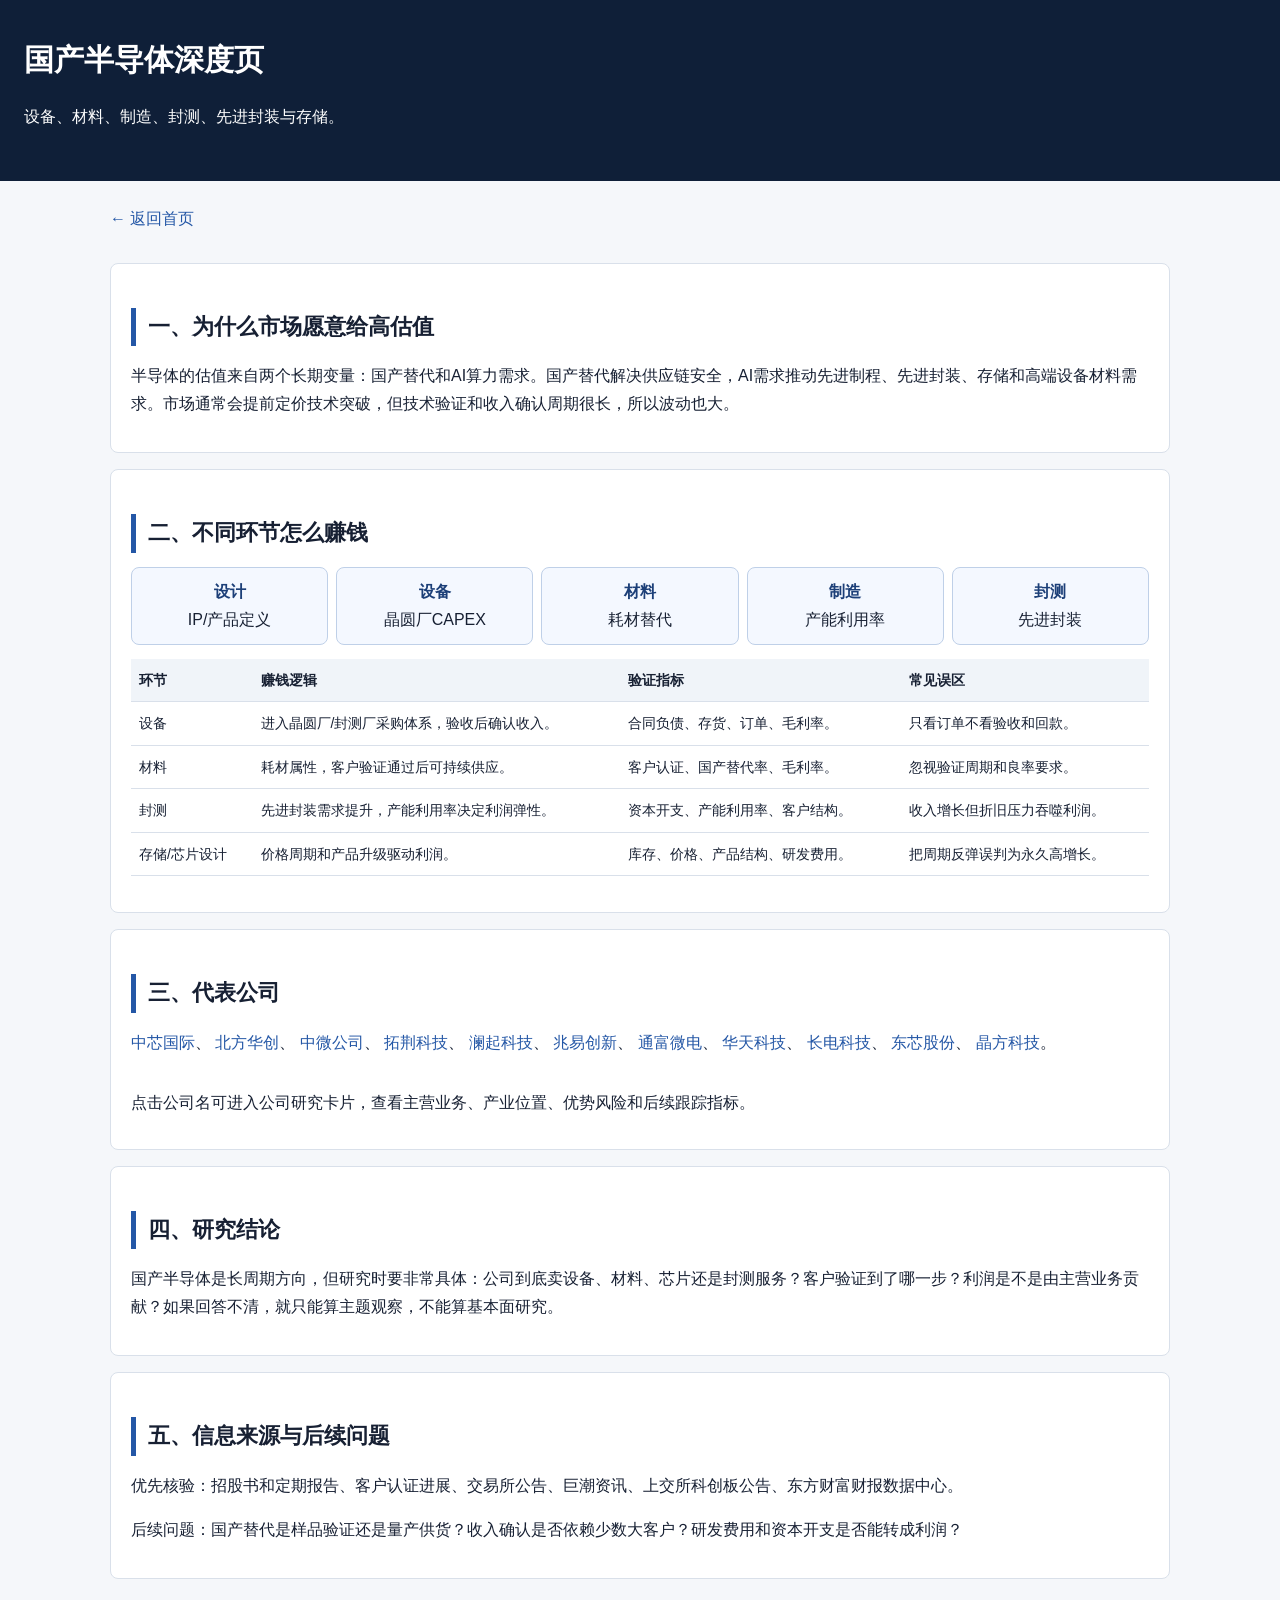
<file: pages/semiconductor.html>
<!doctype html>
<html lang="zh-CN">
<head>
  <meta charset="utf-8"><meta name="viewport" content="width=device-width, initial-scale=1">
  <title>国产半导体深度页</title>
  <style>body{margin:0;background:#f5f7fa;color:#172033;font-family:"Microsoft YaHei","PingFang SC","Segoe UI",Arial,sans-serif;line-height:1.75}header{background:#0f1f38;color:#fff;padding:34px 24px}main{max-width:1060px;margin:0 auto;padding:24px 18px 52px}a{color:#2457a6;text-decoration:none}section{background:#fff;border:1px solid #d9e0ea;border-radius:8px;padding:18px 20px;margin:16px 0}h1{margin:0 0 8px;font-size:30px}h2{font-size:22px;margin:26px 0 12px;border-left:5px solid #2457a6;padding-left:12px}table{width:100%;border-collapse:collapse;margin:12px 0 18px;font-size:14px}th,td{border-bottom:1px solid #d9e0ea;padding:9px 8px;text-align:left;vertical-align:top}th{background:#f0f4f9}.back{display:inline-block;margin-bottom:14px}.map{display:grid;grid-template-columns:repeat(5,1fr);gap:8px;margin:14px 0}.node{background:#f4f8ff;border:1px solid #bfd0e8;border-radius:8px;padding:10px;text-align:center}.node strong{display:block;color:#1c3f78}@media(max-width:800px){.map{grid-template-columns:1fr}}</style>
</head>
<body><header><h1>国产半导体深度页</h1><p>设备、材料、制造、封测、先进封装与存储。</p></header>
<main><a class="back" href="../index.html">← 返回首页</a>
  <section><h2>一、为什么市场愿意给高估值</h2><p>半导体的估值来自两个长期变量：国产替代和AI算力需求。国产替代解决供应链安全，AI需求推动先进制程、先进封装、存储和高端设备材料需求。市场通常会提前定价技术突破，但技术验证和收入确认周期很长，所以波动也大。</p></section>
  <section><h2>二、不同环节怎么赚钱</h2><div class="map"><div class="node"><strong>设计</strong><span>IP/产品定义</span></div><div class="node"><strong>设备</strong><span>晶圆厂CAPEX</span></div><div class="node"><strong>材料</strong><span>耗材替代</span></div><div class="node"><strong>制造</strong><span>产能利用率</span></div><div class="node"><strong>封测</strong><span>先进封装</span></div></div><table><thead><tr><th>环节</th><th>赚钱逻辑</th><th>验证指标</th><th>常见误区</th></tr></thead><tbody><tr><td>设备</td><td>进入晶圆厂/封测厂采购体系，验收后确认收入。</td><td>合同负债、存货、订单、毛利率。</td><td>只看订单不看验收和回款。</td></tr><tr><td>材料</td><td>耗材属性，客户验证通过后可持续供应。</td><td>客户认证、国产替代率、毛利率。</td><td>忽视验证周期和良率要求。</td></tr><tr><td>封测</td><td>先进封装需求提升，产能利用率决定利润弹性。</td><td>资本开支、产能利用率、客户结构。</td><td>收入增长但折旧压力吞噬利润。</td></tr><tr><td>存储/芯片设计</td><td>价格周期和产品升级驱动利润。</td><td>库存、价格、产品结构、研发费用。</td><td>把周期反弹误判为永久高增长。</td></tr></tbody></table></section>
  <section><h2>三、代表公司</h2><p>
    <a href="company.html?code=688981">中芯国际</a>、
    <a href="company.html?code=002371">北方华创</a>、
    <a href="company.html?code=688012">中微公司</a>、
    <a href="company.html?code=688072">拓荆科技</a>、
    <a href="company.html?code=688008">澜起科技</a>、
    <a href="company.html?code=603986">兆易创新</a>、
    <a href="company.html?code=002156">通富微电</a>、
    <a href="company.html?code=002185">华天科技</a>、
    <a href="company.html?code=600584">长电科技</a>、
    <a href="company.html?code=688110">东芯股份</a>、
    <a href="company.html?code=603005">晶方科技</a>。
  </p><p class="back">点击公司名可进入公司研究卡片，查看主营业务、产业位置、优势风险和后续跟踪指标。</p></section>
  <section><h2>四、研究结论</h2><p>国产半导体是长周期方向，但研究时要非常具体：公司到底卖设备、材料、芯片还是封测服务？客户验证到了哪一步？利润是不是由主营业务贡献？如果回答不清，就只能算主题观察，不能算基本面研究。</p></section>
  <section><h2>五、信息来源与后续问题</h2><p>优先核验：招股书和定期报告、客户认证进展、交易所公告、巨潮资讯、上交所科创板公告、东方财富财报数据中心。</p><p>后续问题：国产替代是样品验证还是量产供货？收入确认是否依赖少数大客户？研发费用和资本开支是否能转成利润？</p></section>
</main></body></html>
</file>
<file: assets/styles.css>
:root{
  --bg:#f5f7fa;--panel:#fff;--ink:#172033;--muted:#667085;--line:#d9e0ea;
  --blue:#2457a6;--blue2:#e9f1ff;--green:#247a4b;--green2:#e8f6ee;
  --red:#b83232;--red2:#fdebec;--amber:#9a6500;--amber2:#fff4d8;--purple:#6046a8;--purple2:#f0ecff;
}
*{box-sizing:border-box}
body{margin:0;background:var(--bg);color:var(--ink);font-family:"Microsoft YaHei","PingFang SC","Segoe UI",Arial,sans-serif;line-height:1.72}
a{color:var(--blue);text-decoration:none}
.wrap{max-width:1220px;margin:0 auto;padding:0 22px}
.site-header{background:#0f1f38;color:#fff;padding:42px 0 34px;border-bottom:1px solid #253b5c}
.site-header.compact{padding:30px 0 26px}
.header-grid{display:grid;grid-template-columns:1fr 320px;gap:22px;align-items:end}
.header-panel{border:1px solid #3d5578;border-radius:8px;padding:16px;background:#162b4a}
.header-panel strong{display:block;margin-bottom:8px}.header-panel span{color:#c9d6ee;font-size:14px}
.eyebrow{margin:0 0 8px;color:#80d7e0;font-weight:700;font-size:13px;text-transform:uppercase;letter-spacing:.04em}
h1{margin:0 0 10px;font-size:34px;line-height:1.18;letter-spacing:0}.subtitle{margin:0;color:#c9d6ee;font-size:15px;max-width:820px}
.top-nav{position:sticky;top:0;z-index:5;background:#fff;border-bottom:1px solid var(--line)}
.top-nav .wrap{display:flex;gap:18px;overflow:auto;white-space:nowrap;padding-top:10px;padding-bottom:10px}
.top-nav a{font-size:14px;font-weight:700;color:#24364f}
main{padding-top:20px;padding-bottom:56px}.panel,.notice{background:var(--panel);border:1px solid var(--line);border-radius:8px;padding:18px 20px;margin:16px 0}
.notice{background:var(--amber2);color:#5e4300;border-color:#efd18c}
h2{margin:28px 0 14px;font-size:23px;border-left:5px solid var(--blue);padding-left:12px}
h3{margin:22px 0 10px;font-size:18px}.small,.muted{color:var(--muted);font-size:13px}
.grid{display:grid;grid-template-columns:repeat(4,minmax(0,1fr));gap:12px}.grid-3{display:grid;grid-template-columns:repeat(3,minmax(0,1fr));gap:12px}.grid-2{display:grid;grid-template-columns:repeat(2,minmax(0,1fr));gap:12px}
.card{border:1px solid var(--line);border-radius:8px;background:#fbfdff;padding:14px;min-height:86px}.card strong{display:block;color:#1c3f78;margin-bottom:6px}.card p{margin:6px 0}
.metric .value{font-size:24px;font-weight:800}.metric .label{color:var(--muted);font-size:13px}.metric .note{color:var(--muted);font-size:12px}
table{width:100%;border-collapse:collapse;margin:12px 0 18px;font-size:14px}th,td{border-bottom:1px solid var(--line);padding:9px 8px;text-align:left;vertical-align:top}th{background:#f0f4f9;color:#263852}
.tag{display:inline-block;border-radius:999px;padding:2px 8px;font-size:12px;margin:2px 4px 2px 0;background:var(--blue2);color:var(--blue);border:1px solid #c8d9f5}
.tag.good{background:var(--green2);color:var(--green);border-color:#bddfc8}.tag.warn{background:var(--amber2);color:var(--amber);border-color:#efd18c}.tag.risk{background:var(--red2);color:var(--red);border-color:#f5c2c5}.tag.idea{background:var(--purple2);color:var(--purple);border-color:#d8cdfb}.tag.muted-tag{background:#f2f4f7;color:var(--muted);border-color:#d0d5dd}
.status-high{color:var(--green);font-weight:800}.status-watch{color:var(--amber);font-weight:800}.status-risk{color:var(--red);font-weight:800}.status-theme{color:var(--purple);font-weight:800}
.flow{display:grid;grid-template-columns:repeat(5,minmax(0,1fr));gap:8px;margin:14px 0}.flow .node{border:1px solid #bfd0e8;border-radius:8px;background:#f4f8ff;padding:12px;text-align:center}.node strong{display:block;color:#1c3f78}
.search{width:100%;border:1px solid var(--line);border-radius:8px;padding:11px 12px;font-size:15px;margin:8px 0 12px}
.source{border-left:4px solid var(--blue);padding:10px 12px;background:#f7faff;border-radius:6px;margin:8px 0}.quote{border-left:4px solid var(--amber);padding:10px 12px;background:#fffaf0;border-radius:6px;margin:12px 0}
.pill-row{margin:6px 0}.section-actions{display:flex;gap:10px;flex-wrap:wrap;margin-top:10px}
.button{display:inline-block;border:1px solid #bfd0e8;background:#f4f8ff;border-radius:8px;padding:8px 10px;font-weight:700}
.steps{counter-reset:item;list-style:none;padding:0;margin:12px 0 18px}.steps li{position:relative;margin:8px 0;padding:10px 12px 10px 42px;border:1px solid var(--line);border-radius:8px;background:#fbfdff}.steps li:before{counter-increment:item;content:counter(item);position:absolute;left:12px;top:10px;width:22px;height:22px;border-radius:50%;background:var(--blue);color:#fff;text-align:center;line-height:22px;font-size:12px;font-weight:800}
@media(max-width:900px){.header-grid,.grid,.grid-2,.grid-3,.flow{grid-template-columns:1fr}.wrap{padding:0 12px}h1{font-size:27px}.panel{padding:15px 12px}table{font-size:13px}th,td{padding:8px 6px}}
</file>
